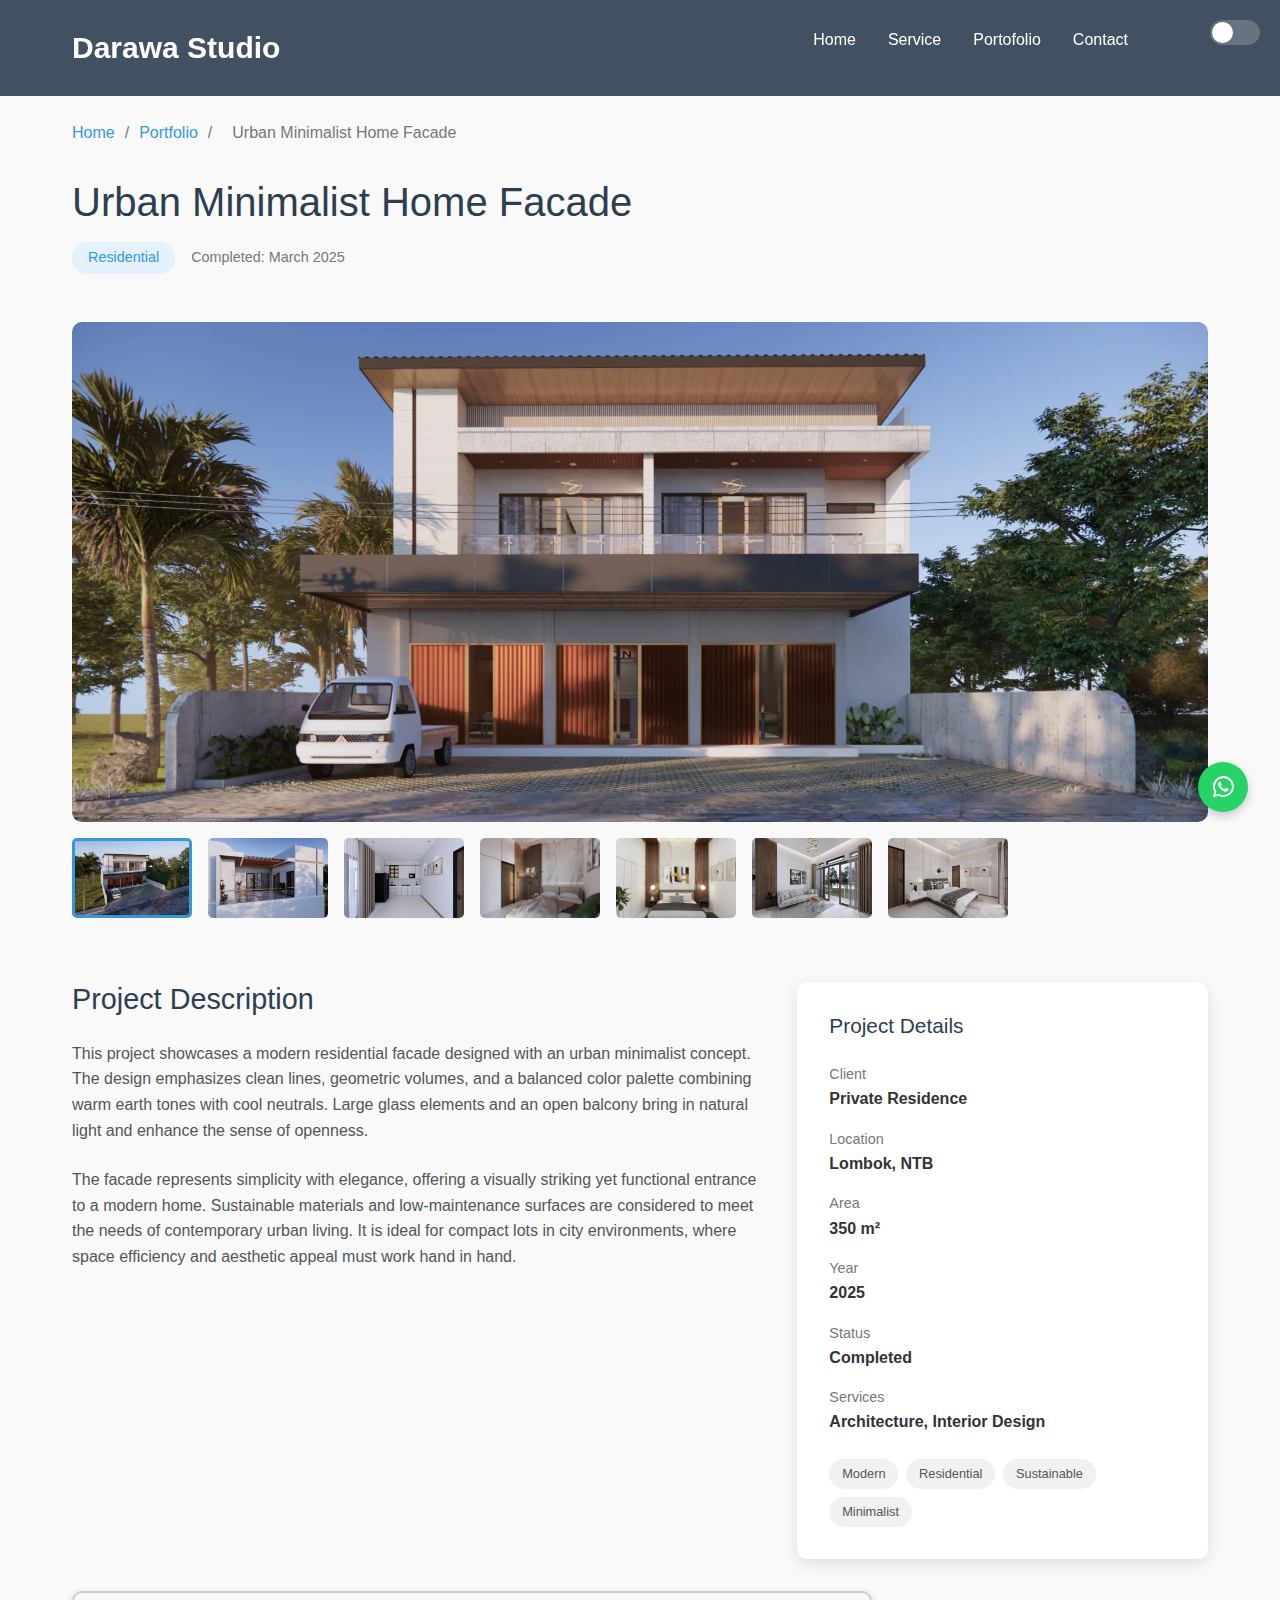
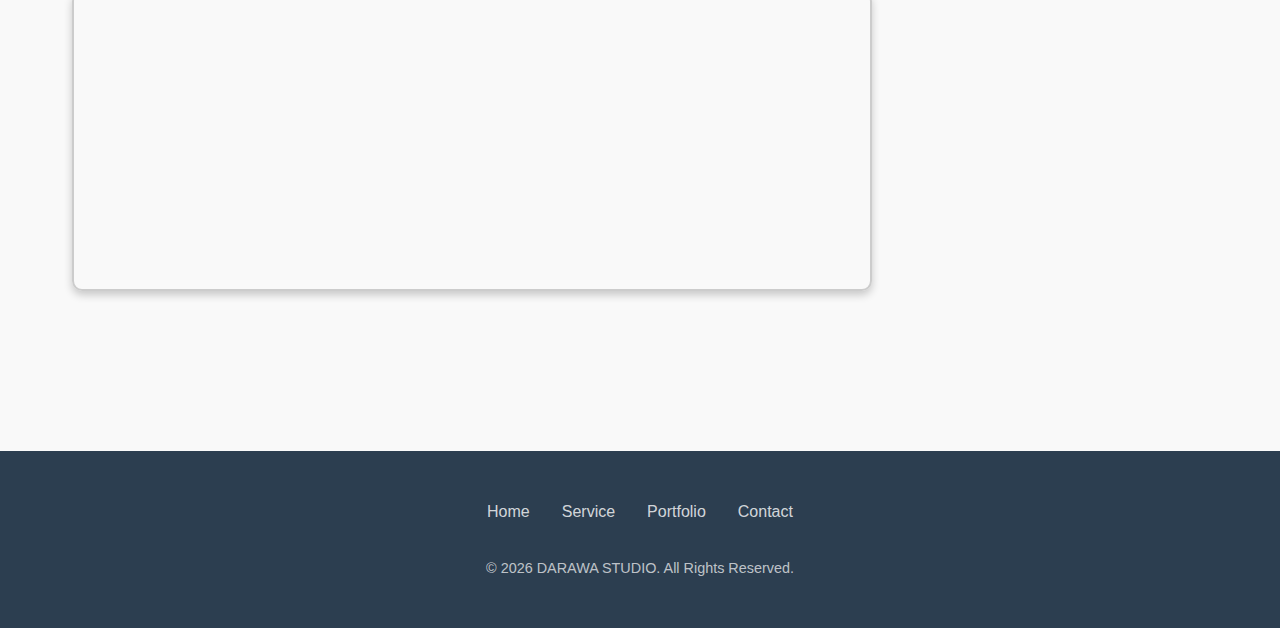
<file: 1.html>
<!DOCTYPE html>
<html lang="en">
  <head>
    <meta charset="UTF-8" />
    <meta name="viewport" content="width=device-width, initial-scale=1.0" />
    <title>DARAWA STUDIO</title>
    <link
      rel="stylesheet"
      href="https://cdnjs.cloudflare.com/ajax/libs/font-awesome/6.0.0-beta2/css/all.min.css"
    />
    <link
      href="https://cdn.jsdelivr.net/npm/bootstrap@5.3.2/dist/css/bootstrap.min.css"
      rel="stylesheet"
    />
    <style>
      /* Reset and Base Styles */
      * {
        margin: 0;
        padding: 0;
        box-sizing: border-box;
        font-family: "Poppins", sans-serif;
      }

      body {
        background-color: #f9f9f9;
        color: #333;
        line-height: 1.6;
        overflow-x: hidden;
      }

      /* Header */
      header {
        background: linear-gradient(135deg, #2c3e50, #3498db);
        color: white;
        padding: 1.5rem;
        position: relative;
        overflow: hidden;
      }

      nav {
        display: flex;
        justify-content: space-between;
        align-items: center;
        position: fixed;
        top: 0;
        left: 0;
        width: 100%;
        padding: 1.5rem;
        z-index: 1000;
        transition: all 0.3s ease;
        background-color: rgba(44, 62, 80, 0.9);
      }

      .nav-container {
        display: flex;
        justify-content: space-between;
        align-items: center;
        width: 100%;
        max-width: 1200px;
        margin: 0 auto;
        padding: 0 2rem;
      }

      .logo {
        font-size: 1.8rem;
        font-weight: 700;
        cursor: pointer;
        color: white;
      }

      .nav-links {
        display: flex;
        list-style: none;
        margin-right: 80px;
      }

      .nav-links li {
        margin-left: 2rem;
      }

      .nav-links a {
        color: white;
        text-decoration: none;
        font-weight: 500;
        transition: color 0.3s;
      }

      .nav-links a:hover {
        color: #74b9ff;
      }

      .burger {
        display: none;
        cursor: pointer;
        width: 0.1px;
        padding-top: 25px;
      }

      .burger div {
        width: 25px;
        height: 3px;
        align-items: center;
        display: flex;
        justify-content: center;
        padding-left: 50%;
        background-color: white;
        margin: 5px;
        transition: all 0.3s ease;
      }

      /* Project Detail Styles */
      .project-detail {
        padding: 120px 2rem 5rem;
        max-width: 1200px;
        margin: 0 auto;
      }

      .project-breadcrumb {
        margin-bottom: 2rem;
        display: flex;
        align-items: center;
      }

      .project-breadcrumb a {
        color: #3498db;
        text-decoration: none;
        transition: color 0.3s;
      }

      .project-breadcrumb a:hover {
        color: #2c3e50;
      }

      .project-breadcrumb span {
        margin: 0 10px;
        color: #777;
      }

      .project-heading {
        margin-bottom: 3rem;
      }

      .project-heading h1 {
        font-size: 2.5rem;
        color: #2c3e50;
        margin-bottom: 1rem;
      }

      .project-meta {
        display: flex;
        align-items: center;
        margin-bottom: 1rem;
        flex-wrap: wrap;
      }

      .project-category {
        background-color: #e3f2fd;
        color: #3498db;
        padding: 0.3rem 1rem;
        border-radius: 30px;
        font-size: 0.9rem;
        margin-right: 1rem;
      }

      .project-date {
        color: #777;
        font-size: 0.9rem;
      }

      /* Image Gallery */
      .project-gallery {
        margin-bottom: 3rem;
      }

      .gallery-main {
        position: relative;
        height: 500px;
        overflow: hidden;
        border-radius: 10px;
        margin-bottom: 1rem;
      }

      .gallery-main img {
        width: 100%;
        height: 100%;
        object-fit: cover;
        transition: transform 0.5s;
      }

      .gallery-thumbnails {
        display: flex;
        gap: 1rem;
        overflow-x: auto;
        padding-bottom: 1rem;
      }

      .gallery-thumbnail {
        width: 120px;
        height: 80px;
        border-radius: 5px;
        overflow: hidden;
        cursor: pointer;
        transition: transform 0.3s;
      }

      .gallery-thumbnail:hover {
        transform: translateY(-5px);
      }

      .gallery-thumbnail img {
        width: 100%;
        height: 100%;
        object-fit: cover;
      }

      .gallery-thumbnail.active {
        border: 3px solid #3498db;
      }

      /* Project Content */
      .project-content {
        display: flex;
        flex-wrap: wrap;
        gap: 2rem;
      }

      .project-description {
        flex: 2;
        min-width: 300px;
      }

      .project-description h2 {
        font-size: 1.8rem;
        color: #2c3e50;
        margin-bottom: 1.5rem;
      }

      .project-description p {
        margin-bottom: 1.5rem;
        color: #555;
      }

      .project-details {
        flex: 1;
        min-width: 250px;
        background-color: white;
        padding: 2rem;
        border-radius: 10px;
        box-shadow: 0 5px 15px rgba(0, 0, 0, 0.1);
      }

      .project-details h3 {
        font-size: 1.3rem;
        color: #2c3e50;
        margin-bottom: 1.5rem;
      }

      .project-detail-item {
        margin-bottom: 1rem;
        display: flex;
        flex-direction: column;
      }

      .detail-label {
        color: #777;
        font-size: 0.9rem;
      }

      .detail-value {
        font-weight: 600;
        color: #333;
      }

      .project-tags {
        display: flex;
        flex-wrap: wrap;
        gap: 0.5rem;
        margin-top: 1.5rem;
      }

      .project-tag {
        background-color: #f1f1f1;
        color: #555;
        padding: 0.3rem 0.8rem;
        border-radius: 20px;
        font-size: 0.8rem;
      }

      /* Related Projects */
      .related-projects {
        margin-top: 5rem;
      }

      .related-projects h2 {
        font-size: 1.8rem;
        color: #2c3e50;
        margin-bottom: 2rem;
      }

      .related-grid {
        display: grid;
        grid-template-columns: repeat(auto-fill, minmax(300px, 1fr));
        gap: 2rem;
      }

      /* Project Navigation */
      .project-navigation {
        display: flex;
        justify-content: space-between;
        margin-top: 5rem;
        padding-top: 2rem;
        border-top: 1px solid #eee;
      }

      .nav-item {
        display: flex;
        align-items: center;
        text-decoration: none;
        color: #333;
        transition: color 0.3s;
      }

      .nav-item:hover {
        color: #3498db;
      }

      .nav-item i {
        margin: 0 10px;
      }

      .nav-prev i {
        margin-right: 10px;
      }

      .nav-next i {
        margin-left: 10px;
      }

      /* Footer */
      footer {
        background-color: #2c3e50;
        color: white;
        text-align: center;
        padding: 2rem;
        margin-top: 5rem;
      }

      .footer-content {
        max-width: 800px;
        margin: 0 auto;
      }

      .footer-links {
        display: flex;
        justify-content: center;
        gap: 2rem;
        margin: 1rem 0;
      }

      .footer-link {
        color: rgba(255, 255, 255, 0.8);
        text-decoration: none;
        transition: color 0.3s;
      }

      .footer-link:hover {
        color: #74b9ff;
      }

      .copyright {
        margin-top: 2rem;
        color: rgba(255, 255, 255, 0.7);
        font-size: 0.9rem;
      }

      /* WhatsApp button */
      .whatsapp-float {
        position: fixed;
        bottom: 5.5rem;
        right: 2rem;
        width: 50px;
        height: 50px;
        background-color: #25d366;
        color: white;
        border-radius: 50%;
        display: flex;
        align-items: center;
        justify-content: center;
        cursor: pointer;
        box-shadow: 0 4px 10px rgba(0, 0, 0, 0.2);
        z-index: 1000;
        transition: transform 0.3s, box-shadow 0.3s;
        text-decoration: none;
      }

      .whatsapp-float:hover {
        transform: translateY(-5px);
        box-shadow: 0 8px 15px rgba(0, 0, 0, 0.25);
      }

      .whatsapp-float i {
        font-size: 1.5rem;
      }

      /* Scroll to top button */
      .scroll-top {
        position: fixed;
        bottom: 2rem;
        right: 2rem;
        width: 40px;
        height: 40px;
        background-color: #3498db;
        color: white;
        border-radius: 50%;
        display: flex;
        align-items: center;
        justify-content: center;
        cursor: pointer;
        opacity: 0;
        visibility: hidden;
        transition: opacity 0.3s, visibility 0.3s, background-color 0.3s;
        z-index: 1000;
      }

      .scroll-top.show {
        opacity: 1;
        visibility: visible;
      }

      .scroll-top:hover {
        background-color: #2c3e50;
      }

      /* Dark Mode Styles */
      .dark-mode {
        background-color: #222;
        color: #f1f1f1;
      }

      .dark-mode .project-heading h1,
      .dark-mode .project-description h2,
      .dark-mode .project-details h3,
      .dark-mode .related-projects h2 {
        color: #f1f1f1;
      }

      .dark-mode .project-description p {
        color: #ccc;
      }

      .dark-mode .project-details {
        background-color: #333;
        box-shadow: 0 5px 15px rgba(0, 0, 0, 0.3);
      }

      .dark-mode .detail-value {
        color: #f1f1f1;
      }

      .dark-mode .project-tag {
        background-color: #444;
        color: #ccc;
      }

      .dark-mode .nav-item {
        color: #f1f1f1;
      }

      .dark-mode .project-breadcrumb a {
        color: #74b9ff;
      }

      .dark-mode .project-breadcrumb span {
        color: #aaa;
      }

      /* Responsive styles */
      @media screen and (max-width: 768px) {
        .nav-links {
          position: absolute;
          right: 0;
          top: 70px;
          background-color: #2c3e50;
          display: flex;
          flex-direction: column;
          align-items: center;
          width: 45%;
          transform: translateX(100%);
          transition: transform 0.5s ease-in;
          z-index: 100;
          margin-right: 0;
          border-radius: 25px;
        }

        .nav-links li {
          opacity: 0;
          margin: 1rem 0;
        }

        .burger {
          display: block;
        }

        .nav-active {
          transform: translateX(0%);
        }

        .gallery-main {
          height: 300px;
        }

        .project-content {
          flex-direction: column;
        }

        .project-details {
          width: 100%;
        }
      }

      /* Animation */
      @keyframes fadeIn {
        from {
          opacity: 0;
          transform: translateY(20px);
        }
        to {
          opacity: 1;
          transform: translateY(0);
        }
      }

      .fade-in {
        animation: fadeIn 0.8s ease forwards;
      }

      /* Theme Switch */
      .theme-switch {
        position: fixed;
        top: 20px;
        right: 20px;
        width: 50px;
        height: 25px;
        background-color: rgba(255, 255, 255, 0.2);
        border-radius: 25px;
        cursor: pointer;
        z-index: 1010;
      }

      .theme-switch::before {
        content: "";
        position: absolute;
        top: 2px;
        left: 2px;
        width: 21px;
        height: 21px;
        background-color: white;
        border-radius: 50%;
        transition: transform 0.3s;
      }

      .dark-mode .theme-switch::before {
        transform: translateX(25px);
      }

      /* maps */
      .map-container {
        width: 100%;
        max-width: 800px;
        height: 300px;
        border: 2px solid #ccc;
        border-radius: 10px;
        overflow: hidden;
        box-shadow: 0 4px 8px rgba(0, 0, 0, 0.2);
      }

      iframe {
        width: 100%;
        height: 100%;
        border: 0;
      }
    </style>
  </head>
  <body>
    <!-- Theme Switch -->
    <div class="theme-switch"></div>

    <!-- Header and Navigation -->
    <nav>
      <div class="nav-container">
        <a
          href="index.html#home"
          style="text-decoration: none; color: white; font-size: 30px"
          ><b>Darawa Studio</b></a
        >
        <ul class="nav-links">
          <li><a href="index.html#home">Home</a></li>
          <li><a href="index.html#Service">Service</a></li>
          <li><a href="index.html#portofolio">Portofolio</a></li>
          <li><a href="index.html#contact">Contact</a></li>
        </ul>
        <div class="burger">
          <div class="line1"></div>
          <div class="line2"></div>
          <div class="line3"></div>
        </div>
      </div>
    </nav>

    <!-- Project Detail Section -->
    <section class="project-detail">
      <div class="project-breadcrumb">
        <a href="index.html">Home</a>
        <span>/</span>
        <a href="index.html#portofolio">Portfolio</a>
        <span>/</span>
        <span id="project-name">Urban Minimalist Home Facade</span>
      </div>

      <div class="project-heading fade-in">
        <h1 id="project-title">Urban Minimalist Home Facade</h1>
        <div class="project-meta">
          <div class="project-category">Residential</div>
          <div class="project-date">Completed: March 2025</div>
        </div>
      </div>

      <div class="project-gallery fade-in">
        <div class="gallery-main">
          <img
            src="img/1-20250517T135053Z-1-001/1/1.2.jpg"
            alt="Project Main Image"
            id="main-image"
          />
        </div>
        <div class="gallery-thumbnails">
          <div class="gallery-thumbnail active" data-img="img/">
            <img src="img/1-20250517T135053Z-1-001/1/3.jpg" alt="Thumbnail 1" />
          </div>
          <div
            class="gallery-thumbnail"
            data-img="img/1-20250517T135053Z-1-001/1/5.jpg"
          >
            <img src="img/1-20250517T135053Z-1-001/1/5.jpg" alt="Thumbnail 2" />
          </div>
          <div
            class="gallery-thumbnail"
            data-img="img/1-20250517T135053Z-1-001/1/dapur.jpg"
          >
            <img
              src="img/1-20250517T135053Z-1-001/1/dapur.jpg"
              alt="Thumbnail 3"
            />
          </div>
          <div
            class="gallery-thumbnail"
            data-img="img/1-20250517T135053Z-1-001/1/k1.3.jpg"
          >
            <img
              src="img/1-20250517T135053Z-1-001/1/k1.3.jpg"
              alt="Thumbnail 5"
            />
          </div>
          <div
            class="gallery-thumbnail"
            data-img="img/1-20250517T135053Z-1-001/1/k2.jpg"
          >
            <img
              src="img/1-20250517T135053Z-1-001/1/k2.jpg"
              alt="Thumbnail 5"
            />
          </div>
          <div
            class="gallery-thumbnail"
            data-img="img/1-20250517T135053Z-1-001/1/kt.jpg"
          >
            <img
              src="img/1-20250517T135053Z-1-001/1/kt.jpg"
              alt="Thumbnail 5"
            />
          </div>
          <div
            class="gallery-thumbnail"
            data-img="img/1-20250517T135053Z-1-001/1/ku1.jpg"
          >
            <img
              src="img/1-20250517T135053Z-1-001/1/ku1.jpg"
              alt="Thumbnail 5"
            />
          </div>
        </div>
      </div>
      <div class="project-content">
        <div class="project-description fade-in">
          <h2>Project Description</h2>
          <p>
            This project showcases a modern residential facade designed with an
            urban minimalist concept. The design emphasizes clean lines,
            geometric volumes, and a balanced color palette combining warm earth
            tones with cool neutrals. Large glass elements and an open balcony
            bring in natural light and enhance the sense of openness.
          </p>
          <p>
            The facade represents simplicity with elegance, offering a visually
            striking yet functional entrance to a modern home. Sustainable
            materials and low-maintenance surfaces are considered to meet the
            needs of contemporary urban living. It is ideal for compact lots in
            city environments, where space efficiency and aesthetic appeal must
            work hand in hand.
          </p>
        </div>

        <div class="project-details fade-in">
          <h3>Project Details</h3>
          <div class="project-detail-item">
            <span class="detail-label">Client</span>
            <span class="detail-value">Private Residence</span>
          </div>
          <div class="project-detail-item">
            <span class="detail-label">Location</span>
            <span class="detail-value">Lombok, NTB</span>
          </div>
          <div class="project-detail-item">
            <span class="detail-label">Area</span>
            <span class="detail-value">350 m²</span>
          </div>
          <div class="project-detail-item">
            <span class="detail-label">Year</span>
            <span class="detail-value">2025</span>
          </div>
          <div class="project-detail-item">
            <span class="detail-label">Status</span>
            <span class="detail-value">Completed</span>
          </div>
          <div class="project-detail-item">
            <span class="detail-label">Services</span>
            <span class="detail-value">Architecture, Interior Design</span>
          </div>

          <div class="project-tags">
            <div class="project-tag">Modern</div>
            <div class="project-tag">Residential</div>
            <div class="project-tag">Sustainable</div>
            <div class="project-tag">Minimalist</div>
          </div>
        </div>
        <!-- disini maps!! -->
        <div class="map-container">
          <iframe
            src="https://www.google.com/maps/embed?pb=!1m18!1m12!1m3!1d126916.11867609498!2d106.6894299773169!3d-6.229728021398184!2m3!1f0!2f0!3f0!3m2!1i1024!2i768!4f13.1!3m3!1m2!1s0x2e69f1577f793e67%3A0x401576d14fedc50!2sJakarta!5e0!3m2!1sid!2sid!4v1700000000000!5m2!1sid!2sid"
            allowfullscreen=""
            loading="lazy"
            referrerpolicy="no-referrer-when-downgrade"
          >
          </iframe>
        </div>
      </div>
    </section>

    <!-- Footer -->
    <footer>
      <div class="footer-content">
        <div class="footer-links">
          <a href="index.html#home" class="footer-link">Home</a>
          <a href="index.html#Service" class="footer-link">Service</a>
          <a href="index.html#portofolio" class="footer-link">Portfolio</a>
          <a href="index.html#contact" class="footer-link">Contact</a>
        </div>
        <p class="copyright">
          &copy; <span id="current-year"></span> DARAWA STUDIO. All Rights
          Reserved.
        </p>
      </div>
    </footer>

    <!-- WhatsApp floating button -->
    <a
      href="https://wa.me/6285338213668"
      target="_blank"
      class="whatsapp-float"
    >
      <i class="fab fa-whatsapp"></i>
    </a>

    <!-- Scroll to top button -->
    <div class="scroll-top">
      <i class="fas fa-arrow-up"></i>
    </div>

    <script>
      // Preloader
      window.addEventListener("load", function () {
        document.body.classList.add("loaded");
      });

      // Navigation
      const navSlide = () => {
        const burger = document.querySelector(".burger");
        const nav = document.querySelector(".nav-links");
        const navLinks = document.querySelectorAll(".nav-links li");

        burger.addEventListener("click", () => {
          // Toggle Nav
          nav.classList.toggle("nav-active");

          // Animate Links
          navLinks.forEach((link, index) => {
            if (link.style.animation) {
              link.style.animation = "";
            } else {
              link.style.animation = `fadeIn 0.5s ease forwards ${
                index / 7 + 0.3
              }s`;
            }
          });

          // Burger Animation
          burger.classList.toggle("toggle");
        });
      };

      navSlide();

      // Smooth scrolling for navigation
      document.querySelectorAll('a[href^="#"]').forEach((anchor) => {
        anchor.addEventListener("click", function (e) {
          e.preventDefault();
          document.querySelector(this.getAttribute("href"))?.scrollIntoView({
            behavior: "smooth",
          });
        });
      });

      // Scroll to top button
      const scrollTopBtn = document.querySelector(".scroll-top");
      const navbar = document.querySelector("nav");

      window.addEventListener("scroll", () => {
        // Scroll to top button visibility
        if (window.pageYOffset > 300) {
          scrollTopBtn.classList.add("show");
        } else {
          scrollTopBtn.classList.remove("show");
        }

        // Navbar scroll effect
        if (window.pageYOffset > 50) {
          navbar.classList.add("scrolled");
        } else {
          navbar.classList.remove("scrolled");
        }
      });

      scrollTopBtn.addEventListener("click", () => {
        window.scrollTo({
          top: 0,
          behavior: "smooth",
        });
      });

      // Gallery image switcher
      const mainImage = document.getElementById("main-image");
      const thumbnails = document.querySelectorAll(".gallery-thumbnail");

      thumbnails.forEach((thumbnail) => {
        thumbnail.addEventListener("click", () => {
          // Update active class
          thumbnails.forEach((thumb) => thumb.classList.remove("active"));
          thumbnail.classList.add("active");

          // Update main image
          const imgSrc = thumbnail.getAttribute("data-img");
          mainImage.src = imgSrc;
          mainImage.style.opacity = "0";
          setTimeout(() => {
            mainImage.style.opacity = "1";
          }, 100);
        });
      });

      // Dark mode toggle
      const themeSwitch = document.querySelector(".theme-switch");

      themeSwitch.addEventListener("click", () => {
        document.body.classList.toggle("dark-mode");

        // Save theme preference to local storage
        if (document.body.classList.contains("dark-mode")) {
          localStorage.setItem("theme", "dark");
        } else {
          localStorage.setItem("theme", "light");
        }
      });

      // Check for saved theme preference
      if (localStorage.getItem("theme") === "dark") {
        document.body.classList.add("dark-mode");
      }

      // Set current year in footer
      document.getElementById("current-year").textContent =
        new Date().getFullYear();

      // Get URL parameters to update content based on project
      function getUrlParameter(name) {
        name = name.replace(/[\[]/, "\\[").replace(/[\]]/, "\\]");
        var regex = new RegExp("[\\?&]" + name + "=([^&#]*)");
        var results = regex.exec(location.search);
        return results === null
          ? ""
          : decodeURIComponent(results[1].replace(/\+/g, " "));
      }

      // Update project details based on URL parameter (for demonstration)
      const projectId = getUrlParameter("id");
      if (projectId) {
        // In a real implementation, you would fetch project details from a database
        // This is just a placeholder for demonstration
        console.log("Loading project ID:", projectId);
      }
    </script>
  </body>
</html>
</file>
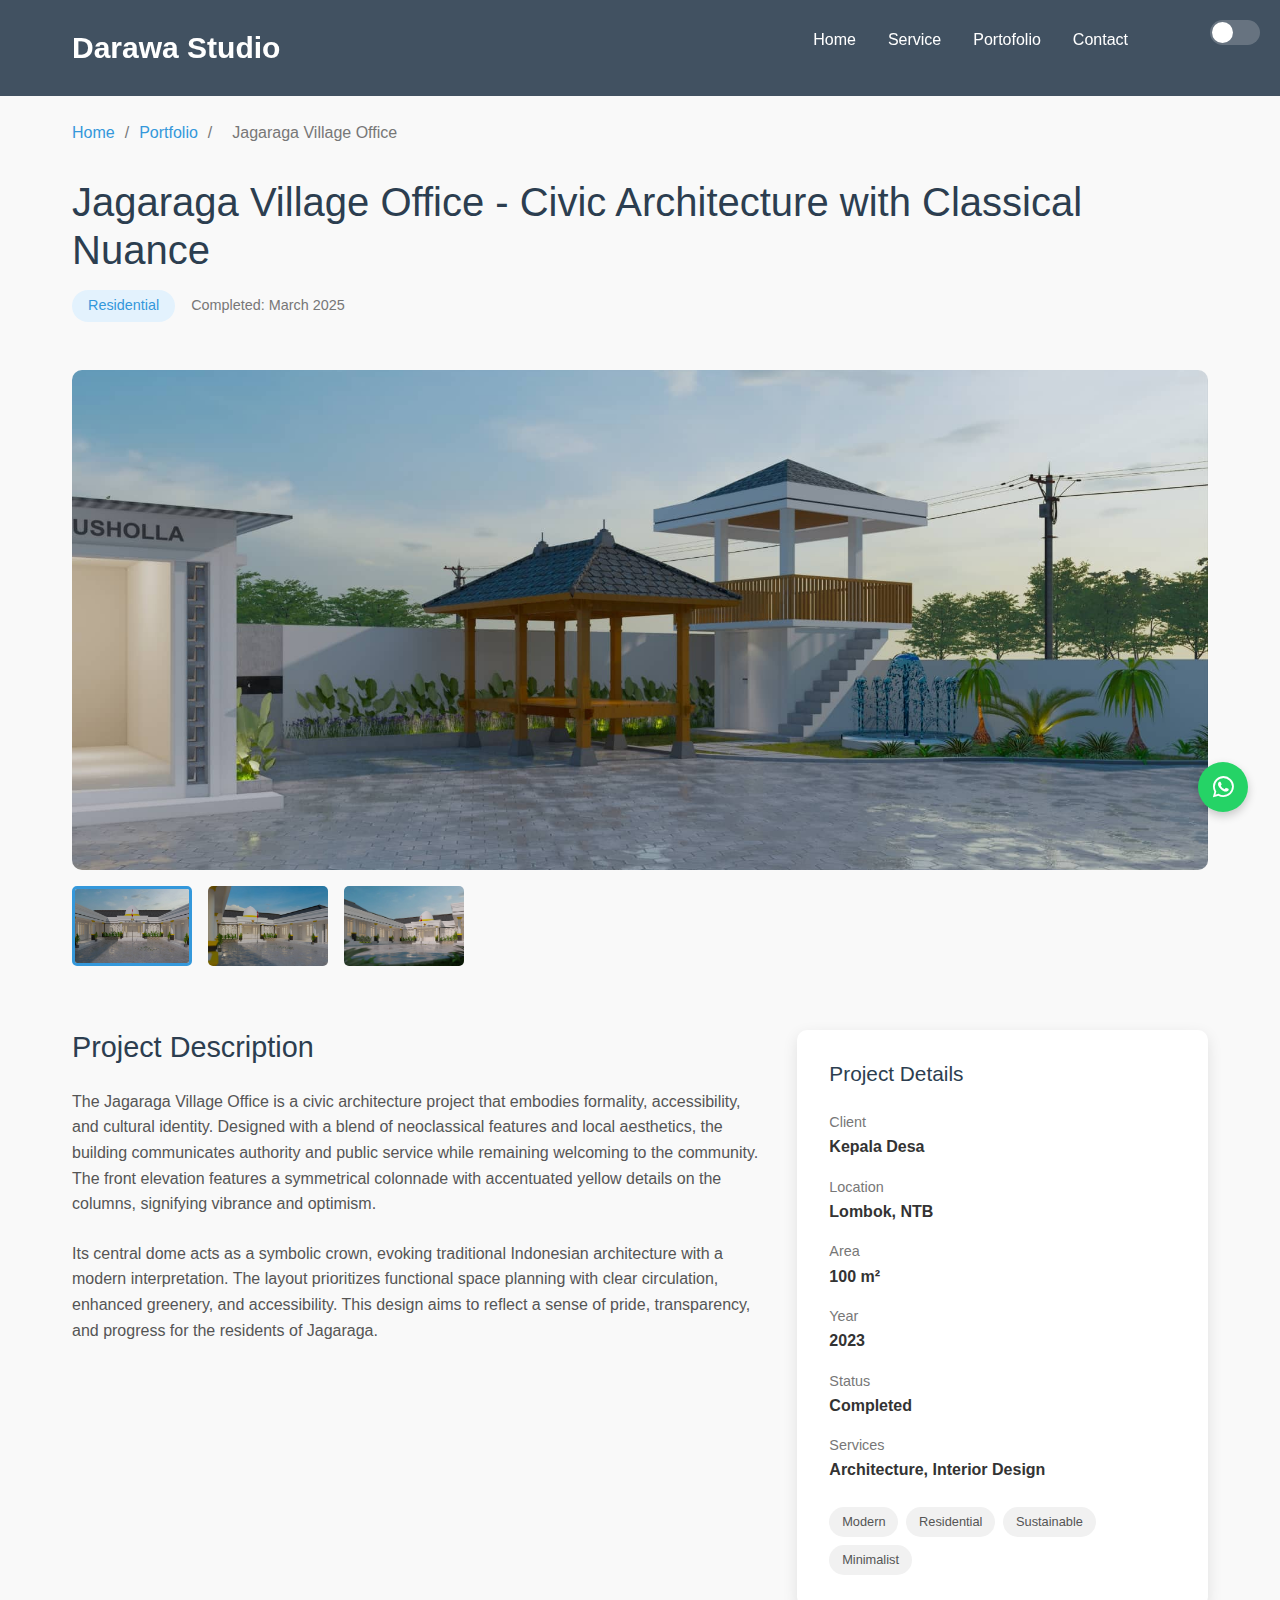
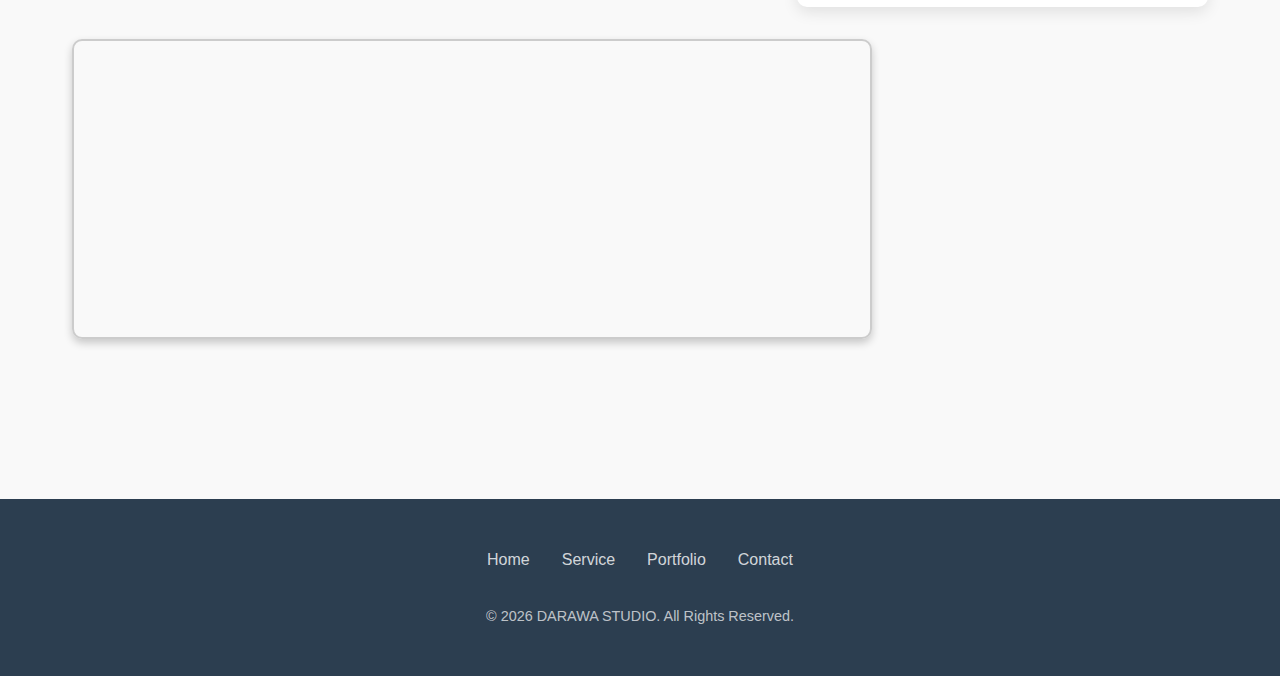
<file: kantor.html>
<!DOCTYPE html>
<html lang="en">
  <head>
    <meta charset="UTF-8" />
    <meta name="viewport" content="width=device-width, initial-scale=1.0" />
    <title>DARAWA STUDIO</title>
    <link
      rel="stylesheet"
      href="https://cdnjs.cloudflare.com/ajax/libs/font-awesome/6.0.0-beta2/css/all.min.css"
    />
    <link
      href="https://cdn.jsdelivr.net/npm/bootstrap@5.3.2/dist/css/bootstrap.min.css"
      rel="stylesheet"
    />
    <style>
      /* Reset and Base Styles */
      * {
        margin: 0;
        padding: 0;
        box-sizing: border-box;
        font-family: "Poppins", sans-serif;
      }

      body {
        background-color: #f9f9f9;
        color: #333;
        line-height: 1.6;
        overflow-x: hidden;
      }

      /* Header */
      header {
        background: linear-gradient(135deg, #2c3e50, #3498db);
        color: white;
        padding: 1.5rem;
        position: relative;
        overflow: hidden;
      }

      nav {
        display: flex;
        justify-content: space-between;
        align-items: center;
        position: fixed;
        top: 0;
        left: 0;
        width: 100%;
        padding: 1.5rem;
        z-index: 1000;
        transition: all 0.3s ease;
        background-color: rgba(44, 62, 80, 0.9);
      }

      .nav-container {
        display: flex;
        justify-content: space-between;
        align-items: center;
        width: 100%;
        max-width: 1200px;
        margin: 0 auto;
        padding: 0 2rem;
      }

      .logo {
        font-size: 1.8rem;
        font-weight: 700;
        cursor: pointer;
        color: white;
      }

      .nav-links {
        display: flex;
        list-style: none;
        margin-right: 80px;
      }

      .nav-links li {
        margin-left: 2rem;
      }

      .nav-links a {
        color: white;
        text-decoration: none;
        font-weight: 500;
        transition: color 0.3s;
      }

      .nav-links a:hover {
        color: #74b9ff;
      }

      .burger {
        display: none;
        cursor: pointer;
        width: 0.1px;
        padding-top: 25px;
      }

      .burger div {
        width: 25px;
        height: 3px;
        background-color: white;
        margin: 5px;
        transition: all 0.3s ease;
      }

      /* Project Detail Styles */
      .project-detail {
        padding: 120px 2rem 5rem;
        max-width: 1200px;
        margin: 0 auto;
      }

      .project-breadcrumb {
        margin-bottom: 2rem;
        display: flex;
        align-items: center;
      }

      .project-breadcrumb a {
        color: #3498db;
        text-decoration: none;
        transition: color 0.3s;
      }

      .project-breadcrumb a:hover {
        color: #2c3e50;
      }

      .project-breadcrumb span {
        margin: 0 10px;
        color: #777;
      }

      .project-heading {
        margin-bottom: 3rem;
      }

      .project-heading h1 {
        font-size: 2.5rem;
        color: #2c3e50;
        margin-bottom: 1rem;
      }

      .project-meta {
        display: flex;
        align-items: center;
        margin-bottom: 1rem;
        flex-wrap: wrap;
      }

      .project-category {
        background-color: #e3f2fd;
        color: #3498db;
        padding: 0.3rem 1rem;
        border-radius: 30px;
        font-size: 0.9rem;
        margin-right: 1rem;
      }

      .project-date {
        color: #777;
        font-size: 0.9rem;
      }

      /* Image Gallery */
      .project-gallery {
        margin-bottom: 3rem;
      }

      .gallery-main {
        position: relative;
        height: 500px;
        overflow: hidden;
        border-radius: 10px;
        margin-bottom: 1rem;
      }

      .gallery-main img {
        width: 100%;
        height: 100%;
        object-fit: cover;
        transition: transform 0.5s;
      }

      .gallery-thumbnails {
        display: flex;
        gap: 1rem;
        overflow-x: auto;
        padding-bottom: 1rem;
      }

      .gallery-thumbnail {
        width: 120px;
        height: 80px;
        border-radius: 5px;
        overflow: hidden;
        cursor: pointer;
        transition: transform 0.3s;
      }

      .gallery-thumbnail:hover {
        transform: translateY(-5px);
      }

      .gallery-thumbnail img {
        width: 100%;
        height: 100%;
        object-fit: cover;
      }

      .gallery-thumbnail.active {
        border: 3px solid #3498db;
      }

      /* Project Content */
      .project-content {
        display: flex;
        flex-wrap: wrap;
        gap: 2rem;
      }

      .project-description {
        flex: 2;
        min-width: 300px;
      }

      .project-description h2 {
        font-size: 1.8rem;
        color: #2c3e50;
        margin-bottom: 1.5rem;
      }

      .project-description p {
        margin-bottom: 1.5rem;
        color: #555;
      }

      .project-details {
        flex: 1;
        min-width: 250px;
        background-color: white;
        padding: 2rem;
        border-radius: 10px;
        box-shadow: 0 5px 15px rgba(0, 0, 0, 0.1);
      }

      .project-details h3 {
        font-size: 1.3rem;
        color: #2c3e50;
        margin-bottom: 1.5rem;
      }

      .project-detail-item {
        margin-bottom: 1rem;
        display: flex;
        flex-direction: column;
      }

      .detail-label {
        color: #777;
        font-size: 0.9rem;
      }

      .detail-value {
        font-weight: 600;
        color: #333;
      }

      .project-tags {
        display: flex;
        flex-wrap: wrap;
        gap: 0.5rem;
        margin-top: 1.5rem;
      }

      .project-tag {
        background-color: #f1f1f1;
        color: #555;
        padding: 0.3rem 0.8rem;
        border-radius: 20px;
        font-size: 0.8rem;
      }

      /* Related Projects */
      .related-projects {
        margin-top: 5rem;
      }

      .related-projects h2 {
        font-size: 1.8rem;
        color: #2c3e50;
        margin-bottom: 2rem;
      }

      .related-grid {
        display: grid;
        grid-template-columns: repeat(auto-fill, minmax(300px, 1fr));
        gap: 2rem;
      }

      /* Project Navigation */
      .project-navigation {
        display: flex;
        justify-content: space-between;
        margin-top: 5rem;
        padding-top: 2rem;
        border-top: 1px solid #eee;
      }

      .nav-item {
        display: flex;
        align-items: center;
        text-decoration: none;
        color: #333;
        transition: color 0.3s;
      }

      .nav-item:hover {
        color: #3498db;
      }

      .nav-item i {
        margin: 0 10px;
      }

      .nav-prev i {
        margin-right: 10px;
      }

      .nav-next i {
        margin-left: 10px;
      }

      /* Footer */
      footer {
        background-color: #2c3e50;
        color: white;
        text-align: center;
        padding: 2rem;
        margin-top: 5rem;
      }

      .footer-content {
        max-width: 800px;
        margin: 0 auto;
      }

      .footer-links {
        display: flex;
        justify-content: center;
        gap: 2rem;
        margin: 1rem 0;
      }

      .footer-link {
        color: rgba(255, 255, 255, 0.8);
        text-decoration: none;
        transition: color 0.3s;
      }

      .footer-link:hover {
        color: #74b9ff;
      }

      .copyright {
        margin-top: 2rem;
        color: rgba(255, 255, 255, 0.7);
        font-size: 0.9rem;
      }

      /* WhatsApp button */
      .whatsapp-float {
        position: fixed;
        bottom: 5.5rem;
        right: 2rem;
        width: 50px;
        height: 50px;
        background-color: #25d366;
        color: white;
        border-radius: 50%;
        display: flex;
        align-items: center;
        justify-content: center;
        cursor: pointer;
        box-shadow: 0 4px 10px rgba(0, 0, 0, 0.2);
        z-index: 1000;
        transition: transform 0.3s, box-shadow 0.3s;
        text-decoration: none;
      }

      .whatsapp-float:hover {
        transform: translateY(-5px);
        box-shadow: 0 8px 15px rgba(0, 0, 0, 0.25);
      }

      .whatsapp-float i {
        font-size: 1.5rem;
      }

      /* Scroll to top button */
      .scroll-top {
        position: fixed;
        bottom: 2rem;
        right: 2rem;
        width: 40px;
        height: 40px;
        background-color: #3498db;
        color: white;
        border-radius: 50%;
        display: flex;
        align-items: center;
        justify-content: center;
        cursor: pointer;
        opacity: 0;
        visibility: hidden;
        transition: opacity 0.3s, visibility 0.3s, background-color 0.3s;
        z-index: 1000;
      }

      .scroll-top.show {
        opacity: 1;
        visibility: visible;
      }

      .scroll-top:hover {
        background-color: #2c3e50;
      }

      /* Dark Mode Styles */
      .dark-mode {
        background-color: #222;
        color: #f1f1f1;
      }

      .dark-mode .project-heading h1,
      .dark-mode .project-description h2,
      .dark-mode .project-details h3,
      .dark-mode .related-projects h2 {
        color: #f1f1f1;
      }

      .dark-mode .project-description p {
        color: #ccc;
      }

      .dark-mode .project-details {
        background-color: #333;
        box-shadow: 0 5px 15px rgba(0, 0, 0, 0.3);
      }

      .dark-mode .detail-value {
        color: #f1f1f1;
      }

      .dark-mode .project-tag {
        background-color: #444;
        color: #ccc;
      }

      .dark-mode .nav-item {
        color: #f1f1f1;
      }

      .dark-mode .project-breadcrumb a {
        color: #74b9ff;
      }

      .dark-mode .project-breadcrumb span {
        color: #aaa;
      }

      /* Responsive styles */
      @media screen and (max-width: 768px) {
        .nav-links {
          position: absolute;
          right: 0;
          top: 70px;
          background-color: #2c3e50;
          display: flex;
          flex-direction: column;
          align-items: center;
          width: 45%;
          transform: translateX(100%);
          transition: transform 0.5s ease-in;
          z-index: 100;
          margin-right: 0;
          border-radius: 25px;
        }

        .nav-links li {
          opacity: 0;
          margin: 1rem 0;
        }

        .burger {
          display: block;
        }

        .nav-active {
          transform: translateX(0%);
        }

        .gallery-main {
          height: 300px;
        }

        .project-content {
          flex-direction: column;
        }

        .project-details {
          width: 100%;
        }
      }

      /* Animation */
      @keyframes fadeIn {
        from {
          opacity: 0;
          transform: translateY(20px);
        }
        to {
          opacity: 1;
          transform: translateY(0);
        }
      }

      .fade-in {
        animation: fadeIn 0.8s ease forwards;
      }

      /* Theme Switch */
      .theme-switch {
        position: fixed;
        top: 20px;
        right: 20px;
        width: 50px;
        height: 25px;
        background-color: rgba(255, 255, 255, 0.2);
        border-radius: 25px;
        cursor: pointer;
        z-index: 1010;
      }

      .theme-switch::before {
        content: "";
        position: absolute;
        top: 2px;
        left: 2px;
        width: 21px;
        height: 21px;
        background-color: white;
        border-radius: 50%;
        transition: transform 0.3s;
      }

      .dark-mode .theme-switch::before {
        transform: translateX(25px);
      }

      /* maps */
      .map-container {
      width: 100%;
      max-width: 800px;
      height: 300px;
      border: 2px solid #ccc;
      border-radius: 10px;
      overflow: hidden;
      box-shadow: 0 4px 8px rgba(0,0,0,0.2);
    }

    iframe {
      width: 100%;
      height: 100%;
      border: 0;
    }
    </style>
  </head>
  <body>
    <!-- Theme Switch -->
    <div class="theme-switch"></div>

    <!-- Header and Navigation -->
    <nav>
      <div class="nav-container">
        <div class="logo">
          <a
            href="index.html#home"
            style="text-decoration: none; color: white; font-size: 30px"
            ><b>Darawa Studio</b></a
          >
        </div>
        <ul class="nav-links">
          <li><a href="index.html#home">Home</a></li>
          <li><a href="index.html#Service">Service</a></li>
          <li><a href="index.html#portofolio">Portofolio</a></li>
          <li><a href="index.html#contact">Contact</a></li>
        </ul>
        <div class="burger">
          <div class="line1"></div>
          <div class="line2"></div>
          <div class="line3"></div>
        </div>
      </div>
    </nav>

    <!-- Project Detail Section -->
    <section class="project-detail">
      <div class="project-breadcrumb">
        <a href="index.html">Home</a>
        <span>/</span>
        <a href="index.html#portofolio">Portfolio</a>
        <span>/</span>
        <span id="project-name">Jagaraga Village Office</span>
      </div>

      <div class="project-heading fade-in">
        <h1 id="project-title">
          Jagaraga Village Office - Civic Architecture with Classical Nuance
        </h1>
        <div class="project-meta">
          <div class="project-category">Residential</div>
          <div class="project-date">Completed: March 2025</div>
        </div>
      </div>

      <div class="project-gallery fade-in">
        <div class="gallery-main">
          <img
            src="img/KANTO DESA JAGARAGA-20250516T172429Z-1-001/KANTO DESA JAGARAGA/1.6.jpg"
            alt="Project Main Image"
            id="main-image"
          />
        </div>
        <div class="gallery-thumbnails">
          <div
            class="gallery-thumbnail active"
            data-img="img/KANTO DESA JAGARAGA-20250516T172429Z-1-001/KANTO DESA JAGARAGA/14.jpg"
          >
            <img
              src="img/KANTO DESA JAGARAGA-20250516T172429Z-1-001/KANTO DESA JAGARAGA/14.jpg"
              alt="Thumbnail 1"
            />
          </div>
          <div
            class="gallery-thumbnail"
            data-img="img/KANTO DESA JAGARAGA-20250516T172429Z-1-001/KANTO DESA JAGARAGA/5.jpg"
          >
            <img
              src="img/KANTO DESA JAGARAGA-20250516T172429Z-1-001/KANTO DESA JAGARAGA/5.jpg"
              alt="Thumbnail 2"
            />
          </div>
          <div
            class="gallery-thumbnail"
            data-img="img/KANTO DESA JAGARAGA-20250516T172429Z-1-001/KANTO DESA JAGARAGA/tes.1jpg.jpg"
          >
            <img
              src="img/KANTO DESA JAGARAGA-20250516T172429Z-1-001/KANTO DESA JAGARAGA/tes.1jpg.jpg"
              alt="Thumbnail 3"
            />
          </div>
        </div>
      </div>

      <div class="project-content">
        <div class="project-description fade-in">
          <h2>Project Description</h2>
          <p>
            The Jagaraga Village Office is a civic architecture project that
            embodies formality, accessibility, and cultural identity. Designed
            with a blend of neoclassical features and local aesthetics, the
            building communicates authority and public service while remaining
            welcoming to the community. The front elevation features a
            symmetrical colonnade with accentuated yellow details on the
            columns, signifying vibrance and optimism.
          </p>
          <p>
            Its central dome acts as a symbolic crown, evoking traditional
            Indonesian architecture with a modern interpretation. The layout
            prioritizes functional space planning with clear circulation,
            enhanced greenery, and accessibility. This design aims to reflect a
            sense of pride, transparency, and progress for the residents of
            Jagaraga.
          </p>
        </div>

        <div class="project-details fade-in">
          <h3>Project Details</h3>
          <div class="project-detail-item">
            <span class="detail-label">Client</span>
            <span class="detail-value">Kepala Desa</span>
          </div>
          <div class="project-detail-item">
            <span class="detail-label">Location</span>
            <span class="detail-value">Lombok, NTB</span>
          </div>
          <div class="project-detail-item">
            <span class="detail-label">Area</span>
            <span class="detail-value">100 m²</span>
          </div>
          <div class="project-detail-item">
            <span class="detail-label">Year</span>
            <span class="detail-value">2023</span>
          </div>
          <div class="project-detail-item">
            <span class="detail-label">Status</span>
            <span class="detail-value">Completed</span>
          </div>
          <div class="project-detail-item">
            <span class="detail-label">Services</span>
            <span class="detail-value">Architecture, Interior Design</span>
          </div>

          <div class="project-tags">
            <div class="project-tag">Modern</div>
            <div class="project-tag">Residential</div>
            <div class="project-tag">Sustainable</div>
            <div class="project-tag">Minimalist</div>
          </div>
        </div>
         <!-- disini maps!! -->
         <div class="map-container">
    <iframe 
      src="https://www.google.com/maps/embed?pb=!1m18!1m12!1m3!1d126916.11867609498!2d106.6894299773169!3d-6.229728021398184!2m3!1f0!2f0!3f0!3m2!1i1024!2i768!4f13.1!3m3!1m2!1s0x2e69f1577f793e67%3A0x401576d14fedc50!2sJakarta!5e0!3m2!1sid!2sid!4v1700000000000!5m2!1sid!2sid" 
      allowfullscreen="" 
      loading="lazy" 
      referrerpolicy="no-referrer-when-downgrade">
    </iframe>
  </div>
      </div>
    </section>

    <!-- Footer -->
    <footer>
      <div class="footer-content">
        <div class="footer-links">
          <a href="index.html#home" class="footer-link">Home</a>
          <a href="index.html#Service" class="footer-link">Service</a>
          <a href="index.html#portofolio" class="footer-link">Portfolio</a>
          <a href="index.html#contact" class="footer-link">Contact</a>
        </div>
        <p class="copyright">
          &copy; <span id="current-year"></span> DARAWA STUDIO. All Rights
          Reserved.
        </p>
      </div>
    </footer>

    <!-- WhatsApp floating button -->
    <a
      href="https://wa.me/6285338213668"
      target="_blank"
      class="whatsapp-float"
    >
      <i class="fab fa-whatsapp"></i>
    </a>

    <!-- Scroll to top button -->
    <div class="scroll-top">
      <i class="fas fa-arrow-up"></i>
    </div>

    <script>
      // Preloader
      window.addEventListener("load", function () {
        document.body.classList.add("loaded");
      });

      // Navigation
      const navSlide = () => {
        const burger = document.querySelector(".burger");
        const nav = document.querySelector(".nav-links");
        const navLinks = document.querySelectorAll(".nav-links li");

        burger.addEventListener("click", () => {
          // Toggle Nav
          nav.classList.toggle("nav-active");

          // Animate Links
          navLinks.forEach((link, index) => {
            if (link.style.animation) {
              link.style.animation = "";
            } else {
              link.style.animation = `fadeIn 0.5s ease forwards ${
                index / 7 + 0.3
              }s`;
            }
          });

          // Burger Animation
          burger.classList.toggle("toggle");
        });
      };

      navSlide();

      // Smooth scrolling for navigation
      document.querySelectorAll('a[href^="#"]').forEach((anchor) => {
        anchor.addEventListener("click", function (e) {
          e.preventDefault();
          document.querySelector(this.getAttribute("href"))?.scrollIntoView({
            behavior: "smooth",
          });
        });
      });

      // Scroll to top button
      const scrollTopBtn = document.querySelector(".scroll-top");
      const navbar = document.querySelector("nav");

      window.addEventListener("scroll", () => {
        // Scroll to top button visibility
        if (window.pageYOffset > 300) {
          scrollTopBtn.classList.add("show");
        } else {
          scrollTopBtn.classList.remove("show");
        }

        // Navbar scroll effect
        if (window.pageYOffset > 50) {
          navbar.classList.add("scrolled");
        } else {
          navbar.classList.remove("scrolled");
        }
      });

      scrollTopBtn.addEventListener("click", () => {
        window.scrollTo({
          top: 0,
          behavior: "smooth",
        });
      });

      // Gallery image switcher
      const mainImage = document.getElementById("main-image");
      const thumbnails = document.querySelectorAll(".gallery-thumbnail");

      thumbnails.forEach((thumbnail) => {
        thumbnail.addEventListener("click", () => {
          // Update active class
          thumbnails.forEach((thumb) => thumb.classList.remove("active"));
          thumbnail.classList.add("active");

          // Update main image
          const imgSrc = thumbnail.getAttribute("data-img");
          mainImage.src = imgSrc;
          mainImage.style.opacity = "0";
          setTimeout(() => {
            mainImage.style.opacity = "1";
          }, 100);
        });
      });

      // Dark mode toggle
      const themeSwitch = document.querySelector(".theme-switch");

      themeSwitch.addEventListener("click", () => {
        document.body.classList.toggle("dark-mode");

        // Save theme preference to local storage
        if (document.body.classList.contains("dark-mode")) {
          localStorage.setItem("theme", "dark");
        } else {
          localStorage.setItem("theme", "light");
        }
      });

      // Check for saved theme preference
      if (localStorage.getItem("theme") === "dark") {
        document.body.classList.add("dark-mode");
      }

      // Set current year in footer
      document.getElementById("current-year").textContent =
        new Date().getFullYear();

      // Get URL parameters to update content based on project
      function getUrlParameter(name) {
        name = name.replace(/[\[]/, "\\[").replace(/[\]]/, "\\]");
        var regex = new RegExp("[\\?&]" + name + "=([^&#]*)");
        var results = regex.exec(location.search);
        return results === null
          ? ""
          : decodeURIComponent(results[1].replace(/\+/g, " "));
      }

      // Update project details based on URL parameter (for demonstration)
      const projectId = getUrlParameter("id");
      if (projectId) {
        // In a real implementation, you would fetch project details from a database
        // This is just a placeholder for demonstration
        console.log("Loading project ID:", projectId);
      }
    </script>
  </body>
</html>
</file>
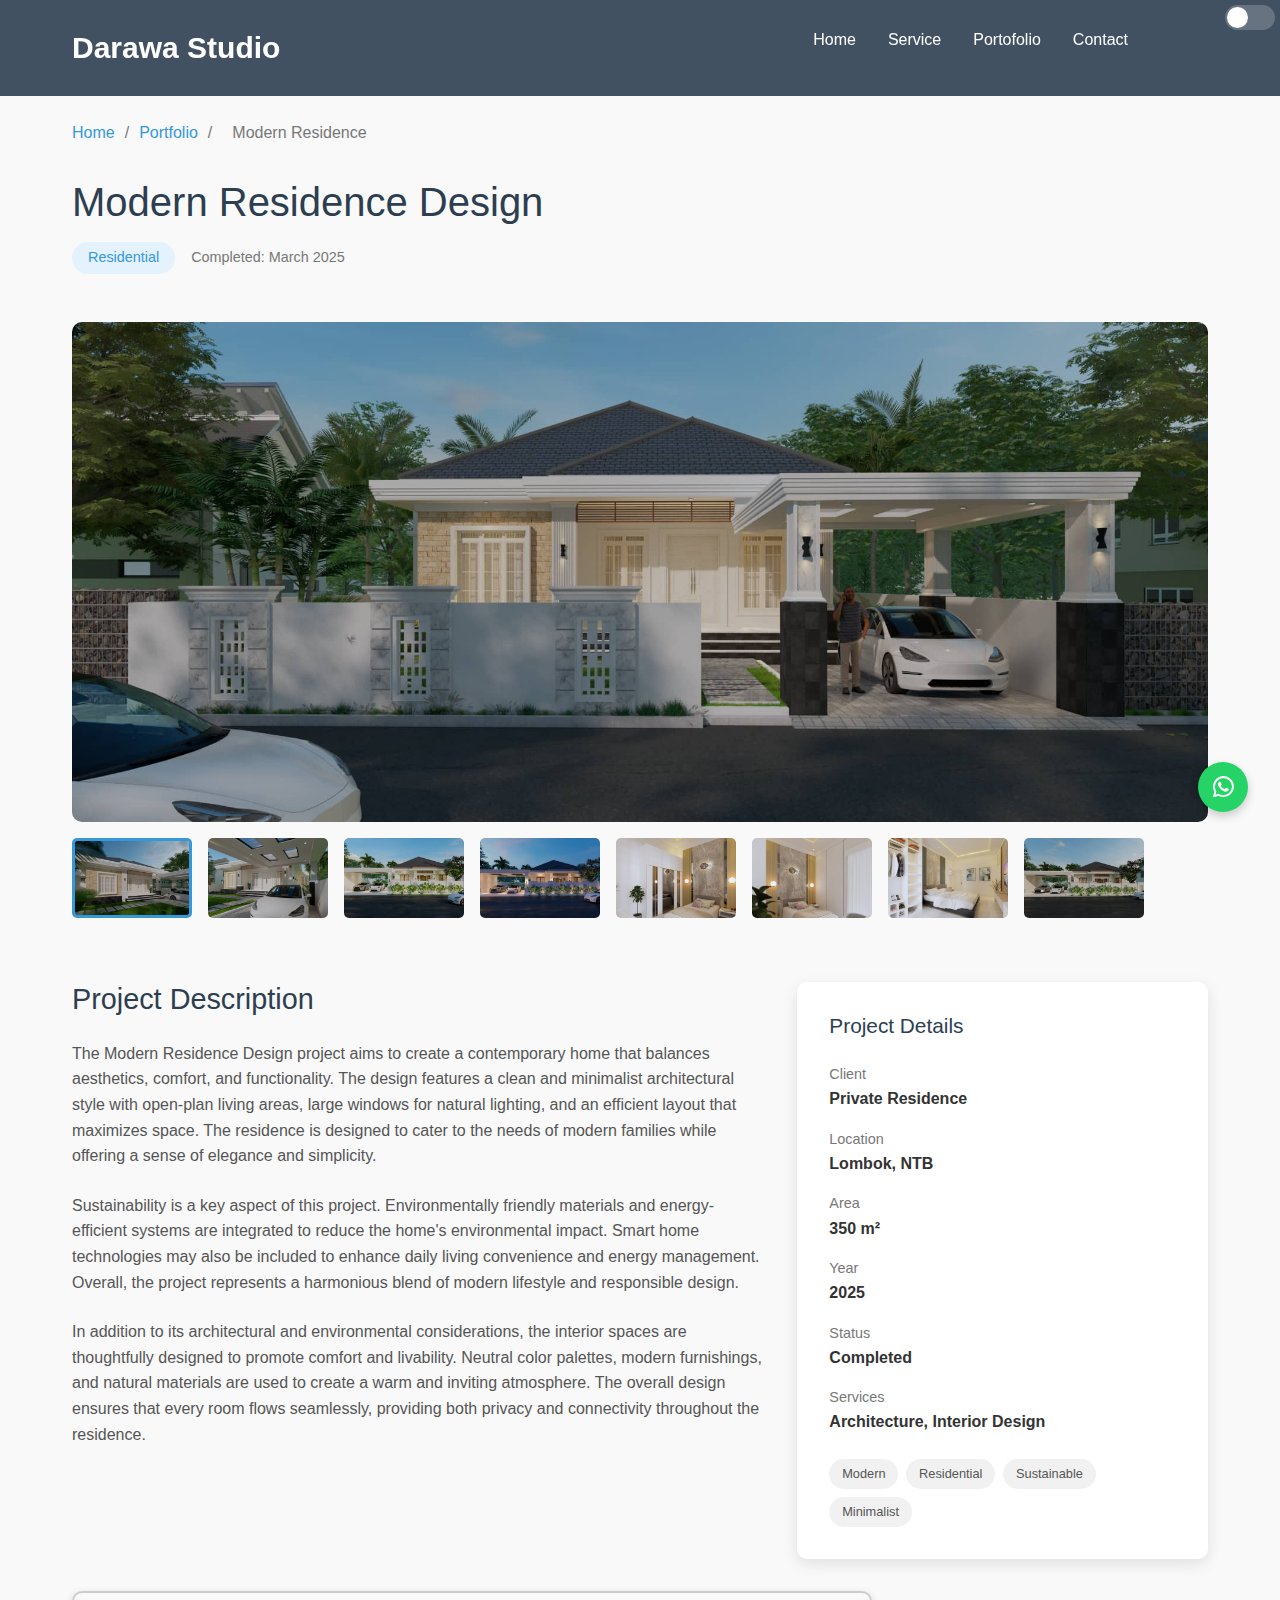
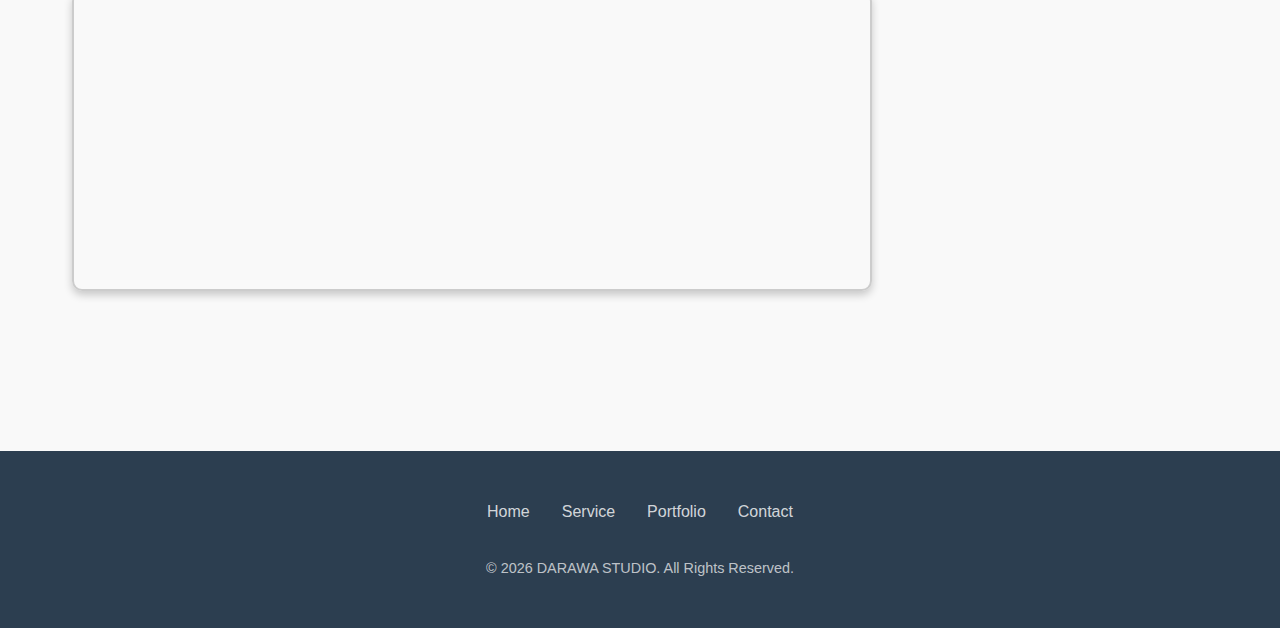
<file: klasik.html>
<!DOCTYPE html>
<html lang="en">
  <head>
    <meta charset="UTF-8" />
    <meta name="viewport" content="width=device-width, initial-scale=1.0" />
    <title>DARAWA STUDIO</title>
    <link
      rel="stylesheet"
      href="https://cdnjs.cloudflare.com/ajax/libs/font-awesome/6.0.0-beta2/css/all.min.css"
    />
    <link
      href="https://cdn.jsdelivr.net/npm/bootstrap@5.3.2/dist/css/bootstrap.min.css"
      rel="stylesheet"
    />
    <style>
      /* Reset and Base Styles */
      * {
        margin: 0;
        padding: 0;
        box-sizing: border-box;
        font-family: "Poppins", sans-serif;
      }

      body {
        background-color: #f9f9f9;
        color: #333;
        line-height: 1.6;
        overflow-x: hidden;
      }

      /* Header */
      header {
        background: linear-gradient(135deg, #2c3e50, #3498db);
        color: white;
        padding: 1.5rem;
        position: relative;
        overflow: hidden;
      }

      nav {
        display: flex;
        justify-content: space-between;
        align-items: center;
        position: fixed;
        top: 0;
        left: 0;
        width: 100%;
        padding: 1.5rem;
        z-index: 1000;
        transition: all 0.3s ease;
        background-color: rgba(44, 62, 80, 0.9);
      }

      .nav-container {
        display: flex;
        justify-content: space-between;
        align-items: center;
        width: 100%;
        max-width: 1200px;
        margin: 0 auto;
        padding: 0 2rem;
      }

      .logo {
        font-size: 1.8rem;
        font-weight: 700;
        cursor: pointer;
        color: white;
      }

      .nav-links {
        display: flex;
        list-style: none;
        margin-right: 80px;
      }

      .nav-links li {
        margin-left: 2rem;
      }

      .nav-links a {
        color: white;
        text-decoration: none;
        font-weight: 500;
        transition: color 0.3s;
      }

      .nav-links a:hover {
        color: #74b9ff;
      }

      .burger {
        display: none;
        cursor: pointer;
        width: 0.1px;
        padding-top: 10px;
      }

      .burger div {
        width: 25px;
        height: 3px;
        background-color: white;
        margin: 5px;
        transition: all 0.3s ease;
      }

      /* Project Detail Styles */
      .project-detail {
        padding: 120px 2rem 5rem;
        max-width: 1200px;
        margin: 0 auto;
      }

      .project-breadcrumb {
        margin-bottom: 2rem;
        display: flex;
        align-items: center;
      }

      .project-breadcrumb a {
        color: #3498db;
        text-decoration: none;
        transition: color 0.3s;
      }

      .project-breadcrumb a:hover {
        color: #2c3e50;
      }

      .project-breadcrumb span {
        margin: 0 10px;
        color: #777;
      }

      .project-heading {
        margin-bottom: 3rem;
      }

      .project-heading h1 {
        font-size: 2.5rem;
        color: #2c3e50;
        margin-bottom: 1rem;
      }

      .project-meta {
        display: flex;
        align-items: center;
        margin-bottom: 1rem;
        flex-wrap: wrap;
      }

      .project-category {
        background-color: #e3f2fd;
        color: #3498db;
        padding: 0.3rem 1rem;
        border-radius: 30px;
        font-size: 0.9rem;
        margin-right: 1rem;
      }

      .project-date {
        color: #777;
        font-size: 0.9rem;
      }

      /* Image Gallery */
      .project-gallery {
        margin-bottom: 3rem;
      }

      .gallery-main {
        position: relative;
        height: 500px;
        overflow: hidden;
        border-radius: 10px;
        margin-bottom: 1rem;
      }

      .gallery-main img {
        width: 100%;
        height: 100%;
        object-fit: cover;
        transition: transform 0.5s;
      }

      .gallery-thumbnails {
        display: flex;
        gap: 1rem;
        overflow-x: auto;
        padding-bottom: 1rem;
      }

      .gallery-thumbnail {
        width: 120px;
        height: 80px;
        border-radius: 5px;
        overflow: hidden;
        cursor: pointer;
        transition: transform 0.3s;
      }

      .gallery-thumbnail:hover {
        transform: translateY(-5px);
      }

      .gallery-thumbnail img {
        width: 100%;
        height: 100%;
        object-fit: cover;
      }

      .gallery-thumbnail.active {
        border: 3px solid #3498db;
      }

      /* Project Content */
      .project-content {
        display: flex;
        flex-wrap: wrap;
        gap: 2rem;
      }

      .project-description {
        flex: 2;
        min-width: 300px;
      }

      .project-description h2 {
        font-size: 1.8rem;
        color: #2c3e50;
        margin-bottom: 1.5rem;
      }

      .project-description p {
        margin-bottom: 1.5rem;
        color: #555;
      }

      .project-details {
        flex: 1;
        min-width: 250px;
        background-color: white;
        padding: 2rem;
        border-radius: 10px;
        box-shadow: 0 5px 15px rgba(0, 0, 0, 0.1);
      }

      .project-details h3 {
        font-size: 1.3rem;
        color: #2c3e50;
        margin-bottom: 1.5rem;
      }

      .project-detail-item {
        margin-bottom: 1rem;
        display: flex;
        flex-direction: column;
      }

      .detail-label {
        color: #777;
        font-size: 0.9rem;
      }

      .detail-value {
        font-weight: 600;
        color: #333;
      }

      .project-tags {
        display: flex;
        flex-wrap: wrap;
        gap: 0.5rem;
        margin-top: 1.5rem;
      }

      .project-tag {
        background-color: #f1f1f1;
        color: #555;
        padding: 0.3rem 0.8rem;
        border-radius: 20px;
        font-size: 0.8rem;
      }

      /* Related Projects */
      .related-projects {
        margin-top: 5rem;
      }

      .related-projects h2 {
        font-size: 1.8rem;
        color: #2c3e50;
        margin-bottom: 2rem;
      }

      .related-grid {
        display: grid;
        grid-template-columns: repeat(auto-fill, minmax(300px, 1fr));
        gap: 2rem;
      }

      /* Project Navigation */
      .project-navigation {
        display: flex;
        justify-content: space-between;
        margin-top: 5rem;
        padding-top: 2rem;
        border-top: 1px solid #eee;
      }

      .nav-item {
        display: flex;
        align-items: center;
        text-decoration: none;
        color: #333;
        transition: color 0.3s;
      }

      .nav-item:hover {
        color: #3498db;
      }

      .nav-item i {
        margin: 0 10px;
      }

      .nav-prev i {
        margin-right: 10px;
      }

      .nav-next i {
        margin-left: 10px;
      }

      /* Footer */
      footer {
        background-color: #2c3e50;
        color: white;
        text-align: center;
        padding: 2rem;
        margin-top: 5rem;
      }

      .footer-content {
        max-width: 800px;
        margin: 0 auto;
      }

      .footer-links {
        display: flex;
        justify-content: center;
        gap: 2rem;
        margin: 1rem 0;
      }

      .footer-link {
        color: rgba(255, 255, 255, 0.8);
        text-decoration: none;
        transition: color 0.3s;
      }

      .footer-link:hover {
        color: #74b9ff;
      }

      .copyright {
        margin-top: 2rem;
        color: rgba(255, 255, 255, 0.7);
        font-size: 0.9rem;
      }

      /* WhatsApp button */
      .whatsapp-float {
        position: fixed;
        bottom: 5.5rem;
        right: 2rem;
        width: 50px;
        height: 50px;
        background-color: #25d366;
        color: white;
        border-radius: 50%;
        display: flex;
        align-items: center;
        justify-content: center;
        cursor: pointer;
        box-shadow: 0 4px 10px rgba(0, 0, 0, 0.2);
        z-index: 1000;
        transition: transform 0.3s, box-shadow 0.3s;
        text-decoration: none;
      }

      .whatsapp-float:hover {
        transform: translateY(-5px);
        box-shadow: 0 8px 15px rgba(0, 0, 0, 0.25);
      }

      .whatsapp-float i {
        font-size: 1.5rem;
      }

      /* Scroll to top button */
      .scroll-top {
        position: fixed;
        bottom: 2rem;
        right: 2rem;
        width: 40px;
        height: 40px;
        background-color: #3498db;
        color: white;
        border-radius: 50%;
        display: flex;
        align-items: center;
        justify-content: center;
        cursor: pointer;
        opacity: 0;
        visibility: hidden;
        transition: opacity 0.3s, visibility 0.3s, background-color 0.3s;
        z-index: 1000;
      }

      .scroll-top.show {
        opacity: 1;
        visibility: visible;
      }

      .scroll-top:hover {
        background-color: #2c3e50;
      }

      /* Dark Mode Styles */
      .dark-mode {
        background-color: #222;
        color: #f1f1f1;
      }

      .dark-mode .project-heading h1,
      .dark-mode .project-description h2,
      .dark-mode .project-details h3,
      .dark-mode .related-projects h2 {
        color: #f1f1f1;
      }

      .dark-mode .project-description p {
        color: #ccc;
      }

      .dark-mode .project-details {
        background-color: #333;
        box-shadow: 0 5px 15px rgba(0, 0, 0, 0.3);
      }

      .dark-mode .detail-value {
        color: #f1f1f1;
      }

      .dark-mode .project-tag {
        background-color: #444;
        color: #ccc;
      }

      .dark-mode .nav-item {
        color: #f1f1f1;
      }

      .dark-mode .project-breadcrumb a {
        color: #74b9ff;
      }

      .dark-mode .project-breadcrumb span {
        color: #aaa;
      }

      /* Responsive styles */
      @media screen and (max-width: 768px) {
        .nav-links {
          position: absolute;
          right: 0;
          top: 70px;
          background-color: #2c3e50;
          display: flex;
          flex-direction: column;
          align-items: center;
          width: 45%;
          transform: translateX(100%);
          transition: transform 0.5s ease-in;
          z-index: 100;
          margin-right: 0;
          border-radius: 25px;
        }

        .nav-links li {
          opacity: 0;
          margin: 1rem 0;
        }

        .burger {
          display: block;
        }

        .nav-active {
          transform: translateX(0%);
        }

        .gallery-main {
          height: 300px;
        }

        .project-content {
          flex-direction: column;
        }

        .project-details {
          width: 100%;
        }
      }

      /* Animation */
      @keyframes fadeIn {
        from {
          opacity: 0;
          transform: translateY(20px);
        }
        to {
          opacity: 1;
          transform: translateY(0);
        }
      }

      .fade-in {
        animation: fadeIn 0.8s ease forwards;
      }

      /* Theme Switch */
      .theme-switch {
        position: fixed;
        top: 5px;
        right: 5px;
        width: 50px;
        height: 25px;
        background-color: rgba(255, 255, 255, 0.2);
        border-radius: 25px;
        cursor: pointer;
        z-index: 1010;
      }

      .theme-switch::before {
        content: "";
        position: absolute;
        top: 2px;
        left: 2px;
        width: 21px;
        height: 21px;
        background-color: white;
        border-radius: 50%;
        transition: transform 0.3s;
      }

      .dark-mode .theme-switch::before {
        transform: translateX(25px);
      }

      /* maps */
      .map-container {
        width: 100%;
        max-width: 800px;
        height: 300px;
        border: 2px solid #ccc;
        border-radius: 10px;
        overflow: hidden;
        box-shadow: 0 4px 8px rgba(0, 0, 0, 0.2);
      }

      iframe {
        width: 100%;
        height: 100%;
        border: 0;
      }
    </style>
  </head>
  <body>
    <!-- Theme Switch -->
    <div class="theme-switch"></div>

    <!-- Header and Navigation -->
    <nav>
      <div class="nav-container">
        <a
          href="index.html#home"
          style="text-decoration: none; color: white; font-size: 30px"
          ><b>Darawa Studio</b></a
        >
        <ul class="nav-links">
          <li><a href="index.html#home">Home</a></li>
          <li><a href="index.html#Service">Service</a></li>
          <li><a href="index.html#portofolio">Portofolio</a></li>
          <li><a href="index.html#contact">Contact</a></li>
        </ul>
        <div class="burger">
          <div class="line1"></div>
          <div class="line2"></div>
          <div class="line3"></div>
        </div>
      </div>
    </nav>

    <!-- Project Detail Section -->
    <section class="project-detail">
      <div class="project-breadcrumb">
        <a href="index.html">Home</a>
        <span>/</span>
        <a href="index.html#portofolio">Portfolio</a>
        <span>/</span>
        <span id="project-name">Modern Residence</span>
      </div>

      <div class="project-heading fade-in">
        <h1 id="project-title">Modern Residence Design</h1>
        <div class="project-meta">
          <div class="project-category">Residential</div>
          <div class="project-date">Completed: March 2025</div>
        </div>
      </div>

      <div class="project-gallery fade-in">
        <div class="gallery-main">
          <img
            src="img/KLASIK DESAIN-20250516T172509Z-1-001/KLASIK DESAIN/11.jpg"
            alt="Project Main Image"
            id="main-image"
          />
        </div>
        <div class="gallery-thumbnails">
          <div
            class="gallery-thumbnail active"
            data-img="img/KLASIK DESAIN-20250516T172509Z-1-001/KLASIK DESAIN/22(1).png"
            alt="Modern Residence"
            loading="lazy"
          >
            <img
              src="img/KLASIK DESAIN-20250516T172509Z-1-001/KLASIK DESAIN/22(1).jpg"
              alt="Thumbnail 1"
            />
          </div>
          <div
            class="gallery-thumbnail"
            data-img="img/KLASIK DESAIN-20250516T172509Z-1-001/KLASIK DESAIN/44.jpg"
            loading="lazy"
          >
            <img
              src="img/KLASIK DESAIN-20250516T172509Z-1-001/KLASIK DESAIN/44.jpg"
              alt="Thumbnail 2"
              loading="lazy"
            />
          </div>
          <div
            class="gallery-thumbnail"
            data-img="img/KLASIK DESAIN-20250516T172509Z-1-001/KLASIK DESAIN/Enscape_2023-10-30-15-55-23.jpg"
            alt=""
            loading="lazy"
          >
            <img
              src="img/KLASIK DESAIN-20250516T172509Z-1-001/KLASIK DESAIN/Enscape_2023-10-30-15-55-23.jpg"
              alt="Thumbnail 3"
            />
          </div>
          <div
            class="gallery-thumbnail"
            data-img="img/KLASIK DESAIN-20250516T172509Z-1-001/KLASIK DESAIN/Enscape_2023-10-30-16-19-49.jpg"
          >
            <img
              src="img/KLASIK DESAIN-20250516T172509Z-1-001/KLASIK DESAIN/Enscape_2023-10-30-16-19-49.jpg"
              alt="Thumbnail 4"
            />
          </div>
          <div
            class="gallery-thumbnail"
            data-img="img/KLASIK DESAIN-20250516T172509Z-1-001/KLASIK DESAIN/interior kta1(1).jpg"
          >
            <img
              src="img/KLASIK DESAIN-20250516T172509Z-1-001/KLASIK DESAIN/interior kta1(1).jpg"
              alt="Thumbnail 5"
            />
          </div>
          <div
            class="gallery-thumbnail"
            data-img="img/KLASIK DESAIN-20250516T172509Z-1-001/KLASIK DESAIN/interior kta1.jpg"
          >
            <img
              src="img/KLASIK DESAIN-20250516T172509Z-1-001/KLASIK DESAIN/interior kta1.jpg"
              alt="Thumbnail 5"
            />
          </div>
          <div
            class="gallery-thumbnail"
            data-img="img/KLASIK DESAIN-20250516T172509Z-1-001/KLASIK DESAIN/interior ktu4.jpg"
          >
            <img
              src="img/KLASIK DESAIN-20250516T172509Z-1-001/KLASIK DESAIN/interior ktu4.jpg"
              alt="Thumbnail 5"
            />
          </div>
          <div
            class="gallery-thumbnail"
            data-img="img/KLASIK DESAIN-20250516T172509Z-1-001/KLASIK DESAIN/rumah klasik sunny day1.jpg"
          >
            <img
              src="img/KLASIK DESAIN-20250516T172509Z-1-001/KLASIK DESAIN/rumah klasik sunny day1.jpg"
              alt="Thumbnail 5"
            />
          </div>
        </div>
      </div>

      <div class="project-content">
        <div class="project-description fade-in">
          <h2>Project Description</h2>
          <p>
            The Modern Residence Design project aims to create a contemporary
            home that balances aesthetics, comfort, and functionality. The
            design features a clean and minimalist architectural style with
            open-plan living areas, large windows for natural lighting, and an
            efficient layout that maximizes space. The residence is designed to
            cater to the needs of modern families while offering a sense of
            elegance and simplicity.
          </p>
          <p>
            Sustainability is a key aspect of this project. Environmentally
            friendly materials and energy-efficient systems are integrated to
            reduce the home's environmental impact. Smart home technologies may
            also be included to enhance daily living convenience and energy
            management. Overall, the project represents a harmonious blend of
            modern lifestyle and responsible design.
          </p>
          <p>
            In addition to its architectural and environmental considerations,
            the interior spaces are thoughtfully designed to promote comfort and
            livability. Neutral color palettes, modern furnishings, and natural
            materials are used to create a warm and inviting atmosphere. The
            overall design ensures that every room flows seamlessly, providing
            both privacy and connectivity throughout the residence.
          </p>
        </div>

        <div class="project-details fade-in">
          <h3>Project Details</h3>
          <div class="project-detail-item">
            <span class="detail-label">Client</span>
            <span class="detail-value">Private Residence</span>
          </div>
          <div class="project-detail-item">
            <span class="detail-label">Location</span>
            <span class="detail-value">Lombok, NTB</span>
          </div>
          <div class="project-detail-item">
            <span class="detail-label">Area</span>
            <span class="detail-value">350 m²</span>
          </div>
          <div class="project-detail-item">
            <span class="detail-label">Year</span>
            <span class="detail-value">2025</span>
          </div>
          <div class="project-detail-item">
            <span class="detail-label">Status</span>
            <span class="detail-value">Completed</span>
          </div>
          <div class="project-detail-item">
            <span class="detail-label">Services</span>
            <span class="detail-value">Architecture, Interior Design</span>
          </div>

          <div class="project-tags">
            <div class="project-tag">Modern</div>
            <div class="project-tag">Residential</div>
            <div class="project-tag">Sustainable</div>
            <div class="project-tag">Minimalist</div>
          </div>
        </div>
        <!-- disini maps!! -->
        <div class="map-container">
          <iframe
            src="https://www.google.com/maps/embed?pb=!1m18!1m12!1m3!1d126916.11867609498!2d106.6894299773169!3d-6.229728021398184!2m3!1f0!2f0!3f0!3m2!1i1024!2i768!4f13.1!3m3!1m2!1s0x2e69f1577f793e67%3A0x401576d14fedc50!2sJakarta!5e0!3m2!1sid!2sid!4v1700000000000!5m2!1sid!2sid"
            allowfullscreen=""
            loading="lazy"
            referrerpolicy="no-referrer-when-downgrade"
          >
          </iframe>
        </div>
      </div>
    </section>

    <!-- Footer -->
    <footer>
      <div class="footer-content">
        <div class="footer-links">
          <a href="index.html#home" class="footer-link">Home</a>
          <a href="index.html#Service" class="footer-link">Service</a>
          <a href="index.html#portofolio" class="footer-link">Portfolio</a>
          <a href="index.html#contact" class="footer-link">Contact</a>
        </div>
        <p class="copyright">
          &copy; <span id="current-year"></span> DARAWA STUDIO. All Rights
          Reserved.
        </p>
      </div>
    </footer>

    <!-- WhatsApp floating button -->
    <a
      href="https://wa.me/6285338213668"
      target="_blank"
      class="whatsapp-float"
    >
      <i class="fab fa-whatsapp"></i>
    </a>

    <!-- Scroll to top button -->
    <div class="scroll-top">
      <i class="fas fa-arrow-up"></i>
    </div>

    <script>
      // Preloader
      window.addEventListener("load", function () {
        document.body.classList.add("loaded");
      });

      // Navigation
      const navSlide = () => {
        const burger = document.querySelector(".burger");
        const nav = document.querySelector(".nav-links");
        const navLinks = document.querySelectorAll(".nav-links li");

        burger.addEventListener("click", () => {
          // Toggle Nav
          nav.classList.toggle("nav-active");

          // Animate Links
          navLinks.forEach((link, index) => {
            if (link.style.animation) {
              link.style.animation = "";
            } else {
              link.style.animation = `fadeIn 0.5s ease forwards ${
                index / 7 + 0.3
              }s`;
            }
          });

          // Burger Animation
          burger.classList.toggle("toggle");
        });
      };

      navSlide();

      // Smooth scrolling for navigation
      document.querySelectorAll('a[href^="#"]').forEach((anchor) => {
        anchor.addEventListener("click", function (e) {
          e.preventDefault();
          document.querySelector(this.getAttribute("href"))?.scrollIntoView({
            behavior: "smooth",
          });
        });
      });

      // Scroll to top button
      const scrollTopBtn = document.querySelector(".scroll-top");
      const navbar = document.querySelector("nav");

      window.addEventListener("scroll", () => {
        // Scroll to top button visibility
        if (window.pageYOffset > 300) {
          scrollTopBtn.classList.add("show");
        } else {
          scrollTopBtn.classList.remove("show");
        }

        // Navbar scroll effect
        if (window.pageYOffset > 50) {
          navbar.classList.add("scrolled");
        } else {
          navbar.classList.remove("scrolled");
        }
      });

      scrollTopBtn.addEventListener("click", () => {
        window.scrollTo({
          top: 0,
          behavior: "smooth",
        });
      });

      // Gallery image switcher
      const mainImage = document.getElementById("main-image");
      const thumbnails = document.querySelectorAll(".gallery-thumbnail");

      thumbnails.forEach((thumbnail) => {
        thumbnail.addEventListener("click", () => {
          // Update active class
          thumbnails.forEach((thumb) => thumb.classList.remove("active"));
          thumbnail.classList.add("active");

          // Update main image
          const imgSrc = thumbnail.getAttribute("data-img");
          mainImage.src = imgSrc;
          mainImage.style.opacity = "0";
          setTimeout(() => {
            mainImage.style.opacity = "1";
          }, 100);
        });
      });

      // Dark mode toggle
      const themeSwitch = document.querySelector(".theme-switch");

      themeSwitch.addEventListener("click", () => {
        document.body.classList.toggle("dark-mode");

        // Save theme preference to local storage
        if (document.body.classList.contains("dark-mode")) {
          localStorage.setItem("theme", "dark");
        } else {
          localStorage.setItem("theme", "light");
        }
      });

      // Check for saved theme preference
      if (localStorage.getItem("theme") === "dark") {
        document.body.classList.add("dark-mode");
      }

      // Set current year in footer
      document.getElementById("current-year").textContent =
        new Date().getFullYear();

      // Get URL parameters to update content based on project
      function getUrlParameter(name) {
        name = name.replace(/[\[]/, "\\[").replace(/[\]]/, "\\]");
        var regex = new RegExp("[\\?&]" + name + "=([^&#]*)");
        var results = regex.exec(location.search);
        return results === null
          ? ""
          : decodeURIComponent(results[1].replace(/\+/g, " "));
      }

      // Update project details based on URL parameter (for demonstration)
      const projectId = getUrlParameter("id");
      if (projectId) {
        // In a real implementation, you would fetch project details from a database
        // This is just a placeholder for demonstration
        console.log("Loading project ID:", projectId);
      }
    </script>
  </body>
</html>
</file>
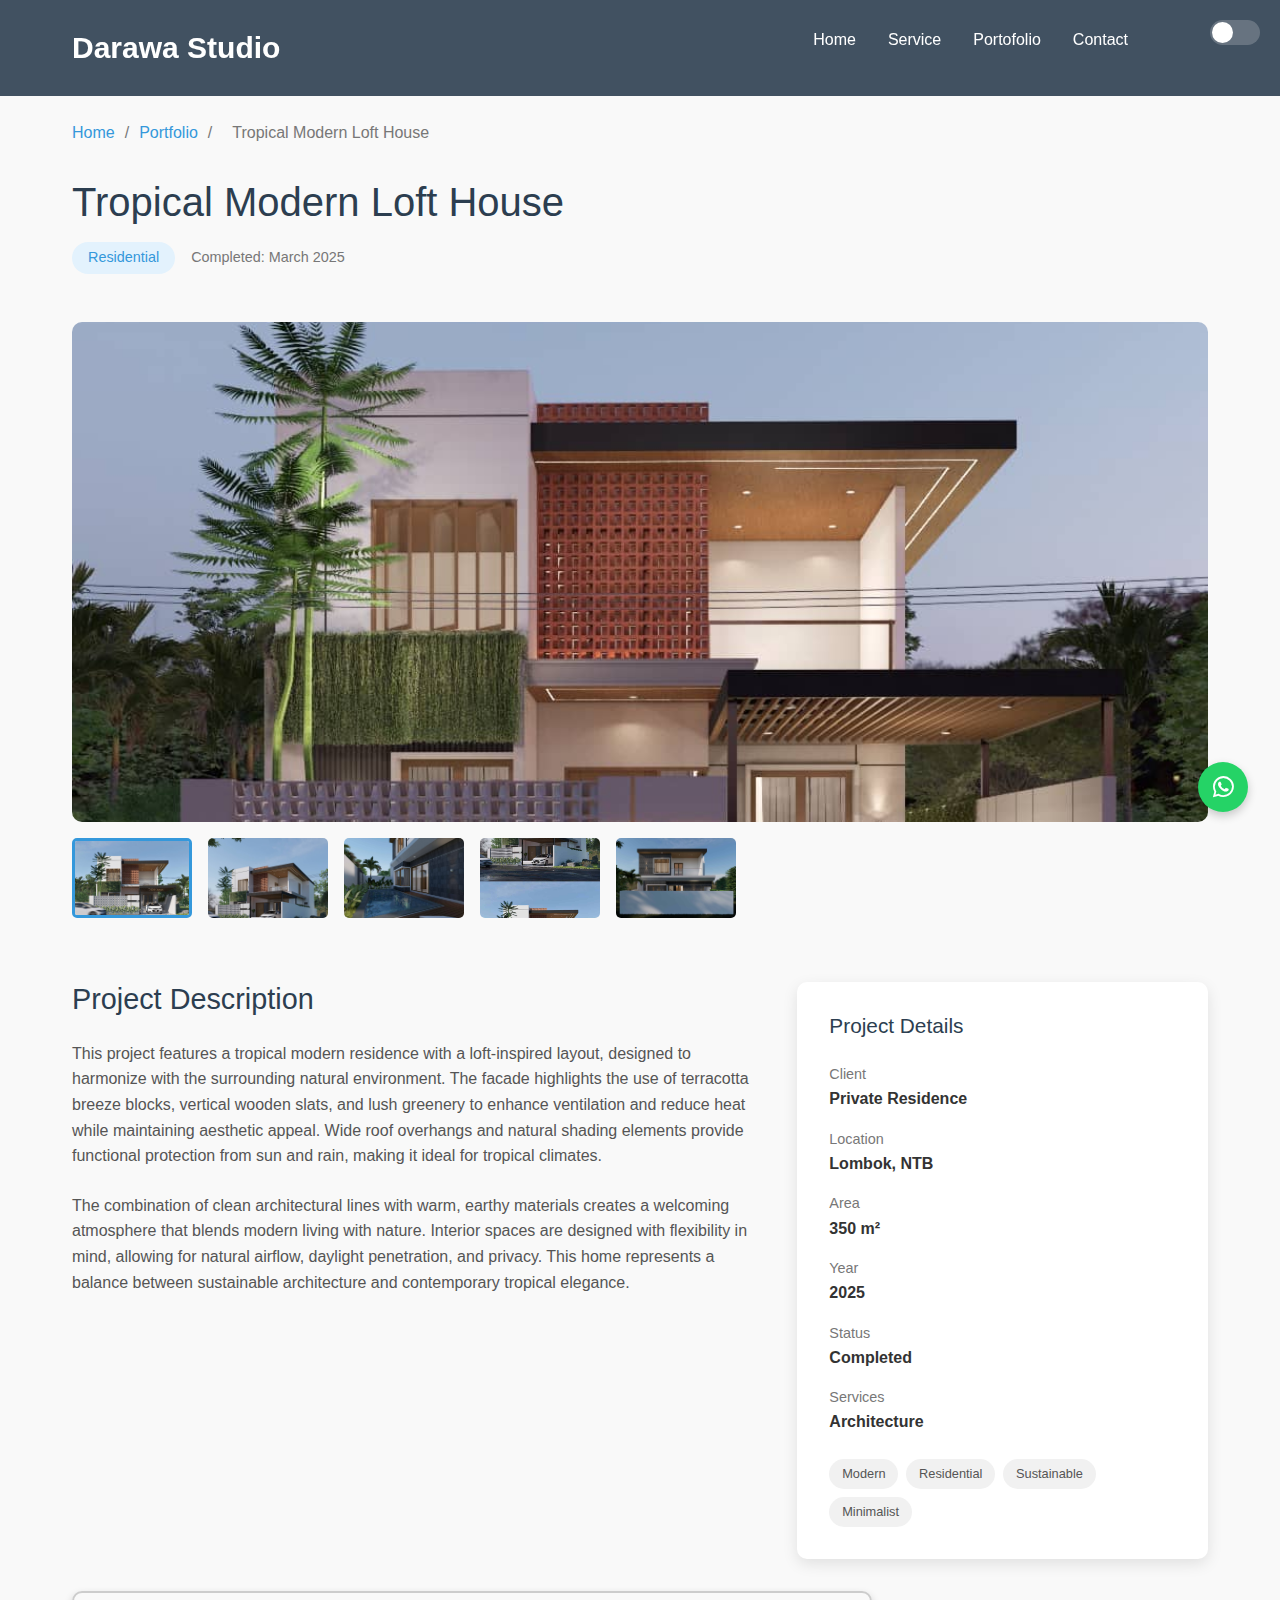
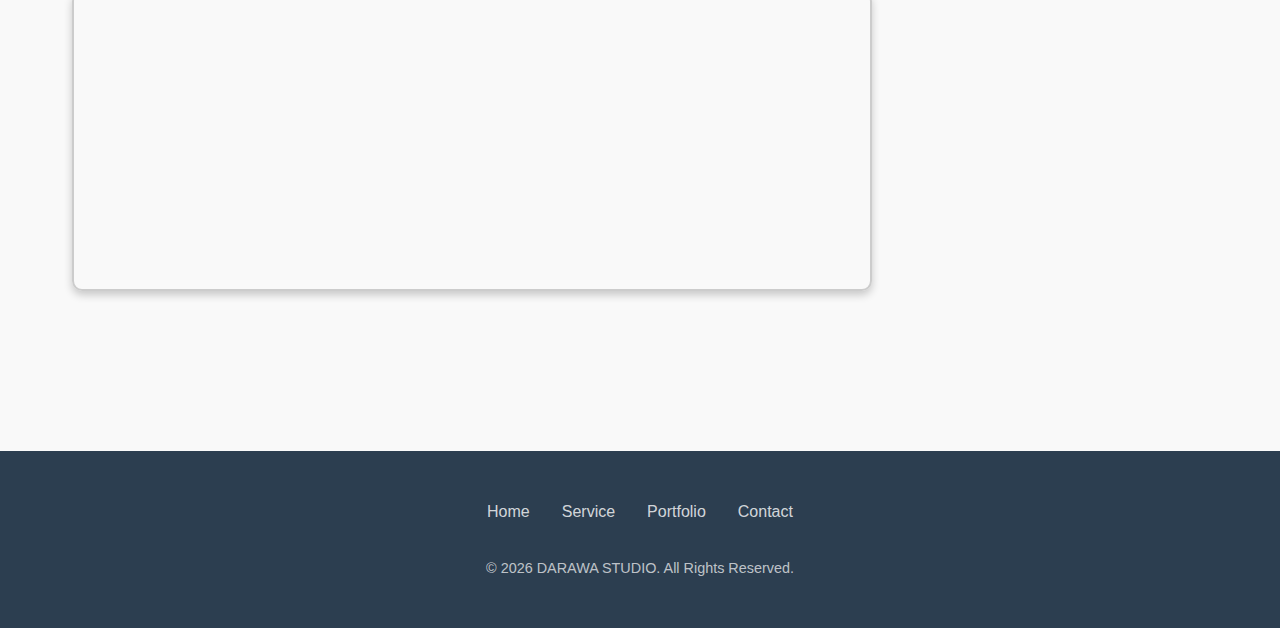
<file: loteng.html>
<!DOCTYPE html>
<html lang="en">
  <head>
    <meta charset="UTF-8" />
    <meta name="viewport" content="width=device-width, initial-scale=1.0" />
    <title>DARAWA STUDIO</title>
    <link
      rel="stylesheet"
      href="https://cdnjs.cloudflare.com/ajax/libs/font-awesome/6.0.0-beta2/css/all.min.css"
    />
    <link
      href="https://cdn.jsdelivr.net/npm/bootstrap@5.3.2/dist/css/bootstrap.min.css"
      rel="stylesheet"
    />
    <style>
      /* Reset and Base Styles */
      * {
        margin: 0;
        padding: 0;
        box-sizing: border-box;
        font-family: "Poppins", sans-serif;
      }

      body {
        background-color: #f9f9f9;
        color: #333;
        line-height: 1.6;
        overflow-x: hidden;
      }

      /* Header */
      header {
        background: linear-gradient(135deg, #2c3e50, #3498db);
        color: white;
        padding: 1.5rem;
        position: relative;
        overflow: hidden;
      }

      nav {
        display: flex;
        justify-content: space-between;
        align-items: center;
        position: fixed;
        top: 0;
        left: 0;
        width: 100%;
        padding: 1.5rem;
        z-index: 1000;
        transition: all 0.3s ease;
        background-color: rgba(44, 62, 80, 0.9);
      }

      .nav-container {
        display: flex;
        justify-content: space-between;
        align-items: center;
        width: 100%;
        max-width: 1200px;
        margin: 0 auto;
        padding: 0 2rem;
      }

      .logo {
        font-size: 1.8rem;
        font-weight: 700;
        cursor: pointer;
        color: white;
      }

      .nav-links {
        display: flex;
        list-style: none;
        margin-right: 80px;
      }

      .nav-links li {
        margin-left: 2rem;
      }

      .nav-links a {
        color: white;
        text-decoration: none;
        font-weight: 500;
        transition: color 0.3s;
      }

      .nav-links a:hover {
        color: #74b9ff;
      }

      .burger {
        display: none;
        cursor: pointer;
        width: 0.1px;
        padding-top: 25px;
      }

      .burger div {
        width: 25px;
        height: 3px;
        background-color: white;
        margin: 5px;
        transition: all 0.3s ease;
      }

      /* Project Detail Styles */
      .project-detail {
        padding: 120px 2rem 5rem;
        max-width: 1200px;
        margin: 0 auto;
      }

      .project-breadcrumb {
        margin-bottom: 2rem;
        display: flex;
        align-items: center;
      }

      .project-breadcrumb a {
        color: #3498db;
        text-decoration: none;
        transition: color 0.3s;
      }

      .project-breadcrumb a:hover {
        color: #2c3e50;
      }

      .project-breadcrumb span {
        margin: 0 10px;
        color: #777;
      }

      .project-heading {
        margin-bottom: 3rem;
      }

      .project-heading h1 {
        font-size: 2.5rem;
        color: #2c3e50;
        margin-bottom: 1rem;
      }

      .project-meta {
        display: flex;
        align-items: center;
        margin-bottom: 1rem;
        flex-wrap: wrap;
      }

      .project-category {
        background-color: #e3f2fd;
        color: #3498db;
        padding: 0.3rem 1rem;
        border-radius: 30px;
        font-size: 0.9rem;
        margin-right: 1rem;
      }

      .project-date {
        color: #777;
        font-size: 0.9rem;
      }

      /* Image Gallery */
      .project-gallery {
        margin-bottom: 3rem;
      }

      .gallery-main {
        position: relative;
        height: 500px;
        overflow: hidden;
        border-radius: 10px;
        margin-bottom: 1rem;
      }

      .gallery-main img {
        width: 100%;
        height: 100%;
        object-fit: cover;
        transition: transform 0.5s;
      }

      .gallery-thumbnails {
        display: flex;
        gap: 1rem;
        overflow-x: auto;
        padding-bottom: 1rem;
      }

      .gallery-thumbnail {
        width: 120px;
        height: 80px;
        border-radius: 5px;
        overflow: hidden;
        cursor: pointer;
        transition: transform 0.3s;
      }

      .gallery-thumbnail:hover {
        transform: translateY(-5px);
      }

      .gallery-thumbnail img {
        width: 100%;
        height: 100%;
        object-fit: cover;
      }

      .gallery-thumbnail.active {
        border: 3px solid #3498db;
      }

      /* Project Content */
      .project-content {
        display: flex;
        flex-wrap: wrap;
        gap: 2rem;
      }

      .project-description {
        flex: 2;
        min-width: 300px;
      }

      .project-description h2 {
        font-size: 1.8rem;
        color: #2c3e50;
        margin-bottom: 1.5rem;
      }

      .project-description p {
        margin-bottom: 1.5rem;
        color: #555;
      }

      .project-details {
        flex: 1;
        min-width: 250px;
        background-color: white;
        padding: 2rem;
        border-radius: 10px;
        box-shadow: 0 5px 15px rgba(0, 0, 0, 0.1);
      }

      .project-details h3 {
        font-size: 1.3rem;
        color: #2c3e50;
        margin-bottom: 1.5rem;
      }

      .project-detail-item {
        margin-bottom: 1rem;
        display: flex;
        flex-direction: column;
      }

      .detail-label {
        color: #777;
        font-size: 0.9rem;
      }

      .detail-value {
        font-weight: 600;
        color: #333;
      }

      .project-tags {
        display: flex;
        flex-wrap: wrap;
        gap: 0.5rem;
        margin-top: 1.5rem;
      }

      .project-tag {
        background-color: #f1f1f1;
        color: #555;
        padding: 0.3rem 0.8rem;
        border-radius: 20px;
        font-size: 0.8rem;
      }

      /* Related Projects */
      .related-projects {
        margin-top: 5rem;
      }

      .related-projects h2 {
        font-size: 1.8rem;
        color: #2c3e50;
        margin-bottom: 2rem;
      }

      .related-grid {
        display: grid;
        grid-template-columns: repeat(auto-fill, minmax(300px, 1fr));
        gap: 2rem;
      }

      /* Project Navigation */
      .project-navigation {
        display: flex;
        justify-content: space-between;
        margin-top: 5rem;
        padding-top: 2rem;
        border-top: 1px solid #eee;
      }

      .nav-item {
        display: flex;
        align-items: center;
        text-decoration: none;
        color: #333;
        transition: color 0.3s;
      }

      .nav-item:hover {
        color: #3498db;
      }

      .nav-item i {
        margin: 0 10px;
      }

      .nav-prev i {
        margin-right: 10px;
      }

      .nav-next i {
        margin-left: 10px;
      }

      /* Footer */
      footer {
        background-color: #2c3e50;
        color: white;
        text-align: center;
        padding: 2rem;
        margin-top: 5rem;
      }

      .footer-content {
        max-width: 800px;
        margin: 0 auto;
      }

      .footer-links {
        display: flex;
        justify-content: center;
        gap: 2rem;
        margin: 1rem 0;
      }

      .footer-link {
        color: rgba(255, 255, 255, 0.8);
        text-decoration: none;
        transition: color 0.3s;
      }

      .footer-link:hover {
        color: #74b9ff;
      }

      .copyright {
        margin-top: 2rem;
        color: rgba(255, 255, 255, 0.7);
        font-size: 0.9rem;
      }

      /* WhatsApp button */
      .whatsapp-float {
        position: fixed;
        bottom: 5.5rem;
        right: 2rem;
        width: 50px;
        height: 50px;
        background-color: #25d366;
        color: white;
        border-radius: 50%;
        display: flex;
        align-items: center;
        justify-content: center;
        cursor: pointer;
        box-shadow: 0 4px 10px rgba(0, 0, 0, 0.2);
        z-index: 1000;
        transition: transform 0.3s, box-shadow 0.3s;
        text-decoration: none;
      }

      .whatsapp-float:hover {
        transform: translateY(-5px);
        box-shadow: 0 8px 15px rgba(0, 0, 0, 0.25);
      }

      .whatsapp-float i {
        font-size: 1.5rem;
      }

      /* Scroll to top button */
      .scroll-top {
        position: fixed;
        bottom: 2rem;
        right: 2rem;
        width: 40px;
        height: 40px;
        background-color: #3498db;
        color: white;
        border-radius: 50%;
        display: flex;
        align-items: center;
        justify-content: center;
        cursor: pointer;
        opacity: 0;
        visibility: hidden;
        transition: opacity 0.3s, visibility 0.3s, background-color 0.3s;
        z-index: 1000;
      }

      .scroll-top.show {
        opacity: 1;
        visibility: visible;
      }

      .scroll-top:hover {
        background-color: #2c3e50;
      }

      /* Dark Mode Styles */
      .dark-mode {
        background-color: #222;
        color: #f1f1f1;
      }

      .dark-mode .project-heading h1,
      .dark-mode .project-description h2,
      .dark-mode .project-details h3,
      .dark-mode .related-projects h2 {
        color: #f1f1f1;
      }

      .dark-mode .project-description p {
        color: #ccc;
      }

      .dark-mode .project-details {
        background-color: #333;
        box-shadow: 0 5px 15px rgba(0, 0, 0, 0.3);
      }

      .dark-mode .detail-value {
        color: #f1f1f1;
      }

      .dark-mode .project-tag {
        background-color: #444;
        color: #ccc;
      }

      .dark-mode .nav-item {
        color: #f1f1f1;
      }

      .dark-mode .project-breadcrumb a {
        color: #74b9ff;
      }

      .dark-mode .project-breadcrumb span {
        color: #aaa;
      }

      /* Responsive styles */
      @media screen and (max-width: 768px) {
        .nav-links {
          position: absolute;
          right: 0;
          top: 70px;
          border-radius: 25px;
          background-color: #2c3e50;
          display: flex;
          flex-direction: column;
          align-items: center;
          width: 45%;
          transform: translateX(100%);
          transition: transform 0.5s ease-in;
          z-index: 100;
          margin-right: 0;
        }

        .nav-links li {
          opacity: 0;
          margin: 1rem 0;
        }

        .burger {
          display: block;
        }

        .nav-active {
          transform: translateX(0%);
        }

        .gallery-main {
          height: 300px;
        }

        .project-content {
          flex-direction: column;
        }

        .project-details {
          width: 100%;
        }
      }

      /* Animation */
      @keyframes fadeIn {
        from {
          opacity: 0;
          transform: translateY(20px);
        }
        to {
          opacity: 1;
          transform: translateY(0);
        }
      }

      .fade-in {
        animation: fadeIn 0.8s ease forwards;
      }

      /* Theme Switch */
      .theme-switch {
        position: fixed;
        top: 20px;
        right: 20px;
        width: 50px;
        height: 25px;
        background-color: rgba(255, 255, 255, 0.2);
        border-radius: 25px;
        cursor: pointer;
        z-index: 1010;
      }

      .theme-switch::before {
        content: "";
        position: absolute;
        top: 2px;
        left: 2px;
        width: 21px;
        height: 21px;
        background-color: white;
        border-radius: 50%;
        transition: transform 0.3s;
      }

      .dark-mode .theme-switch::before {
        transform: translateX(25px);
      }

      /* maps */
      .map-container {
        width: 100%;
        max-width: 800px;
        height: 300px;
        border: 2px solid #ccc;
        border-radius: 10px;
        overflow: hidden;
        box-shadow: 0 4px 8px rgba(0, 0, 0, 0.2);
      }

      iframe {
        width: 100%;
        height: 100%;
        border: 0;
      }
    </style>
  </head>
  <body>
    <!-- Theme Switch -->
    <div class="theme-switch"></div>

    <!-- Header and Navigation -->
    <nav>
      <div class="nav-container">
        <a
          href="index.html#home"
          style="text-decoration: none; color: white; font-size: 30px"
          ><b>Darawa Studio</b></a
        >
        <ul class="nav-links">
          <li><a href="index.html#home">Home</a></li>
          <li><a href="index.html#Service">Service</a></li>
          <li><a href="index.html#portofolio">Portofolio</a></li>
          <li><a href="index.html#contact">Contact</a></li>
        </ul>
        <div class="burger">
          <div class="line1"></div>
          <div class="line2"></div>
          <div class="line3"></div>
        </div>
      </div>
    </nav>

    <!-- Project Detail Section -->
    <section class="project-detail">
      <div class="project-breadcrumb">
        <a href="index.html">Home</a>
        <span>/</span>
        <a href="index.html#portofolio">Portfolio</a>
        <span>/</span>
        <span id="project-name">Tropical Modern Loft House</span>
      </div>

      <div class="project-heading fade-in">
        <h1 id="project-title">Tropical Modern Loft House</h1>
        <div class="project-meta">
          <div class="project-category">Residential</div>
          <div class="project-date">Completed: March 2025</div>
        </div>
      </div>

      <div class="project-gallery fade-in">
        <div class="gallery-main">
          <img
            src="img/Rumah Loteng/1.2 night.jpg"
            alt="Project Main Image"
            id="main-image"
          />
        </div>
        <div class="gallery-thumbnails">
          <div
            class="gallery-thumbnail active"
            data-img="img/Rumah Loteng/4.22.jpg"
          >
            <img src="img/Rumah Loteng/4.22.jpg" alt="Thumbnail 1" />
          </div>
          <div class="gallery-thumbnail" data-img="img/Rumah Loteng/5.2.jpg">
            <img src="img/Rumah Loteng/5.2.jpg" alt="Thumbnail 2" />
          </div>
          <div
            class="gallery-thumbnail"
            data-img="img/Rumah Loteng/pers4lt2.png"
          >
            <img src="img/Rumah Loteng/pers4lt2.jpg" alt="Thumbnail 3" />
          </div>
          <div
            class="gallery-thumbnail"
            data-img="img/Rumah Loteng/story ig.jpg"
          >
            <img src="img/Rumah Loteng/story ig.jpg" alt="Thumbnail 4" />
          </div>
          <div class="gallery-thumbnail" data-img="img/Rumah Loteng/tblt2.png">
            <img src="img/Rumah Loteng/tblt2.jpg" alt="Thumbnail 5" />
          </div>
        </div>
      </div>

      <div class="project-content">
        <div class="project-description fade-in">
          <h2>Project Description</h2>
          <p>
            This project features a tropical modern residence with a
            loft-inspired layout, designed to harmonize with the surrounding
            natural environment. The facade highlights the use of terracotta
            breeze blocks, vertical wooden slats, and lush greenery to enhance
            ventilation and reduce heat while maintaining aesthetic appeal. Wide
            roof overhangs and natural shading elements provide functional
            protection from sun and rain, making it ideal for tropical climates.
          </p>
          <p>
            The combination of clean architectural lines with warm, earthy
            materials creates a welcoming atmosphere that blends modern living
            with nature. Interior spaces are designed with flexibility in mind,
            allowing for natural airflow, daylight penetration, and privacy.
            This home represents a balance between sustainable architecture and
            contemporary tropical elegance.
          </p>
        </div>

        <div class="project-details fade-in">
          <h3>Project Details</h3>
          <div class="project-detail-item">
            <span class="detail-label">Client</span>
            <span class="detail-value">Private Residence</span>
          </div>
          <div class="project-detail-item">
            <span class="detail-label">Location</span>
            <span class="detail-value">Lombok, NTB</span>
          </div>
          <div class="project-detail-item">
            <span class="detail-label">Area</span>
            <span class="detail-value">350 m²</span>
          </div>
          <div class="project-detail-item">
            <span class="detail-label">Year</span>
            <span class="detail-value">2025</span>
          </div>
          <div class="project-detail-item">
            <span class="detail-label">Status</span>
            <span class="detail-value">Completed</span>
          </div>
          <div class="project-detail-item">
            <span class="detail-label">Services</span>
            <span class="detail-value">Architecture</span>
          </div>

          <div class="project-tags">
            <div class="project-tag">Modern</div>
            <div class="project-tag">Residential</div>
            <div class="project-tag">Sustainable</div>
            <div class="project-tag">Minimalist</div>
          </div>
        </div>
        <!-- disini maps!! -->
        <div class="map-container">
          <iframe
            src="https://www.google.com/maps/embed?pb=!1m18!1m12!1m3!1d126916.11867609498!2d106.6894299773169!3d-6.229728021398184!2m3!1f0!2f0!3f0!3m2!1i1024!2i768!4f13.1!3m3!1m2!1s0x2e69f1577f793e67%3A0x401576d14fedc50!2sJakarta!5e0!3m2!1sid!2sid!4v1700000000000!5m2!1sid!2sid"
            allowfullscreen=""
            loading="lazy"
            referrerpolicy="no-referrer-when-downgrade"
          >
          </iframe>
        </div>
      </div>
    </section>

    <!-- Footer -->
    <footer>
      <div class="footer-content">
        <div class="footer-links">
          <a href="index.html#home" class="footer-link">Home</a>
          <a href="index.html#Service" class="footer-link">Service</a>
          <a href="index.html#portofolio" class="footer-link">Portfolio</a>
          <a href="index.html#contact" class="footer-link">Contact</a>
        </div>
        <p class="copyright">
          &copy; <span id="current-year"></span> DARAWA STUDIO. All Rights
          Reserved.
        </p>
      </div>
    </footer>

    <!-- WhatsApp floating button -->
    <a
      href="https://wa.me/6285338213668"
      target="_blank"
      class="whatsapp-float"
    >
      <i class="fab fa-whatsapp"></i>
    </a>

    <!-- Scroll to top button -->
    <div class="scroll-top">
      <i class="fas fa-arrow-up"></i>
    </div>

    <script>
      // Preloader
      window.addEventListener("load", function () {
        document.body.classList.add("loaded");
      });

      // Navigation
      const navSlide = () => {
        const burger = document.querySelector(".burger");
        const nav = document.querySelector(".nav-links");
        const navLinks = document.querySelectorAll(".nav-links li");

        burger.addEventListener("click", () => {
          // Toggle Nav
          nav.classList.toggle("nav-active");

          // Animate Links
          navLinks.forEach((link, index) => {
            if (link.style.animation) {
              link.style.animation = "";
            } else {
              link.style.animation = `fadeIn 0.5s ease forwards ${
                index / 7 + 0.3
              }s`;
            }
          });

          // Burger Animation
          burger.classList.toggle("toggle");
        });
      };

      navSlide();

      // Smooth scrolling for navigation
      document.querySelectorAll('a[href^="#"]').forEach((anchor) => {
        anchor.addEventListener("click", function (e) {
          e.preventDefault();
          document.querySelector(this.getAttribute("href"))?.scrollIntoView({
            behavior: "smooth",
          });
        });
      });

      // Scroll to top button
      const scrollTopBtn = document.querySelector(".scroll-top");
      const navbar = document.querySelector("nav");

      window.addEventListener("scroll", () => {
        // Scroll to top button visibility
        if (window.pageYOffset > 300) {
          scrollTopBtn.classList.add("show");
        } else {
          scrollTopBtn.classList.remove("show");
        }

        // Navbar scroll effect
        if (window.pageYOffset > 50) {
          navbar.classList.add("scrolled");
        } else {
          navbar.classList.remove("scrolled");
        }
      });

      scrollTopBtn.addEventListener("click", () => {
        window.scrollTo({
          top: 0,
          behavior: "smooth",
        });
      });

      // Gallery image switcher
      const mainImage = document.getElementById("main-image");
      const thumbnails = document.querySelectorAll(".gallery-thumbnail");

      thumbnails.forEach((thumbnail) => {
        thumbnail.addEventListener("click", () => {
          // Update active class
          thumbnails.forEach((thumb) => thumb.classList.remove("active"));
          thumbnail.classList.add("active");

          // Update main image
          const imgSrc = thumbnail.getAttribute("data-img");
          mainImage.src = imgSrc;
          mainImage.style.opacity = "0";
          setTimeout(() => {
            mainImage.style.opacity = "1";
          }, 100);
        });
      });

      // Dark mode toggle
      const themeSwitch = document.querySelector(".theme-switch");

      themeSwitch.addEventListener("click", () => {
        document.body.classList.toggle("dark-mode");

        // Save theme preference to local storage
        if (document.body.classList.contains("dark-mode")) {
          localStorage.setItem("theme", "dark");
        } else {
          localStorage.setItem("theme", "light");
        }
      });

      // Check for saved theme preference
      if (localStorage.getItem("theme") === "dark") {
        document.body.classList.add("dark-mode");
      }

      // Set current year in footer
      document.getElementById("current-year").textContent =
        new Date().getFullYear();

      // Get URL parameters to update content based on project
      function getUrlParameter(name) {
        name = name.replace(/[\[]/, "\\[").replace(/[\]]/, "\\]");
        var regex = new RegExp("[\\?&]" + name + "=([^&#]*)");
        var results = regex.exec(location.search);
        return results === null
          ? ""
          : decodeURIComponent(results[1].replace(/\+/g, " "));
      }

      // Update project details based on URL parameter (for demonstration)
      const projectId = getUrlParameter("id");
      if (projectId) {
        // In a real implementation, you would fetch project details from a database
        // This is just a placeholder for demonstration
        console.log("Loading project ID:", projectId);
      }
    </script>
  </body>
</html>
</file>
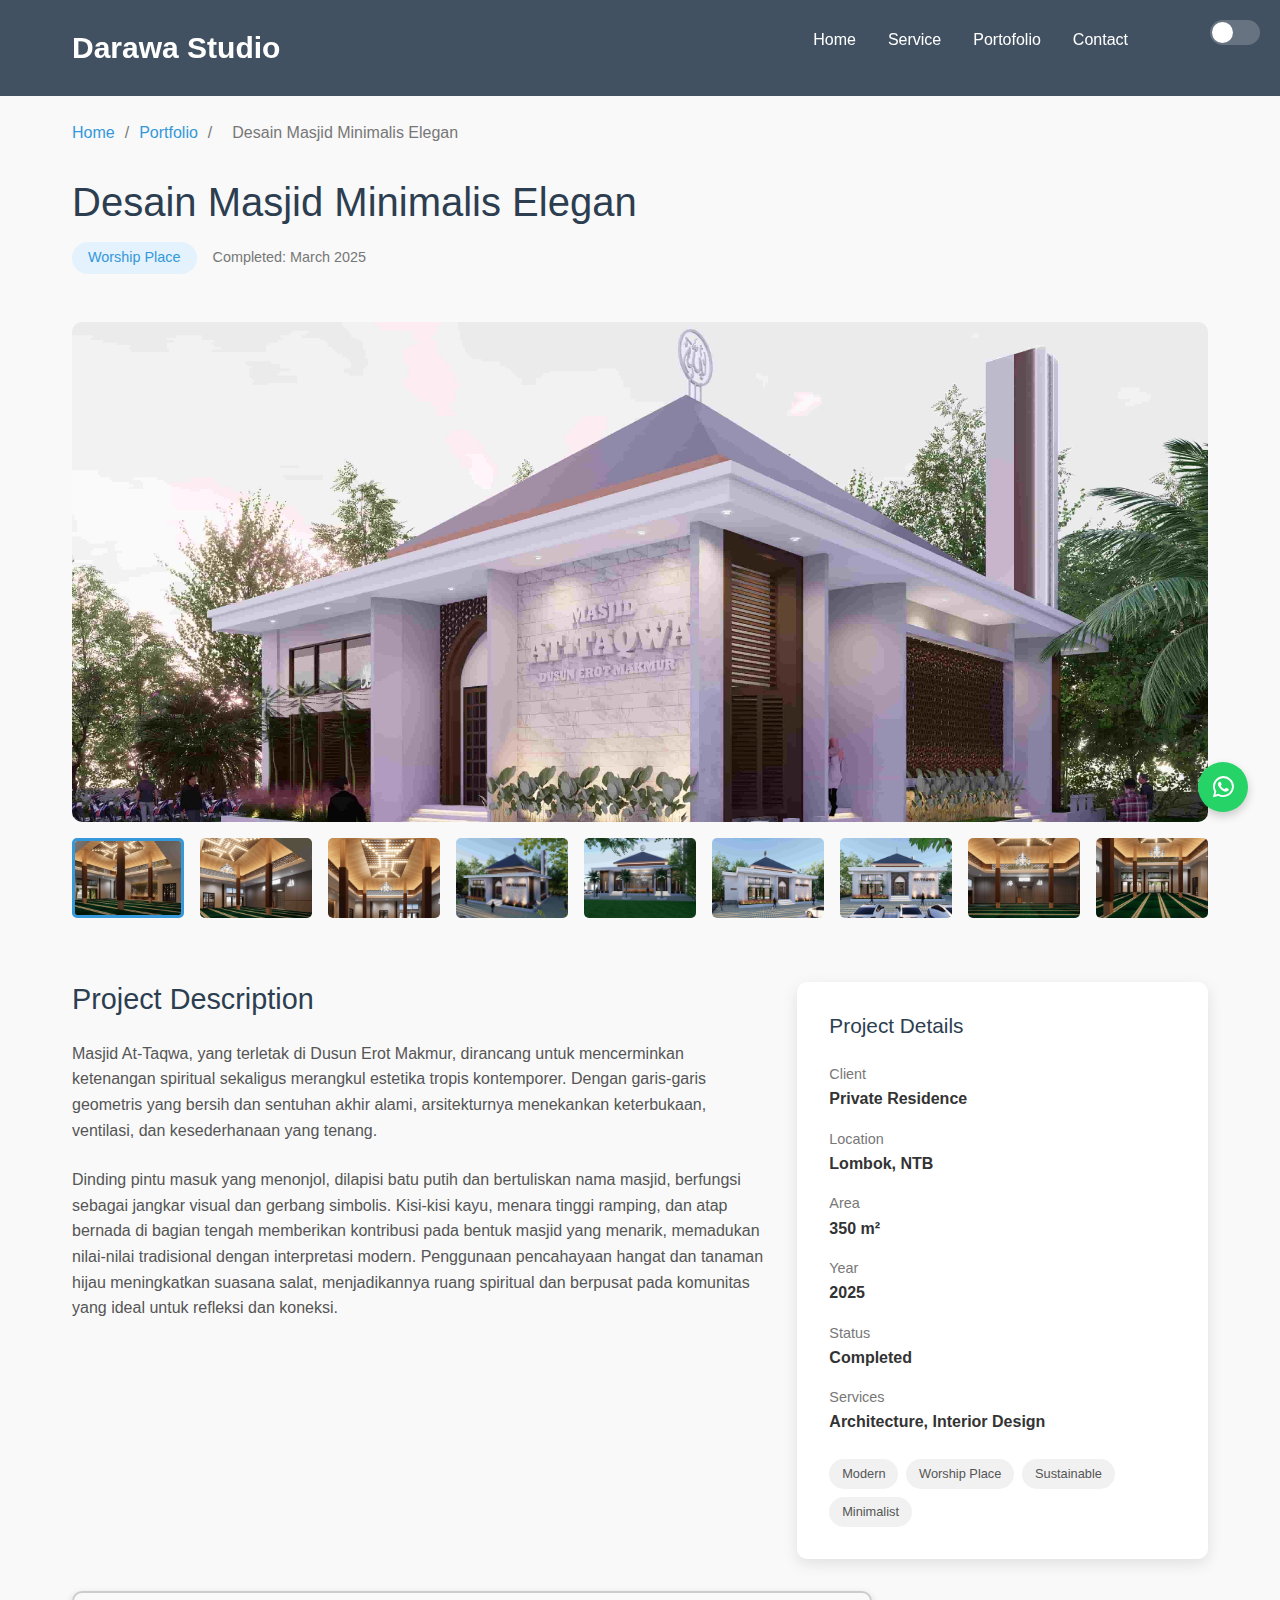
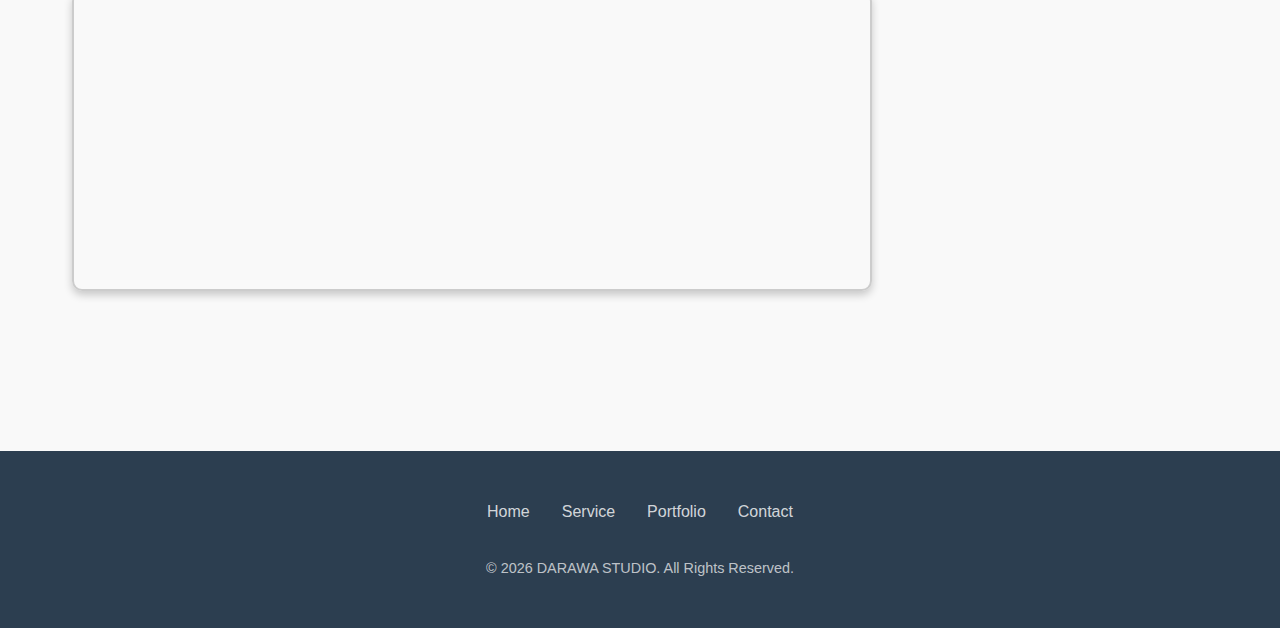
<file: masjid.html>
<!DOCTYPE html>
<html lang="en">
  <head>
    <meta charset="UTF-8" />
    <meta name="viewport" content="width=device-width, initial-scale=1.0" />
    <title>DARAWA STUDIO</title>
    <link
      rel="stylesheet"
      href="https://cdnjs.cloudflare.com/ajax/libs/font-awesome/6.0.0-beta2/css/all.min.css"
    />
    <link
      href="https://cdn.jsdelivr.net/npm/bootstrap@5.3.2/dist/css/bootstrap.min.css"
      rel="stylesheet"
    />
    <style>
      /* Reset and Base Styles */
      * {
        margin: 0;
        padding: 0;
        box-sizing: border-box;
        font-family: "Poppins", sans-serif;
      }

      body {
        background-color: #f9f9f9;
        color: #333;
        line-height: 1.6;
        overflow-x: hidden;
      }

      /* Header */
      header {
        background: linear-gradient(135deg, #2c3e50, #3498db);
        color: white;
        padding: 1.5rem;
        position: relative;
        overflow: hidden;
      }

      nav {
        display: flex;
        justify-content: space-between;
        align-items: center;
        position: fixed;
        top: 0;
        left: 0;
        width: 100%;
        padding: 1.5rem;
        z-index: 1000;
        transition: all 0.3s ease;
        background-color: rgba(44, 62, 80, 0.9);
      }

      .nav-container {
        display: flex;
        justify-content: space-between;
        align-items: center;
        width: 100%;
        max-width: 1200px;
        margin: 0 auto;
        padding: 0 2rem;
      }

      .logo {
        font-size: 1.8rem;
        font-weight: 700;
        cursor: pointer;
        color: white;
      }

      .nav-links {
        display: flex;
        list-style: none;
        margin-right: 80px;
      }

      .nav-links li {
        margin-left: 2rem;
      }

      .nav-links a {
        color: white;
        text-decoration: none;
        font-weight: 500;
        transition: color 0.3s;
      }

      .nav-links a:hover {
        color: #74b9ff;
      }

      .burger {
        display: none;
        cursor: pointer;
        width: 0.1px;
        padding-top: 25px;
      }

      .burger div {
        width: 25px;
        height: 3px;
        background-color: white;
        margin: 5px;
        transition: all 0.3s ease;
      }

      /* Project Detail Styles */
      .project-detail {
        padding: 120px 2rem 5rem;
        max-width: 1200px;
        margin: 0 auto;
      }

      .project-breadcrumb {
        margin-bottom: 2rem;
        display: flex;
        align-items: center;
      }

      .project-breadcrumb a {
        color: #3498db;
        text-decoration: none;
        transition: color 0.3s;
      }

      .project-breadcrumb a:hover {
        color: #2c3e50;
      }

      .project-breadcrumb span {
        margin: 0 10px;
        color: #777;
      }

      .project-heading {
        margin-bottom: 3rem;
      }

      .project-heading h1 {
        font-size: 2.5rem;
        color: #2c3e50;
        margin-bottom: 1rem;
      }

      .project-meta {
        display: flex;
        align-items: center;
        margin-bottom: 1rem;
        flex-wrap: wrap;
      }

      .project-category {
        background-color: #e3f2fd;
        color: #3498db;
        padding: 0.3rem 1rem;
        border-radius: 30px;
        font-size: 0.9rem;
        margin-right: 1rem;
      }

      .project-date {
        color: #777;
        font-size: 0.9rem;
      }

      /* Image Gallery */
      .project-gallery {
        margin-bottom: 3rem;
      }

      .gallery-main {
        position: relative;
        height: 500px;
        overflow: hidden;
        border-radius: 10px;
        margin-bottom: 1rem;
      }

      .gallery-main img {
        width: 100%;
        height: 100%;
        object-fit: cover;
        transition: transform 0.5s;
      }

      .gallery-thumbnails {
        display: flex;
        gap: 1rem;
        overflow-x: auto;
        padding-bottom: 1rem;
      }

      .gallery-thumbnail {
        width: 120px;
        height: 80px;
        border-radius: 5px;
        overflow: hidden;
        cursor: pointer;
        transition: transform 0.3s;
      }

      .gallery-thumbnail:hover {
        transform: translateY(-5px);
      }

      .gallery-thumbnail img {
        width: 100%;
        height: 100%;
        object-fit: cover;
      }

      .gallery-thumbnail.active {
        border: 3px solid #3498db;
      }

      /* Project Content */
      .project-content {
        display: flex;
        flex-wrap: wrap;
        gap: 2rem;
      }

      .project-description {
        flex: 2;
        min-width: 300px;
      }

      .project-description h2 {
        font-size: 1.8rem;
        color: #2c3e50;
        margin-bottom: 1.5rem;
      }

      .project-description p {
        margin-bottom: 1.5rem;
        color: #555;
      }

      .project-details {
        flex: 1;
        min-width: 250px;
        background-color: white;
        padding: 2rem;
        border-radius: 10px;
        box-shadow: 0 5px 15px rgba(0, 0, 0, 0.1);
      }

      .project-details h3 {
        font-size: 1.3rem;
        color: #2c3e50;
        margin-bottom: 1.5rem;
      }

      .project-detail-item {
        margin-bottom: 1rem;
        display: flex;
        flex-direction: column;
      }

      .detail-label {
        color: #777;
        font-size: 0.9rem;
      }

      .detail-value {
        font-weight: 600;
        color: #333;
      }

      .project-tags {
        display: flex;
        flex-wrap: wrap;
        gap: 0.5rem;
        margin-top: 1.5rem;
      }

      .project-tag {
        background-color: #f1f1f1;
        color: #555;
        padding: 0.3rem 0.8rem;
        border-radius: 20px;
        font-size: 0.8rem;
      }

      /* Related Projects */
      .related-projects {
        margin-top: 5rem;
      }

      .related-projects h2 {
        font-size: 1.8rem;
        color: #2c3e50;
        margin-bottom: 2rem;
      }

      .related-grid {
        display: grid;
        grid-template-columns: repeat(auto-fill, minmax(300px, 1fr));
        gap: 2rem;
      }

      /* Project Navigation */
      .project-navigation {
        display: flex;
        justify-content: space-between;
        margin-top: 5rem;
        padding-top: 2rem;
        border-top: 1px solid #eee;
      }

      .nav-item {
        display: flex;
        align-items: center;
        text-decoration: none;
        color: #333;
        transition: color 0.3s;
      }

      .nav-item:hover {
        color: #3498db;
      }

      .nav-item i {
        margin: 0 10px;
      }

      .nav-prev i {
        margin-right: 10px;
      }

      .nav-next i {
        margin-left: 10px;
      }

      /* Footer */
      footer {
        background-color: #2c3e50;
        color: white;
        text-align: center;
        padding: 2rem;
        margin-top: 5rem;
      }

      .footer-content {
        max-width: 800px;
        margin: 0 auto;
      }

      .footer-links {
        display: flex;
        justify-content: center;
        gap: 2rem;
        margin: 1rem 0;
      }

      .footer-link {
        color: rgba(255, 255, 255, 0.8);
        text-decoration: none;
        transition: color 0.3s;
      }

      .footer-link:hover {
        color: #74b9ff;
      }

      .copyright {
        margin-top: 2rem;
        color: rgba(255, 255, 255, 0.7);
        font-size: 0.9rem;
      }

      /* WhatsApp button */
      .whatsapp-float {
        position: fixed;
        bottom: 5.5rem;
        right: 2rem;
        width: 50px;
        height: 50px;
        background-color: #25d366;
        color: white;
        border-radius: 50%;
        display: flex;
        align-items: center;
        justify-content: center;
        cursor: pointer;
        box-shadow: 0 4px 10px rgba(0, 0, 0, 0.2);
        z-index: 1000;
        transition: transform 0.3s, box-shadow 0.3s;
        text-decoration: none;
      }

      .whatsapp-float:hover {
        transform: translateY(-5px);
        box-shadow: 0 8px 15px rgba(0, 0, 0, 0.25);
      }

      .whatsapp-float i {
        font-size: 1.5rem;
      }

      /* Scroll to top button */
      .scroll-top {
        position: fixed;
        bottom: 2rem;
        right: 2rem;
        width: 40px;
        height: 40px;
        background-color: #3498db;
        color: white;
        border-radius: 50%;
        display: flex;
        align-items: center;
        justify-content: center;
        cursor: pointer;
        opacity: 0;
        visibility: hidden;
        transition: opacity 0.3s, visibility 0.3s, background-color 0.3s;
        z-index: 1000;
      }

      .scroll-top.show {
        opacity: 1;
        visibility: visible;
      }

      .scroll-top:hover {
        background-color: #2c3e50;
      }

      /* Dark Mode Styles */
      .dark-mode {
        background-color: #222;
        color: #f1f1f1;
      }

      .dark-mode .project-heading h1,
      .dark-mode .project-description h2,
      .dark-mode .project-details h3,
      .dark-mode .related-projects h2 {
        color: #f1f1f1;
      }

      .dark-mode .project-description p {
        color: #ccc;
      }

      .dark-mode .project-details {
        background-color: #333;
        box-shadow: 0 5px 15px rgba(0, 0, 0, 0.3);
      }

      .dark-mode .detail-value {
        color: #f1f1f1;
      }

      .dark-mode .project-tag {
        background-color: #444;
        color: #ccc;
      }

      .dark-mode .nav-item {
        color: #f1f1f1;
      }

      .dark-mode .project-breadcrumb a {
        color: #74b9ff;
      }

      .dark-mode .project-breadcrumb span {
        color: #aaa;
      }

      /* Responsive styles */
      @media screen and (max-width: 768px) {
        .nav-links {
          position: absolute;
          right: 0;
          top: 70px;
          background-color: #2c3e50;
          display: flex;
          flex-direction: column;
          align-items: center;
          width: 45%;
          transform: translateX(100%);
          transition: transform 0.5s ease-in;
          z-index: 100;
          margin-right: 0;
          border-radius: 25px;
        }

        .nav-links li {
          opacity: 0;
          margin: 1rem 0;
        }

        .burger {
          display: block;
        }

        .nav-active {
          transform: translateX(0%);
        }

        .gallery-main {
          height: 300px;
        }

        .project-content {
          flex-direction: column;
        }

        .project-details {
          width: 100%;
        }
      }

      /* Animation */
      @keyframes fadeIn {
        from {
          opacity: 0;
          transform: translateY(20px);
        }
        to {
          opacity: 1;
          transform: translateY(0);
        }
      }

      .fade-in {
        animation: fadeIn 0.8s ease forwards;
      }

      /* Theme Switch */
      .theme-switch {
        position: fixed;
        top: 20px;
        right: 20px;
        width: 50px;
        height: 25px;
        background-color: rgba(255, 255, 255, 0.2);
        border-radius: 25px;
        cursor: pointer;
        z-index: 1010;
      }

      .theme-switch::before {
        content: "";
        position: absolute;
        top: 2px;
        left: 2px;
        width: 21px;
        height: 21px;
        background-color: white;
        border-radius: 50%;
        transition: transform 0.3s;
      }

      .dark-mode .theme-switch::before {
        transform: translateX(25px);
      }

      /* maps */
      .map-container {
      width: 100%;
      max-width: 800px;
      height: 300px;
      border: 2px solid #ccc;
      border-radius: 10px;
      overflow: hidden;
      box-shadow: 0 4px 8px rgba(0,0,0,0.2);
    }

    iframe {
      width: 100%;
      height: 100%;
      border: 0;
    }
    </style>
  </head>
  <body>
    <!-- Theme Switch -->
    <div class="theme-switch"></div>

    <!-- Header and Navigation -->
    <nav>
      <div class="nav-container">
        <div class="logo">
          <a
            href="index.html#home"
            style="text-decoration: none; color: white; font-size: 30px"
            ><b>Darawa Studio</b></a
          >
        </div>
        <ul class="nav-links">
          <li><a href="index.html#home">Home</a></li>
          <li><a href="index.html#Service">Service</a></li>
          <li><a href="index.html#portofolio">Portofolio</a></li>
          <li><a href="index.html#contact">Contact</a></li>
        </ul>
        <div class="burger">
          <div class="line1"></div>
          <div class="line2"></div>
          <div class="line3"></div>
        </div>
      </div>
    </nav>

    <!-- Project Detail Section -->
    <section class="project-detail">
      <div class="project-breadcrumb">
        <a href="index.html">Home</a>
        <span>/</span>
        <a href="index.html#portofolio">Portfolio</a>
        <span>/</span>
        <span id="project-name">Desain Masjid Minimalis Elegan</span>
      </div>

      <div class="project-heading fade-in">
        <h1 id="project-title">Desain Masjid Minimalis Elegan</h1>
        <div class="project-meta">
          <div class="project-category">Worship Place</div>
          <div class="project-date">Completed: March 2025</div>
        </div>
      </div>

      <div class="project-gallery fade-in">
        <div class="gallery-main">
          <img
            src="img/MASJID DASAN EROT/Scene 1.jpg"
            alt="Desain Masjid Minimalis oleh Darawa Studio"
            id="main-image"
          />
        </div>
        <div class="gallery-thumbnails">
          <div
            class="gallery-thumbnail active"
            data-img="img/MASJID DASAN EROT/Scene 10.jpg"
          >
            <img
              src="img/MASJID DASAN EROT/Scene 10.jpg"
              alt="Desain Masjid Minimalis oleh Darawa Studio"
            />
          </div>
          <div
            class="gallery-thumbnail"
            data-img="img/MASJID DASAN EROT/Scene 11.jpg"
          >
            <img
              src="img/MASJID DASAN EROT/Scene 11.jpg"
              alt="Desain Masjid Minimalis oleh Darawa Studio"
            />
          </div>
          <div
            class="gallery-thumbnail"
            data-img="img/MASJID DASAN EROT/Scene 12.jpg"
          >
            <img
              src="img/MASJID DASAN EROT/Scene 12.jpg"
              alt="Desain Masjid Minimalis oleh Darawa Studio"
            />
          </div>
          <div
            class="gallery-thumbnail"
            data-img="img/MASJID DASAN EROT/Scene 3(2).jpg"
          >
            <img
              src="img/MASJID DASAN EROT/Scene 3(2).jpg"
              alt="Desain Masjid Minimalis oleh Darawa Studio"
            />
          </div>
          <div
            class="gallery-thumbnail"
            data-img="img/MASJID DASAN EROT/Scene 4(3).jpg"
          >
            <img
              src="img/MASJID DASAN EROT/Scene 4(3).jpg"
              alt="Desain Masjid Minimalis oleh Darawa Studio"
            />
          </div>
          <div
            class="gallery-thumbnail"
            data-img="img/MASJID DASAN EROT/Scene 5.jpg"
          >
            <img
              src="img/MASJID DASAN EROT/Scene 5.jpg"
              alt="Desain Masjid Minimalis oleh Darawa Studio"
            />
          </div>
          <div
            class="gallery-thumbnail"
            data-img="img/MASJID DASAN EROT/Scene 6.jpg"
          >
            <img
              src="img/MASJID DASAN EROT/Scene 6.jpg"
              alt="Desain Masjid Minimalis oleh Darawa Studio"
            />
          </div>
          <div
            class="gallery-thumbnail"
            data-img="img/MASJID DASAN EROT/Scene 8.jpg"
          >
            <img
              src="img/MASJID DASAN EROT/Scene 8.jpg"
              alt="Desain Masjid Minimalis oleh Darawa Studio"
            />
          </div>
          <div
            class="gallery-thumbnail"
            data-img="img/MASJID DASAN EROT/Scene 9.jpg"
          >
            <img
              src="img/MASJID DASAN EROT/Scene 9.jpg"
              alt="Desain Masjid Minimalis oleh Darawa Studio"
            />
          </div>
        </div>
      </div>

      <div class="project-content">
        <div class="project-description fade-in">
          <h2>Project Description</h2>
          <p>
            Masjid At-Taqwa, yang terletak di Dusun Erot Makmur, dirancang untuk
            mencerminkan ketenangan spiritual sekaligus merangkul estetika
            tropis kontemporer. Dengan garis-garis geometris yang bersih dan
            sentuhan akhir alami, arsitekturnya menekankan keterbukaan,
            ventilasi, dan kesederhanaan yang tenang.
          </p>
          <p>
            Dinding pintu masuk yang menonjol, dilapisi batu putih dan
            bertuliskan nama masjid, berfungsi sebagai jangkar visual dan
            gerbang simbolis. Kisi-kisi kayu, menara tinggi ramping, dan atap
            bernada di bagian tengah memberikan kontribusi pada bentuk masjid
            yang menarik, memadukan nilai-nilai tradisional dengan interpretasi
            modern. Penggunaan pencahayaan hangat dan tanaman hijau meningkatkan
            suasana salat, menjadikannya ruang spiritual dan berpusat pada
            komunitas yang ideal untuk refleksi dan koneksi.
          </p>
        </div>

        <div class="project-details fade-in">
          <h3>Project Details</h3>
          <div class="project-detail-item">
            <span class="detail-label">Client</span>
            <span class="detail-value">Private Residence</span>
          </div>
          <div class="project-detail-item">
            <span class="detail-label">Location</span>
            <span class="detail-value">Lombok, NTB</span>
          </div>
          <div class="project-detail-item">
            <span class="detail-label">Area</span>
            <span class="detail-value">350 m²</span>
          </div>
          <div class="project-detail-item">
            <span class="detail-label">Year</span>
            <span class="detail-value">2025</span>
          </div>
          <div class="project-detail-item">
            <span class="detail-label">Status</span>
            <span class="detail-value">Completed</span>
          </div>
          <div class="project-detail-item">
            <span class="detail-label">Services</span>
            <span class="detail-value">Architecture, Interior Design</span>
          </div>

          <div class="project-tags">
            <div class="project-tag">Modern</div>
            <div class="project-tag">Worship Place</div>
            <div class="project-tag">Sustainable</div>
            <div class="project-tag">Minimalist</div>
          </div>
        </div>  
         <!-- disini maps!! -->
         <div class="map-container">
    <iframe 
      src="https://www.google.com/maps/embed?pb=!1m18!1m12!1m3!1d126916.11867609498!2d106.6894299773169!3d-6.229728021398184!2m3!1f0!2f0!3f0!3m2!1i1024!2i768!4f13.1!3m3!1m2!1s0x2e69f1577f793e67%3A0x401576d14fedc50!2sJakarta!5e0!3m2!1sid!2sid!4v1700000000000!5m2!1sid!2sid" 
      allowfullscreen="" 
      loading="lazy" 
      referrerpolicy="no-referrer-when-downgrade">
    </iframe>
  </div>
      </div>
    </section>

    <!-- Footer -->
    <footer>
      <div class="footer-content">
        <div class="footer-links">
          <a href="index.html#home" class="footer-link">Home</a>
          <a href="index.html#Service" class="footer-link">Service</a>
          <a href="index.html#portofolio" class="footer-link">Portfolio</a>
          <a href="index.html#contact" class="footer-link">Contact</a>
        </div>
        <p class="copyright">
          &copy; <span id="current-year"></span> DARAWA STUDIO. All Rights
          Reserved.
        </p>
      </div>
    </footer>

    <!-- WhatsApp floating button -->
    <a
      href="https://wa.me/6285338213668"
      target="_blank"
      class="whatsapp-float"
    >
      <i class="fab fa-whatsapp"></i>
    </a>

    <!-- Scroll to top button -->
    <div class="scroll-top">
      <i class="fas fa-arrow-up"></i>
    </div>

    <script>
      // Preloader
      window.addEventListener("load", function () {
        document.body.classList.add("loaded");
      });

      // Navigation
      const navSlide = () => {
        const burger = document.querySelector(".burger");
        const nav = document.querySelector(".nav-links");
        const navLinks = document.querySelectorAll(".nav-links li");

        burger.addEventListener("click", () => {
          // Toggle Nav
          nav.classList.toggle("nav-active");

          // Animate Links
          navLinks.forEach((link, index) => {
            if (link.style.animation) {
              link.style.animation = "";
            } else {
              link.style.animation = `fadeIn 0.5s ease forwards ${
                index / 7 + 0.3
              }s`;
            }
          });

          // Burger Animation
          burger.classList.toggle("toggle");
        });
      };

      navSlide();

      // Smooth scrolling for navigation
      document.querySelectorAll('a[href^="#"]').forEach((anchor) => {
        anchor.addEventListener("click", function (e) {
          e.preventDefault();
          document.querySelector(this.getAttribute("href"))?.scrollIntoView({
            behavior: "smooth",
          });
        });
      });

      // Scroll to top button
      const scrollTopBtn = document.querySelector(".scroll-top");
      const navbar = document.querySelector("nav");

      window.addEventListener("scroll", () => {
        // Scroll to top button visibility
        if (window.pageYOffset > 300) {
          scrollTopBtn.classList.add("show");
        } else {
          scrollTopBtn.classList.remove("show");
        }

        // Navbar scroll effect
        if (window.pageYOffset > 50) {
          navbar.classList.add("scrolled");
        } else {
          navbar.classList.remove("scrolled");
        }
      });

      scrollTopBtn.addEventListener("click", () => {
        window.scrollTo({
          top: 0,
          behavior: "smooth",
        });
      });

      // Gallery image switcher
      const mainImage = document.getElementById("main-image");
      const thumbnails = document.querySelectorAll(".gallery-thumbnail");

      thumbnails.forEach((thumbnail) => {
        thumbnail.addEventListener("click", () => {
          // Update active class
          thumbnails.forEach((thumb) => thumb.classList.remove("active"));
          thumbnail.classList.add("active");

          // Update main image
          const imgSrc = thumbnail.getAttribute("data-img");
          mainImage.src = imgSrc;
          mainImage.style.opacity = "0";
          setTimeout(() => {
            mainImage.style.opacity = "1";
          }, 100);
        });
      });

      // Dark mode toggle
      const themeSwitch = document.querySelector(".theme-switch");

      themeSwitch.addEventListener("click", () => {
        document.body.classList.toggle("dark-mode");

        // Save theme preference to local storage
        if (document.body.classList.contains("dark-mode")) {
          localStorage.setItem("theme", "dark");
        } else {
          localStorage.setItem("theme", "light");
        }
      });

      // Check for saved theme preference
      if (localStorage.getItem("theme") === "dark") {
        document.body.classList.add("dark-mode");
      }

      // Set current year in footer
      document.getElementById("current-year").textContent =
        new Date().getFullYear();

      // Get URL parameters to update content based on project
      function getUrlParameter(name) {
        name = name.replace(/[\[]/, "\\[").replace(/[\]]/, "\\]");
        var regex = new RegExp("[\\?&]" + name + "=([^&#]*)");
        var results = regex.exec(location.search);
        return results === null
          ? ""
          : decodeURIComponent(results[1].replace(/\+/g, " "));
      }

      // Update project details based on URL parameter (for demonstration)
      const projectId = getUrlParameter("id");
      if (projectId) {
        // In a real implementation, you would fetch project details from a database
        // This is just a placeholder for demonstration
        console.log("Loading project ID:", projectId);
      }
    </script>
  </body>
</html>
</file>
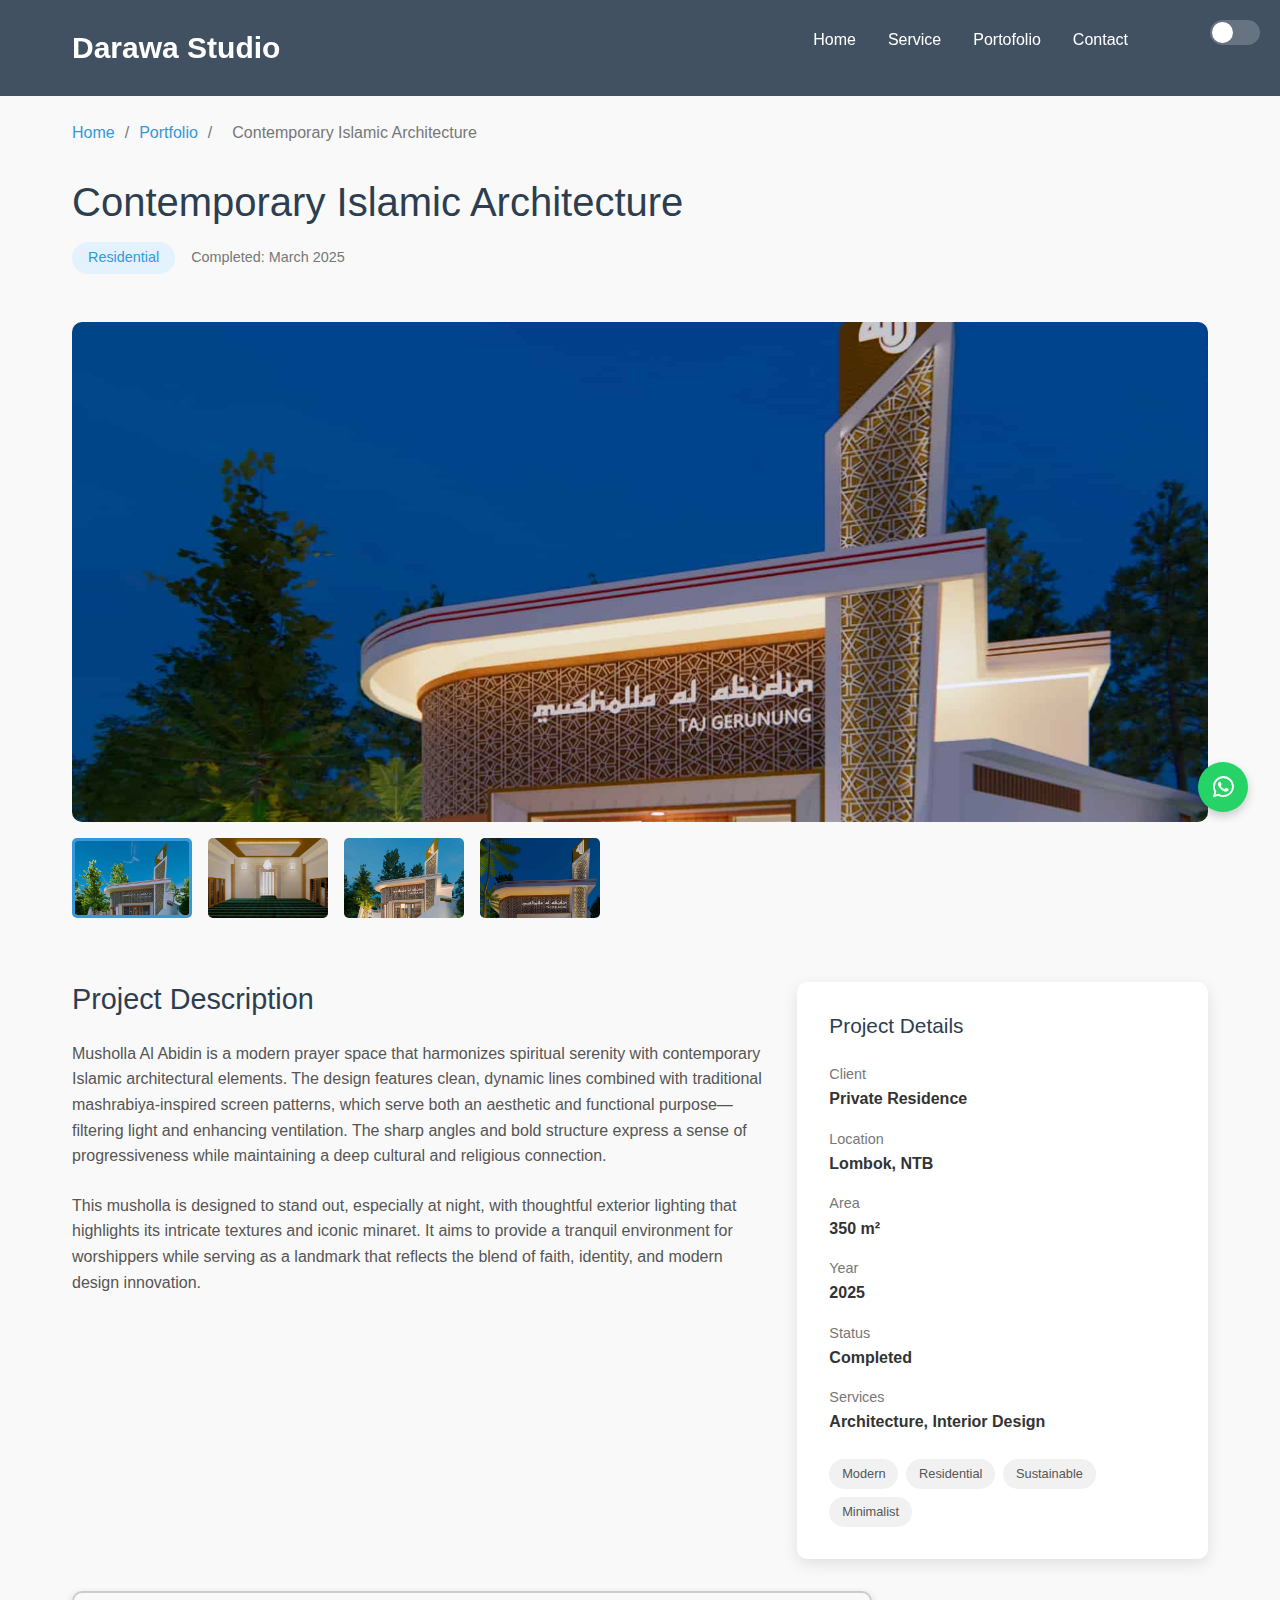
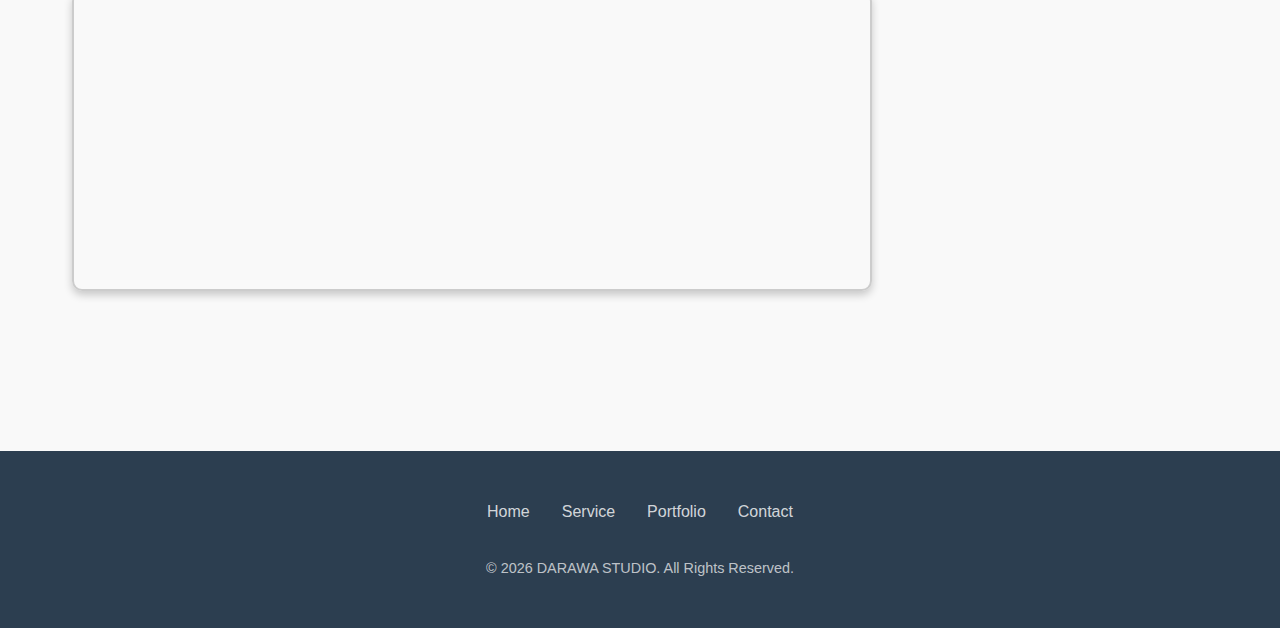
<file: musalla.html>
<!DOCTYPE html>
<html lang="en">
  <head>
    <meta charset="UTF-8" />
    <meta name="viewport" content="width=device-width, initial-scale=1.0" />
    <meta name="description" content="Darawa Studio menyediakan jasa desain logo profesional dan kreatif.">
    <title>DARAWA STUDIO</title>
    <link
      rel="stylesheet"
      href="https://cdnjs.cloudflare.com/ajax/libs/font-awesome/6.0.0-beta2/css/all.min.css"
    />
    <link
      href="https://cdn.jsdelivr.net/npm/bootstrap@5.3.2/dist/css/bootstrap.min.css"
      rel="stylesheet"
    />
    <style>
      /* Reset and Base Styles */
      * {
        margin: 0;
        padding: 0;
        box-sizing: border-box;
        font-family: "Poppins", sans-serif;
      }

      body {
        background-color: #f9f9f9;
        color: #333;
        line-height: 1.6;
        overflow-x: hidden;
      }

      /* Header */
      header {
        background: linear-gradient(135deg, #2c3e50, #3498db);
        color: white;
        padding: 1.5rem;
        position: relative;
        overflow: hidden;
      }

      nav {
        display: flex;
        justify-content: space-between;
        align-items: center;
        position: fixed;
        top: 0;
        left: 0;
        width: 100%;
        padding: 1.5rem;
        z-index: 1000;
        transition: all 0.3s ease;
        background-color: rgba(44, 62, 80, 0.9);
      }

      .nav-container {
        display: flex;
        justify-content: space-between;
        align-items: center;
        width: 100%;
        max-width: 1200px;
        margin: 0 auto;
        padding: 0 2rem;
      }

      .logo {
        font-size: 1.8rem;
        font-weight: 700;
        cursor: pointer;
        color: white;
      }

      .nav-links {
        display: flex;
        list-style: none;
        margin-right: 80px;
      }

      .nav-links li {
        margin-left: 2rem;
      }

      .nav-links a {
        color: white;
        text-decoration: none;
        font-weight: 500;
        transition: color 0.3s;
      }

      .nav-links a:hover {
        color: #74b9ff;
      }

      .burger {
        display: none;
        cursor: pointer;
        width: 0.1px;
        padding-top: 25px;
      }

      .burger div {
        width: 25px;
        height: 3px;
        background-color: white;
        margin: 5px;
        transition: all 0.3s ease;
      }

      /* Project Detail Styles */
      .project-detail {
        padding: 120px 2rem 5rem;
        max-width: 1200px;
        margin: 0 auto;
      }

      .project-breadcrumb {
        margin-bottom: 2rem;
        display: flex;
        align-items: center;
      }

      .project-breadcrumb a {
        color: #3498db;
        text-decoration: none;
        transition: color 0.3s;
      }

      .project-breadcrumb a:hover {
        color: #2c3e50;
      }

      .project-breadcrumb span {
        margin: 0 10px;
        color: #777;
      }

      .project-heading {
        margin-bottom: 3rem;
      }

      .project-heading h1 {
        font-size: 2.5rem;
        color: #2c3e50;
        margin-bottom: 1rem;
      }

      .project-meta {
        display: flex;
        align-items: center;
        margin-bottom: 1rem;
        flex-wrap: wrap;
      }

      .project-category {
        background-color: #e3f2fd;
        color: #3498db;
        padding: 0.3rem 1rem;
        border-radius: 30px;
        font-size: 0.9rem;
        margin-right: 1rem;
      }

      .project-date {
        color: #777;
        font-size: 0.9rem;
      }

      /* Image Gallery */
      .project-gallery {
        margin-bottom: 3rem;
      }

      .gallery-main {
        position: relative;
        height: 500px;
        overflow: hidden;
        border-radius: 10px;
        margin-bottom: 1rem;
      }

      .gallery-main img {
        width: 100%;
        height: 100%;
        object-fit: cover;
        transition: transform 0.5s;
      }

      .gallery-thumbnails {
        display: flex;
        gap: 1rem;
        overflow-x: auto;
        padding-bottom: 1rem;
      }

      .gallery-thumbnail {
        width: 120px;
        height: 80px;
        border-radius: 5px;
        overflow: hidden;
        cursor: pointer;
        transition: transform 0.3s;
      }

      .gallery-thumbnail:hover {
        transform: translateY(-5px);
      }

      .gallery-thumbnail img {
        width: 100%;
        height: 100%;
        object-fit: cover;
      }

      .gallery-thumbnail.active {
        border: 3px solid #3498db;
      }

      /* Project Content */
      .project-content {
        display: flex;
        flex-wrap: wrap;
        gap: 2rem;
      }

      .project-description {
        flex: 2;
        min-width: 300px;
      }

      .project-description h2 {
        font-size: 1.8rem;
        color: #2c3e50;
        margin-bottom: 1.5rem;
      }

      .project-description p {
        margin-bottom: 1.5rem;
        color: #555;
      }

      .project-details {
        flex: 1;
        min-width: 250px;
        background-color: white;
        padding: 2rem;
        border-radius: 10px;
        box-shadow: 0 5px 15px rgba(0, 0, 0, 0.1);
      }

      .project-details h3 {
        font-size: 1.3rem;
        color: #2c3e50;
        margin-bottom: 1.5rem;
      }

      .project-detail-item {
        margin-bottom: 1rem;
        display: flex;
        flex-direction: column;
      }

      .detail-label {
        color: #777;
        font-size: 0.9rem;
      }

      .detail-value {
        font-weight: 600;
        color: #333;
      }

      .project-tags {
        display: flex;
        flex-wrap: wrap;
        gap: 0.5rem;
        margin-top: 1.5rem;
      }

      .project-tag {
        background-color: #f1f1f1;
        color: #555;
        padding: 0.3rem 0.8rem;
        border-radius: 20px;
        font-size: 0.8rem;
      }

      /* Related Projects */
      .related-projects {
        margin-top: 5rem;
      }

      .related-projects h2 {
        font-size: 1.8rem;
        color: #2c3e50;
        margin-bottom: 2rem;
      }

      .related-grid {
        display: grid;
        grid-template-columns: repeat(auto-fill, minmax(300px, 1fr));
        gap: 2rem;
      }

      /* Project Navigation */
      .project-navigation {
        display: flex;
        justify-content: space-between;
        margin-top: 5rem;
        padding-top: 2rem;
        border-top: 1px solid #eee;
      }

      .nav-item {
        display: flex;
        align-items: center;
        text-decoration: none;
        color: #333;
        transition: color 0.3s;
      }

      .nav-item:hover {
        color: #3498db;
      }

      .nav-item i {
        margin: 0 10px;
      }

      .nav-prev i {
        margin-right: 10px;
      }

      .nav-next i {
        margin-left: 10px;
      }

      /* Footer */
      footer {
        background-color: #2c3e50;
        color: white;
        text-align: center;
        padding: 2rem;
        margin-top: 5rem;
      }

      .footer-content {
        max-width: 800px;
        margin: 0 auto;
      }

      .footer-links {
        display: flex;
        justify-content: center;
        gap: 2rem;
        margin: 1rem 0;
      }

      .footer-link {
        color: rgba(255, 255, 255, 0.8);
        text-decoration: none;
        transition: color 0.3s;
      }

      .footer-link:hover {
        color: #74b9ff;
      }

      .copyright {
        margin-top: 2rem;
        color: rgba(255, 255, 255, 0.7);
        font-size: 0.9rem;
      }

      /* WhatsApp button */
      .whatsapp-float {
        position: fixed;
        bottom: 5.5rem;
        right: 2rem;
        width: 50px;
        height: 50px;
        background-color: #25d366;
        color: white;
        border-radius: 50%;
        display: flex;
        align-items: center;
        justify-content: center;
        cursor: pointer;
        box-shadow: 0 4px 10px rgba(0, 0, 0, 0.2);
        z-index: 1000;
        transition: transform 0.3s, box-shadow 0.3s;
        text-decoration: none;
      }

      .whatsapp-float:hover {
        transform: translateY(-5px);
        box-shadow: 0 8px 15px rgba(0, 0, 0, 0.25);
      }

      .whatsapp-float i {
        font-size: 1.5rem;
      }

      /* Scroll to top button */
      .scroll-top {
        position: fixed;
        bottom: 2rem;
        right: 2rem;
        width: 40px;
        height: 40px;
        background-color: #3498db;
        color: white;
        border-radius: 50%;
        display: flex;
        align-items: center;
        justify-content: center;
        cursor: pointer;
        opacity: 0;
        visibility: hidden;
        transition: opacity 0.3s, visibility 0.3s, background-color 0.3s;
        z-index: 1000;
      }

      .scroll-top.show {
        opacity: 1;
        visibility: visible;
      }

      .scroll-top:hover {
        background-color: #2c3e50;
      }

      /* Dark Mode Styles */
      .dark-mode {
        background-color: #222;
        color: #f1f1f1;
      }

      .dark-mode .project-heading h1,
      .dark-mode .project-description h2,
      .dark-mode .project-details h3,
      .dark-mode .related-projects h2 {
        color: #f1f1f1;
      }

      .dark-mode .project-description p {
        color: #ccc;
      }

      .dark-mode .project-details {
        background-color: #333;
        box-shadow: 0 5px 15px rgba(0, 0, 0, 0.3);
      }

      .dark-mode .detail-value {
        color: #f1f1f1;
      }

      .dark-mode .project-tag {
        background-color: #444;
        color: #ccc;
      }

      .dark-mode .nav-item {
        color: #f1f1f1;
      }

      .dark-mode .project-breadcrumb a {
        color: #74b9ff;
      }

      .dark-mode .project-breadcrumb span {
        color: #aaa;
      }

        /* responsif styles */
        @media screen and (max-width: 900px) {
        .about-content {
          flex-direction: column;
          text-align: center;
          align-items: center;
        }

        .about-img {
          margin-bottom: 2rem;
        }

        .skills {
          justify-content: center;
        }
      }

      /* Responsive styles */
      @media screen and (max-width: 768px) {
        .nav-links {
          position: absolute;
          right: 0;
          top: 70px;
          background-color: #2c3e50;
          display: flex;
          flex-direction: column;
          align-items: center;
          width: 45%;
          transform: translateX(100%);
          transition: transform 0.5s ease-in;
          z-index: 100;
          margin-right: 0;
          border-radius: 25px;
        }

        .nav-links li {
          opacity: 0;
          margin: 1rem 10px;
        }

        .burger {
          display: block;
        }

        .nav-active {
          transform: translateX(0%);
        }

        .gallery-main {
          height: 300px;
        }

        .project-content {
          flex-direction: column;
        }

        .project-details {
          width: 100%;
        }
      }

      /* Animation */
      @keyframes fadeIn {
        from {
          opacity: 0;
          transform: translateY(20px);
        }
        to {
          opacity: 1;
          transform: translateY(0);
        }
      }

      .fade-in {
        animation: fadeIn 0.8s ease forwards;
      }

      /* Theme Switch */
      .theme-switch {
        position: fixed;
        top: 20px;
        right: 20px;
        width: 50px;
        height: 25px;
        background-color: rgba(255, 255, 255, 0.2);
        border-radius: 25px;
        cursor: pointer;
        z-index: 1010;
      }

      .theme-switch::before {
        content: "";
        position: absolute;
        top: 2px;
        left: 2px;
        width: 21px;
        height: 21px;
        background-color: white;
        border-radius: 50%;
        transition: transform 0.3s;
      }

      .dark-mode .theme-switch::before {
        transform: translateX(25px);
      }

      /* maps */
      .map-container {
      width: 100%;
      max-width: 800px;
      height: 300px;
      border: 2px solid #ccc;
      border-radius: 10px;
      overflow: hidden;
      box-shadow: 0 4px 8px rgba(0,0,0,0.2);
    }

    iframe {
      width: 100%;
      height: 100%;
      border: 0;
    }
    </style>
  </head>
  <body>
    <!-- Theme Switch -->
    <div class="theme-switch"></div>

    <!-- Header and Navigation -->
    <nav>
      <div class="nav-container">
        <div class="logo">
          <a
            href="index.html#home"
            style="text-decoration: none; color: white; font-size: 30px"
            ><b>Darawa Studio</b></a
          >
        </div>
        <ul class="nav-links">
          <li><a href="index.html#home">Home</a></li>
          <li><a href="index.html#Service">Service</a></li>
          <li><a href="index.html#portofolio">Portofolio</a></li>
          <li><a href="index.html#contact">Contact</a></li>
        </ul>
        <div class="burger">
          <div class="line1"></div>
          <div class="line2"></div>
          <div class="line3"></div>
        </div>
      </div>
    </nav>

    <!-- Project Detail Section -->
    <section class="project-detail">
      <div class="project-breadcrumb">
        <a href="index.html">Home</a>
        <span>/</span>
        <a href="index.html#portofolio">Portfolio</a>
        <span>/</span>
        <span id="project-name"> Contemporary Islamic Architecture</span>
      </div>

      <div class="project-heading fade-in">
        <h1 id="project-title">Contemporary Islamic Architecture</h1>
        <div class="project-meta">
          <div class="project-category">Residential</div>
          <div class="project-date">Completed: March 2025</div>
        </div>
      </div>

      <div class="project-gallery fade-in">
        <div class="gallery-main">
          <img
            src="img/MUSHALLA AL ABIDIN-20250516T172234Z-1-001/MUSHALLA AL ABIDIN/belajar rendering.jpg"
            alt="Project Main Image"
            id="main-image"
          />
        </div>
        <div class="gallery-thumbnails">
          <div
            class="gallery-thumbnail active"
            data-img="img/MUSHALLA AL ABIDIN-20250516T172234Z-1-001/MUSHALLA AL ABIDIN/eksterior musholla siang.jpg"
          >
            <img
              src="img/MUSHALLA AL ABIDIN-20250516T172234Z-1-001/MUSHALLA AL ABIDIN/eksterior musholla siang.jpg"
              alt="Thumbnail 1"
            />
          </div>
          <div
            class="gallery-thumbnail"
            data-img="img/MUSHALLA AL ABIDIN-20250516T172234Z-1-001/MUSHALLA AL ABIDIN/interior 2.jpg"
          >
            <img
              src="img/MUSHALLA AL ABIDIN-20250516T172234Z-1-001/MUSHALLA AL ABIDIN/interior 2.jpg"
              alt="Thumbnail 2"
            />
          </div>
          <div
            class="gallery-thumbnail"
            data-img="img/MUSHALLA AL ABIDIN-20250516T172234Z-1-001/MUSHALLA AL ABIDIN/MUSHALLA AL ABIDIN (TAJ GERUNUNG).jpg"
          >
            <img
              src="img/MUSHALLA AL ABIDIN-20250516T172234Z-1-001/MUSHALLA AL ABIDIN/MUSHALLA AL ABIDIN (TAJ GERUNUNG).jpg"
              alt="Thumbnail 3"
            />
          </div>
          <div
            class="gallery-thumbnail"
            data-img="img/MUSHALLA AL ABIDIN-20250516T172234Z-1-001/MUSHALLA AL ABIDIN/tampak d.jpg"
          >
            <img
              src="img/MUSHALLA AL ABIDIN-20250516T172234Z-1-001/MUSHALLA AL ABIDIN/tampak d.jpg"
              alt="Thumbnail 4"
            />
          </div>
        </div>
      </div>

      <div class="project-content">
        <div class="project-description fade-in">
          <h2>Project Description</h2>
          <p>
            Musholla Al Abidin is a modern prayer space that harmonizes
            spiritual serenity with contemporary Islamic architectural elements.
            The design features clean, dynamic lines combined with traditional
            mashrabiya-inspired screen patterns, which serve both an aesthetic
            and functional purpose—filtering light and enhancing ventilation.
            The sharp angles and bold structure express a sense of
            progressiveness while maintaining a deep cultural and religious
            connection.
          </p>
          <p>
            This musholla is designed to stand out, especially at night, with
            thoughtful exterior lighting that highlights its intricate textures
            and iconic minaret. It aims to provide a tranquil environment for
            worshippers while serving as a landmark that reflects the blend of
            faith, identity, and modern design innovation.
          </p>
        </div>

        <div class="project-details fade-in">
          <h3>Project Details</h3>
          <div class="project-detail-item">
            <span class="detail-label">Client</span>
            <span class="detail-value">Private Residence</span>
          </div>
          <div class="project-detail-item">
            <span class="detail-label">Location</span>
            <span class="detail-value">Lombok, NTB</span>
          </div>
          <div class="project-detail-item">
            <span class="detail-label">Area</span>
            <span class="detail-value">350 m²</span>
          </div>
          <div class="project-detail-item">
            <span class="detail-label">Year</span>
            <span class="detail-value">2025</span>
          </div>
          <div class="project-detail-item">
            <span class="detail-label">Status</span>
            <span class="detail-value">Completed</span>
          </div>
          <div class="project-detail-item">
            <span class="detail-label">Services</span>
            <span class="detail-value">Architecture, Interior Design</span>
          </div>

          <div class="project-tags">
            <div class="project-tag">Modern</div>
            <div class="project-tag">Residential</div>
            <div class="project-tag">Sustainable</div>
            <div class="project-tag">Minimalist</div>
          </div>
        </div>
         <!-- disini maps!! -->
         <div class="map-container">
    <iframe 
      src="https://shorturl.at/ft6aV"
      allowfullscreen="" 
      loading="lazy" 
      referrerpolicy="no-referrer-when-downgrade">
    </iframe>
  </div>
      </div>
    </section>

    <!-- Footer -->
    <footer>
      <div class="footer-content">
        <div class="footer-links">
          <a href="index.html#home" class="footer-link">Home</a>
          <a href="index.html#Service" class="footer-link">Service</a>
          <a href="index.html#portofolio" class="footer-link">Portfolio</a>
          <a href="index.html#contact" class="footer-link">Contact</a>
        </div>
        <p class="copyright">
          &copy; <span id="current-year"></span> DARAWA STUDIO. All Rights
          Reserved.
        </p>
      </div>
    </footer>

    <!-- WhatsApp floating button -->
    <a
      href="https://wa.me/6285338213668"
      target="_blank"
      class="whatsapp-float"
    >
      <i class="fab fa-whatsapp"></i>
    </a>

    <!-- Scroll to top button -->
    <div class="scroll-top">
      <i class="fas fa-arrow-up"></i>
    </div>

    <script>
      // Preloader
      window.addEventListener("load", function () {
        document.body.classList.add("loaded");
      });

      // Navigation
      const navSlide = () => {
        const burger = document.querySelector(".burger");
        const nav = document.querySelector(".nav-links");
        const navLinks = document.querySelectorAll(".nav-links li");

        burger.addEventListener("click", () => {
          // Toggle Nav
          nav.classList.toggle("nav-active");

          // Animate Links
          navLinks.forEach((link, index) => {
            if (link.style.animation) {
              link.style.animation = "";
            } else {
              link.style.animation = `fadeIn 0.5s ease forwards ${
                index / 7 + 0.3
              }s`;
            }
          });

          // Burger Animation
          burger.classList.toggle("toggle");
        });
      };

      navSlide();

      // Smooth scrolling for navigation
      document.querySelectorAll('a[href^="#"]').forEach((anchor) => {
        anchor.addEventListener("click", function (e) {
          e.preventDefault();
          document.querySelector(this.getAttribute("href"))?.scrollIntoView({
            behavior: "smooth",
          });
        });
      });

      // Scroll to top button
      const scrollTopBtn = document.querySelector(".scroll-top");
      const navbar = document.querySelector("nav");

      window.addEventListener("scroll", () => {
        // Scroll to top button visibility
        if (window.pageYOffset > 300) {
          scrollTopBtn.classList.add("show");
        } else {
          scrollTopBtn.classList.remove("show");
        }

        // Navbar scroll effect
        if (window.pageYOffset > 50) {
          navbar.classList.add("scrolled");
        } else {
          navbar.classList.remove("scrolled");
        }
      });

      scrollTopBtn.addEventListener("click", () => {
        window.scrollTo({
          top: 0,
          behavior: "smooth",
        });
      });

      // Gallery image switcher
      const mainImage = document.getElementById("main-image");
      const thumbnails = document.querySelectorAll(".gallery-thumbnail");

      thumbnails.forEach((thumbnail) => {
        thumbnail.addEventListener("click", () => {
          // Update active class
          thumbnails.forEach((thumb) => thumb.classList.remove("active"));
          thumbnail.classList.add("active");

          // Update main image
          const imgSrc = thumbnail.getAttribute("data-img");
          mainImage.src = imgSrc;
          mainImage.style.opacity = "0";
          setTimeout(() => {
            mainImage.style.opacity = "1";
          }, 100);
        });
      });

      // Dark mode toggle
      const themeSwitch = document.querySelector(".theme-switch");

      themeSwitch.addEventListener("click", () => {
        document.body.classList.toggle("dark-mode");

        // Save theme preference to local storage
        if (document.body.classList.contains("dark-mode")) {
          localStorage.setItem("theme", "dark");
        } else {
          localStorage.setItem("theme", "light");
        }
      });

      // Check for saved theme preference
      if (localStorage.getItem("theme") === "dark") {
        document.body.classList.add("dark-mode");
      }

      // Set current year in footer
      document.getElementById("current-year").textContent =
        new Date().getFullYear();

      // Get URL parameters to update content based on project
      function getUrlParameter(name) {
        name = name.replace(/[\[]/, "\\[").replace(/[\]]/, "\\]");
        var regex = new RegExp("[\\?&]" + name + "=([^&#]*)");
        var results = regex.exec(location.search);
        return results === null
          ? ""
          : decodeURIComponent(results[1].replace(/\+/g, " "));
      }

      // Update project details based on URL parameter (for demonstration)
      const projectId = getUrlParameter("id");
      if (projectId) {
        // In a real implementation, you would fetch project details from a database
        // This is just a placeholder for demonstration
        console.log("Loading project ID:", projectId);
      }
    </script>
  </body>
</html>
</file>
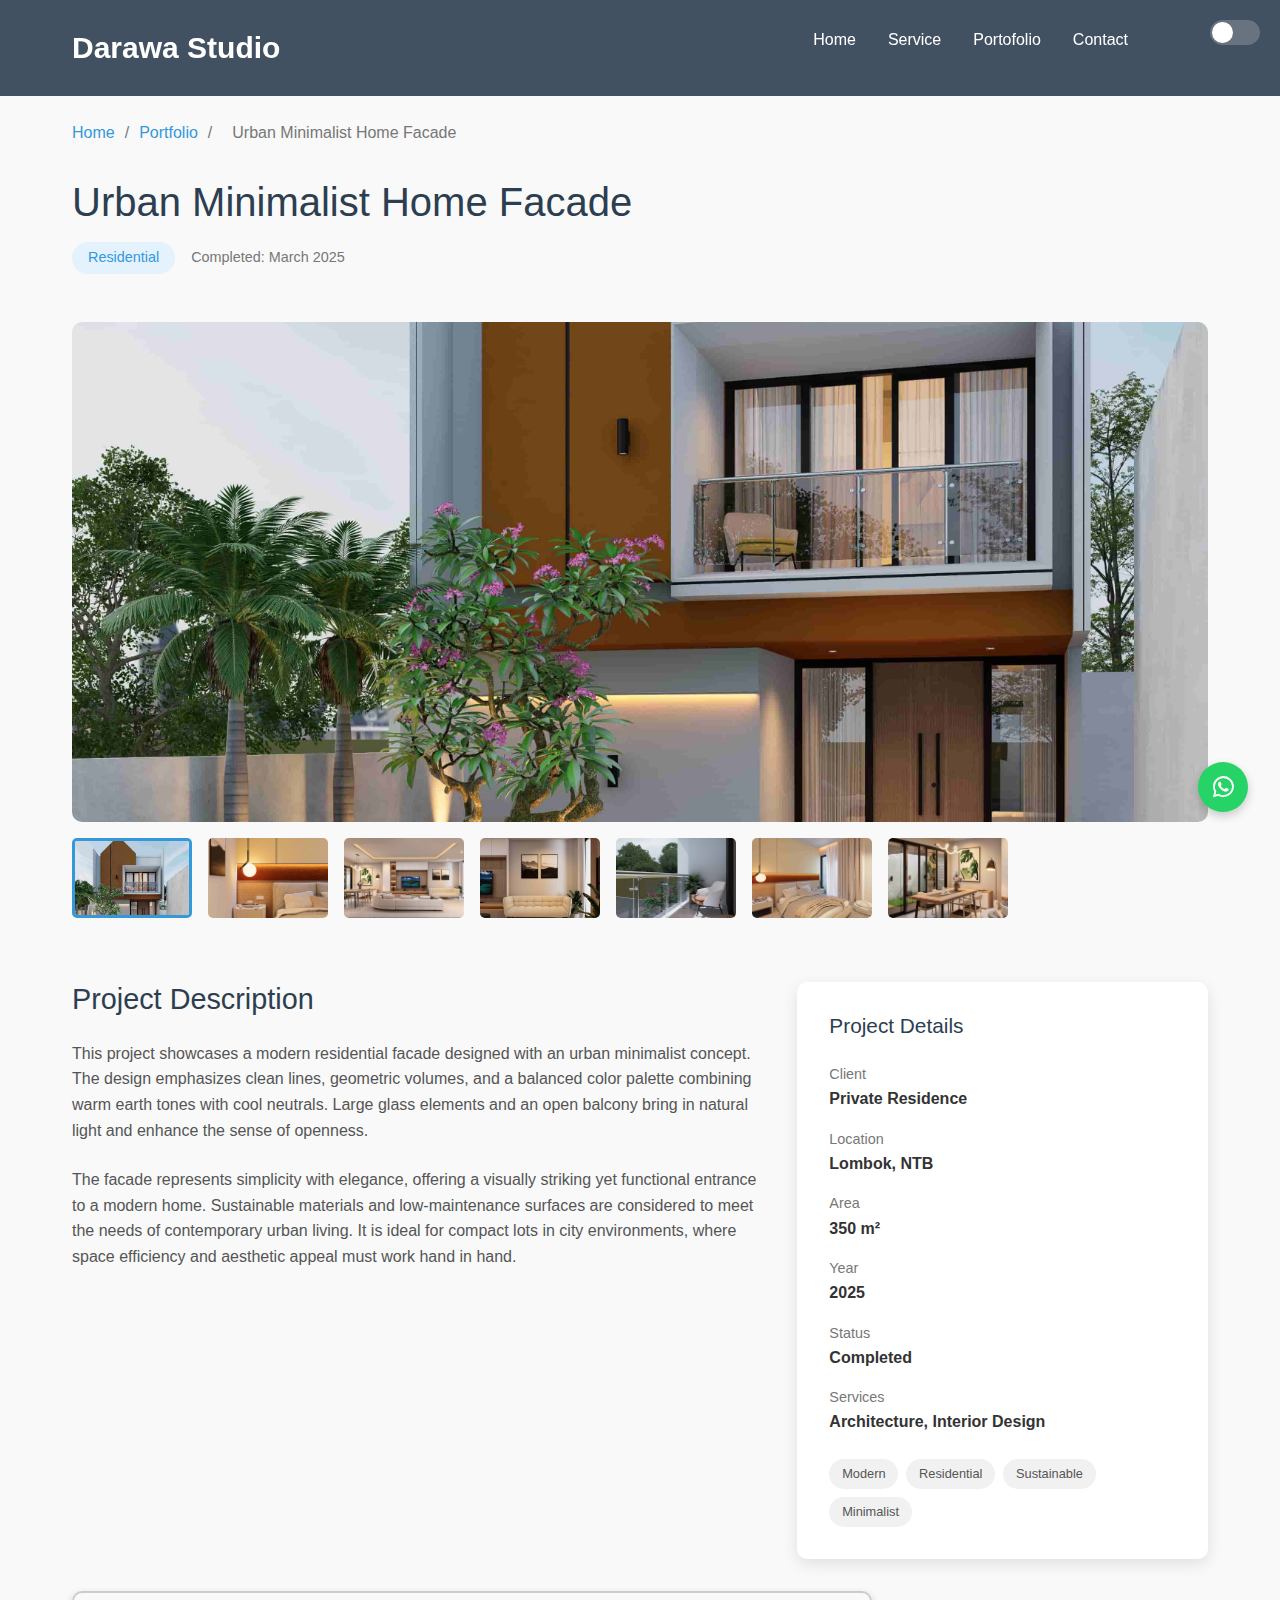
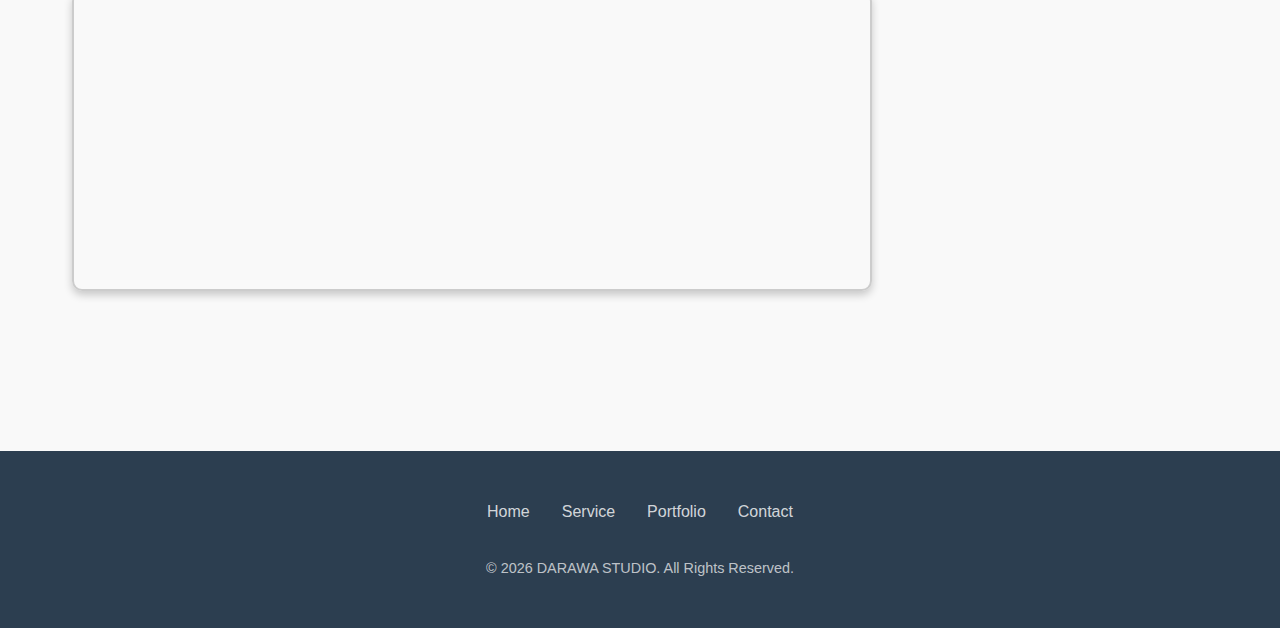
<file: teruai.html>
<!DOCTYPE html>
<html lang="en">
  <head>
    <meta charset="UTF-8" />
    <meta name="viewport" content="width=device-width, initial-scale=1.0" />
    <title>DARAWA STUDIO</title>
    <link
      rel="stylesheet"
      href="https://cdnjs.cloudflare.com/ajax/libs/font-awesome/6.0.0-beta2/css/all.min.css"
    />
    <link
      href="https://cdn.jsdelivr.net/npm/bootstrap@5.3.2/dist/css/bootstrap.min.css"
      rel="stylesheet"
    />
    <style>
      /* Reset and Base Styles */
      * {
        margin: 0;
        padding: 0;
        box-sizing: border-box;
        font-family: "Poppins", sans-serif;
      }

      body {
        background-color: #f9f9f9;
        color: #333;
        line-height: 1.6;
        overflow-x: hidden;
      }

      /* Header */
      header {
        background: linear-gradient(135deg, #2c3e50, #3498db);
        color: white;
        padding: 1.5rem;
        position: relative;
        overflow: hidden;
      }

      nav {
        display: flex;
        justify-content: space-between;
        align-items: center;
        position: fixed;
        top: 0;
        left: 0;
        width: 100%;
        padding: 1.5rem;
        z-index: 1000;
        transition: all 0.3s ease;
        background-color: rgba(44, 62, 80, 0.9);
      }

      .nav-container {
        display: flex;
        justify-content: space-between;
        align-items: center;
        width: 100%;
        max-width: 1200px;
        margin: 0 auto;
        padding: 0 2rem;
      }

      .logo {
        font-size: 1.8rem;
        font-weight: 700;
        cursor: pointer;
        color: white;
      }

      .nav-links {
        display: flex;
        list-style: none;
        margin-right: 80px;
      }

      .nav-links li {
        margin-left: 2rem;
      }

      .nav-links a {
        color: white;
        text-decoration: none;
        font-weight: 500;
        transition: color 0.3s;
      }

      .nav-links a:hover {
        color: #74b9ff;
      }

      .burger {
        display: none;
        cursor: pointer;
        width: 0.1px;
        padding-top: 25px;
      }

      .burger div {
        width: 25px;
        height: 3px;
        align-items: center;
        display: flex;
        justify-content: center;
        padding-left: 50%;
        background-color: white;
        margin: 5px;
        transition: all 0.3s ease;
      }

      /* Project Detail Styles */
      .project-detail {
        padding: 120px 2rem 5rem;
        max-width: 1200px;
        margin: 0 auto;
      }

      .project-breadcrumb {
        margin-bottom: 2rem;
        display: flex;
        align-items: center;
      }

      .project-breadcrumb a {
        color: #3498db;
        text-decoration: none;
        transition: color 0.3s;
      }

      .project-breadcrumb a:hover {
        color: #2c3e50;
      }

      .project-breadcrumb span {
        margin: 0 10px;
        color: #777;
      }

      .project-heading {
        margin-bottom: 3rem;
      }

      .project-heading h1 {
        font-size: 2.5rem;
        color: #2c3e50;
        margin-bottom: 1rem;
      }

      .project-meta {
        display: flex;
        align-items: center;
        margin-bottom: 1rem;
        flex-wrap: wrap;
      }

      .project-category {
        background-color: #e3f2fd;
        color: #3498db;
        padding: 0.3rem 1rem;
        border-radius: 30px;
        font-size: 0.9rem;
        margin-right: 1rem;
      }

      .project-date {
        color: #777;
        font-size: 0.9rem;
      }

      /* Image Gallery */
      .project-gallery {
        margin-bottom: 3rem;
      }

      .gallery-main {
        position: relative;
        height: 500px;
        overflow: hidden;
        border-radius: 10px;
        margin-bottom: 1rem;
      }

      .gallery-main img {
        width: 100%;
        height: 100%;
        object-fit: cover;
        transition: transform 0.5s;
      }

      .gallery-thumbnails {
        display: flex;
        gap: 1rem;
        overflow-x: auto;
        padding-bottom: 1rem;
      }

      .gallery-thumbnail {
        width: 120px;
        height: 80px;
        border-radius: 5px;
        overflow: hidden;
        cursor: pointer;
        transition: transform 0.3s;
      }

      .gallery-thumbnail:hover {
        transform: translateY(-5px);
      }

      .gallery-thumbnail img {
        width: 100%;
        height: 100%;
        object-fit: cover;
      }

      .gallery-thumbnail.active {
        border: 3px solid #3498db;
      }

      /* Project Content */
      .project-content {
        display: flex;
        flex-wrap: wrap;
        gap: 2rem;
      }

      .project-description {
        flex: 2;
        min-width: 300px;
      }

      .project-description h2 {
        font-size: 1.8rem;
        color: #2c3e50;
        margin-bottom: 1.5rem;
      }

      .project-description p {
        margin-bottom: 1.5rem;
        color: #555;
      }

      .project-details {
        flex: 1;
        min-width: 250px;
        background-color: white;
        padding: 2rem;
        border-radius: 10px;
        box-shadow: 0 5px 15px rgba(0, 0, 0, 0.1);
      }

      .project-details h3 {
        font-size: 1.3rem;
        color: #2c3e50;
        margin-bottom: 1.5rem;
      }

      .project-detail-item {
        margin-bottom: 1rem;
        display: flex;
        flex-direction: column;
      }

      .detail-label {
        color: #777;
        font-size: 0.9rem;
      }

      .detail-value {
        font-weight: 600;
        color: #333;
      }

      .project-tags {
        display: flex;
        flex-wrap: wrap;
        gap: 0.5rem;
        margin-top: 1.5rem;
      }

      .project-tag {
        background-color: #f1f1f1;
        color: #555;
        padding: 0.3rem 0.8rem;
        border-radius: 20px;
        font-size: 0.8rem;
      }

      /* Related Projects */
      .related-projects {
        margin-top: 5rem;
      }

      .related-projects h2 {
        font-size: 1.8rem;
        color: #2c3e50;
        margin-bottom: 2rem;
      }

      .related-grid {
        display: grid;
        grid-template-columns: repeat(auto-fill, minmax(300px, 1fr));
        gap: 2rem;
      }

      /* Project Navigation */
      .project-navigation {
        display: flex;
        justify-content: space-between;
        margin-top: 5rem;
        padding-top: 2rem;
        border-top: 1px solid #eee;
      }

      .nav-item {
        display: flex;
        align-items: center;
        text-decoration: none;
        color: #333;
        transition: color 0.3s;
      }

      .nav-item:hover {
        color: #3498db;
      }

      .nav-item i {
        margin: 0 10px;
      }

      .nav-prev i {
        margin-right: 10px;
      }

      .nav-next i {
        margin-left: 10px;
      }

      /* Footer */
      footer {
        background-color: #2c3e50;
        color: white;
        text-align: center;
        padding: 2rem;
        margin-top: 5rem;
      }

      .footer-content {
        max-width: 800px;
        margin: 0 auto;
      }

      .footer-links {
        display: flex;
        justify-content: center;
        gap: 2rem;
        margin: 1rem 0;
      }

      .footer-link {
        color: rgba(255, 255, 255, 0.8);
        text-decoration: none;
        transition: color 0.3s;
      }

      .footer-link:hover {
        color: #74b9ff;
      }

      .copyright {
        margin-top: 2rem;
        color: rgba(255, 255, 255, 0.7);
        font-size: 0.9rem;
      }

      /* WhatsApp button */
      .whatsapp-float {
        position: fixed;
        bottom: 5.5rem;
        right: 2rem;
        width: 50px;
        height: 50px;
        background-color: #25d366;
        color: white;
        border-radius: 50%;
        display: flex;
        align-items: center;
        justify-content: center;
        cursor: pointer;
        box-shadow: 0 4px 10px rgba(0, 0, 0, 0.2);
        z-index: 1000;
        transition: transform 0.3s, box-shadow 0.3s;
        text-decoration: none;
      }

      .whatsapp-float:hover {
        transform: translateY(-5px);
        box-shadow: 0 8px 15px rgba(0, 0, 0, 0.25);
      }

      .whatsapp-float i {
        font-size: 1.5rem;
      }

      /* Scroll to top button */
      .scroll-top {
        position: fixed;
        bottom: 2rem;
        right: 2rem;
        width: 40px;
        height: 40px;
        background-color: #3498db;
        color: white;
        border-radius: 50%;
        display: flex;
        align-items: center;
        justify-content: center;
        cursor: pointer;
        opacity: 0;
        visibility: hidden;
        transition: opacity 0.3s, visibility 0.3s, background-color 0.3s;
        z-index: 1000;
      }

      .scroll-top.show {
        opacity: 1;
        visibility: visible;
      }

      .scroll-top:hover {
        background-color: #2c3e50;
      }

      /* Dark Mode Styles */
      .dark-mode {
        background-color: #222;
        color: #f1f1f1;
      }

      .dark-mode .project-heading h1,
      .dark-mode .project-description h2,
      .dark-mode .project-details h3,
      .dark-mode .related-projects h2 {
        color: #f1f1f1;
      }

      .dark-mode .project-description p {
        color: #ccc;
      }

      .dark-mode .project-details {
        background-color: #333;
        box-shadow: 0 5px 15px rgba(0, 0, 0, 0.3);
      }

      .dark-mode .detail-value {
        color: #f1f1f1;
      }

      .dark-mode .project-tag {
        background-color: #444;
        color: #ccc;
      }

      .dark-mode .nav-item {
        color: #f1f1f1;
      }

      .dark-mode .project-breadcrumb a {
        color: #74b9ff;
      }

      .dark-mode .project-breadcrumb span {
        color: #aaa;
      }

      /* Responsive styles */
      @media screen and (max-width: 768px) {
        .nav-links {
          position: absolute;
          right: 0;
          top: 70px;
          background-color: #2c3e50;
          display: flex;
          flex-direction: column;
          align-items: center;
          width: 45%;
          transform: translateX(100%);
          transition: transform 0.5s ease-in;
          z-index: 100;
          margin-right: 0;
          border-radius: 25px;
        }

        .nav-links li {
          opacity: 0;
          margin: 1rem 0;
        }

        .burger {
          display: block;
        }

        .nav-active {
          transform: translateX(0%);
        }

        .gallery-main {
          height: 300px;
        }

        .project-content {
          flex-direction: column;
        }

        .project-details {
          width: 100%;
        }
      }

      /* Animation */
      @keyframes fadeIn {
        from {
          opacity: 0;
          transform: translateY(20px);
        }
        to {
          opacity: 1;
          transform: translateY(0);
        }
      }

      .fade-in {
        animation: fadeIn 0.8s ease forwards;
      }

      /* Theme Switch */
      .theme-switch {
        position: fixed;
        top: 20px;
        right: 20px;
        width: 50px;
        height: 25px;
        background-color: rgba(255, 255, 255, 0.2);
        border-radius: 25px;
        cursor: pointer;
        z-index: 1010;
      }

      .theme-switch::before {
        content: "";
        position: absolute;
        top: 2px;
        left: 2px;
        width: 21px;
        height: 21px;
        background-color: white;
        border-radius: 50%;
        transition: transform 0.3s;
      }

      .dark-mode .theme-switch::before {
        transform: translateX(25px);
      }

      /* maps */
      .map-container {
        width: 100%;
        max-width: 800px;
        height: 300px;
        border: 2px solid #ccc;
        border-radius: 10px;
        overflow: hidden;
        box-shadow: 0 4px 8px rgba(0, 0, 0, 0.2);
      }

      iframe {
        width: 100%;
        height: 100%;
        border: 0;
      }
    </style>
  </head>
  <body>
    <!-- Theme Switch -->
    <div class="theme-switch"></div>

    <!-- Header and Navigation -->
    <nav>
      <div class="nav-container">
        <a
          href="index.html#home"
          style="text-decoration: none; color: white; font-size: 30px"
          ><b>Darawa Studio</b></a
        >
        <ul class="nav-links">
          <li><a href="index.html#home">Home</a></li>
          <li><a href="index.html#Service">Service</a></li>
          <li><a href="index.html#portofolio">Portofolio</a></li>
          <li><a href="index.html#contact">Contact</a></li>
        </ul>
        <div class="burger">
          <div class="line1"></div>
          <div class="line2"></div>
          <div class="line3"></div>
        </div>
      </div>
    </nav>

    <!-- Project Detail Section -->
    <section class="project-detail">
      <div class="project-breadcrumb">
        <a href="index.html">Home</a>
        <span>/</span>
        <a href="index.html#portofolio">Portfolio</a>
        <span>/</span>
        <span id="project-name">Urban Minimalist Home Facade</span>
      </div>

      <div class="project-heading fade-in">
        <h1 id="project-title">Urban Minimalist Home Facade</h1>
        <div class="project-meta">
          <div class="project-category">Residential</div>
          <div class="project-date">Completed: March 2025</div>
        </div>
      </div>

      <div class="project-gallery fade-in">
        <div class="gallery-main">
          <img
            src="img/Teruai-20250516T181310Z-1-001/Teruai/2 (1).jpg"
            alt="Project Main Image"
            id="main-image"
          />
        </div>
        <div class="gallery-thumbnails">
          <div
            class="gallery-thumbnail active"
            data-img="img/Teruai-20250516T181310Z-1-001/Teruai/3..1png.png"
          >
            <img
              src="img/Teruai-20250516T181310Z-1-001/Teruai/3..1png.jpg "
              alt="Thumbnail 1"
            />
          </div>
          <div
            class="gallery-thumbnail"
            data-img="img/Teruai-20250516T181310Z-1-001/Teruai/Kamar lt 1 juga.png"
          >
            <img
              src="img/Teruai-20250516T181310Z-1-001/Teruai/Kamar lt 1 juga.jpg"
              alt="Thumbnail 2"
            />
          </div>
          <div
            class="gallery-thumbnail"
            data-img="img/Teruai-20250516T181310Z-1-001/Teruai/RK, RT, RM.png"
          >
            <img
              src="img/Teruai-20250516T181310Z-1-001/Teruai/RK, RT, RM.jpg"
              alt="Thumbnail 3"
            />
          </div>
          <div
            class="gallery-thumbnail"
            data-img="img/Teruai-20250516T181310Z-1-001/Teruai/ruang tamu.png"
          >
            <img
              src="img/Teruai-20250516T181310Z-1-001/Teruai/ruang tamu.jpg"
              alt="Thumbnail 4"
            />
          </div>
          <div
            class="gallery-thumbnail"
            data-img="img/Teruai-20250516T181310Z-1-001/Teruai/Scene 10.png"
          >
            <img
              src="img/Teruai-20250516T181310Z-1-001/Teruai/Scene 10.jpg"
              alt="Thumbnail 5"
            />
          </div>
          <div
            class="gallery-thumbnail"
            data-img="img/Teruai-20250516T181310Z-1-001/Teruai/Scene 2.png"
          >
            <img
              src="img/Teruai-20250516T181310Z-1-001/Teruai/Scene 2.jpg"
              alt="Thumbnail 5"
            />
          </div>
          <div
            class="gallery-thumbnail"
            data-img="img/Teruai-20250516T181310Z-1-001/Teruai/Scene 7.png"
          >
            <img
              src="img/Teruai-20250516T181310Z-1-001/Teruai/Scene 7.jpg"
              alt="Thumbnail 5"
            />
          </div>
        </div>
      </div>

      <div class="project-content">
        <div class="project-description fade-in">
          <h2>Project Description</h2>
          <p>
            This project showcases a modern residential facade designed with an
            urban minimalist concept. The design emphasizes clean lines,
            geometric volumes, and a balanced color palette combining warm earth
            tones with cool neutrals. Large glass elements and an open balcony
            bring in natural light and enhance the sense of openness.
          </p>
          <p>
            The facade represents simplicity with elegance, offering a visually
            striking yet functional entrance to a modern home. Sustainable
            materials and low-maintenance surfaces are considered to meet the
            needs of contemporary urban living. It is ideal for compact lots in
            city environments, where space efficiency and aesthetic appeal must
            work hand in hand.
          </p>
        </div>

        <div class="project-details fade-in">
          <h3>Project Details</h3>
          <div class="project-detail-item">
            <span class="detail-label">Client</span>
            <span class="detail-value">Private Residence</span>
          </div>
          <div class="project-detail-item">
            <span class="detail-label">Location</span>
            <span class="detail-value">Lombok, NTB</span>
          </div>
          <div class="project-detail-item">
            <span class="detail-label">Area</span>
            <span class="detail-value">350 m²</span>
          </div>
          <div class="project-detail-item">
            <span class="detail-label">Year</span>
            <span class="detail-value">2025</span>
          </div>
          <div class="project-detail-item">
            <span class="detail-label">Status</span>
            <span class="detail-value">Completed</span>
          </div>
          <div class="project-detail-item">
            <span class="detail-label">Services</span>
            <span class="detail-value">Architecture, Interior Design</span>
          </div>

          <div class="project-tags">
            <div class="project-tag">Modern</div>
            <div class="project-tag">Residential</div>
            <div class="project-tag">Sustainable</div>
            <div class="project-tag">Minimalist</div>
          </div>
        </div>
        <!-- disini maps!! -->
        <div class="map-container">
          <iframe
            src="https://www.google.com/maps/embed?pb=!1m18!1m12!1m3!1d126916.11867609498!2d106.6894299773169!3d-6.229728021398184!2m3!1f0!2f0!3f0!3m2!1i1024!2i768!4f13.1!3m3!1m2!1s0x2e69f1577f793e67%3A0x401576d14fedc50!2sJakarta!5e0!3m2!1sid!2sid!4v1700000000000!5m2!1sid!2sid"
            allowfullscreen=""
            loading="lazy"
            referrerpolicy="no-referrer-when-downgrade"
          >
          </iframe>
        </div>
      </div>
    </section>

    <!-- Footer -->
    <footer>
      <div class="footer-content">
        <div class="footer-links">
          <a href="index.html#home" class="footer-link">Home</a>
          <a href="index.html#Service" class="footer-link">Service</a>
          <a href="index.html#portofolio" class="footer-link">Portfolio</a>
          <a href="index.html#contact" class="footer-link">Contact</a>
        </div>
        <p class="copyright">
          &copy; <span id="current-year"></span> DARAWA STUDIO. All Rights
          Reserved.
        </p>
      </div>
    </footer>

    <!-- WhatsApp floating button -->
    <a
      href="https://wa.me/6285338213668"
      target="_blank"
      class="whatsapp-float"
    >
      <i class="fab fa-whatsapp"></i>
    </a>

    <!-- Scroll to top button -->
    <div class="scroll-top">
      <i class="fas fa-arrow-up"></i>
    </div>

    <script>
      // Preloader
      window.addEventListener("load", function () {
        document.body.classList.add("loaded");
      });

      // Navigation
      const navSlide = () => {
        const burger = document.querySelector(".burger");
        const nav = document.querySelector(".nav-links");
        const navLinks = document.querySelectorAll(".nav-links li");

        burger.addEventListener("click", () => {
          // Toggle Nav
          nav.classList.toggle("nav-active");

          // Animate Links
          navLinks.forEach((link, index) => {
            if (link.style.animation) {
              link.style.animation = "";
            } else {
              link.style.animation = `fadeIn 0.5s ease forwards ${
                index / 7 + 0.3
              }s`;
            }
          });

          // Burger Animation
          burger.classList.toggle("toggle");
        });
      };

      navSlide();

      // Smooth scrolling for navigation
      document.querySelectorAll('a[href^="#"]').forEach((anchor) => {
        anchor.addEventListener("click", function (e) {
          e.preventDefault();
          document.querySelector(this.getAttribute("href"))?.scrollIntoView({
            behavior: "smooth",
          });
        });
      });

      // Scroll to top button
      const scrollTopBtn = document.querySelector(".scroll-top");
      const navbar = document.querySelector("nav");

      window.addEventListener("scroll", () => {
        // Scroll to top button visibility
        if (window.pageYOffset > 300) {
          scrollTopBtn.classList.add("show");
        } else {
          scrollTopBtn.classList.remove("show");
        }

        // Navbar scroll effect
        if (window.pageYOffset > 50) {
          navbar.classList.add("scrolled");
        } else {
          navbar.classList.remove("scrolled");
        }
      });

      scrollTopBtn.addEventListener("click", () => {
        window.scrollTo({
          top: 0,
          behavior: "smooth",
        });
      });

      // Gallery image switcher
      const mainImage = document.getElementById("main-image");
      const thumbnails = document.querySelectorAll(".gallery-thumbnail");

      thumbnails.forEach((thumbnail) => {
        thumbnail.addEventListener("click", () => {
          // Update active class
          thumbnails.forEach((thumb) => thumb.classList.remove("active"));
          thumbnail.classList.add("active");

          // Update main image
          const imgSrc = thumbnail.getAttribute("data-img");
          mainImage.src = imgSrc;
          mainImage.style.opacity = "0";
          setTimeout(() => {
            mainImage.style.opacity = "1";
          }, 100);
        });
      });

      // Dark mode toggle
      const themeSwitch = document.querySelector(".theme-switch");

      themeSwitch.addEventListener("click", () => {
        document.body.classList.toggle("dark-mode");

        // Save theme preference to local storage
        if (document.body.classList.contains("dark-mode")) {
          localStorage.setItem("theme", "dark");
        } else {
          localStorage.setItem("theme", "light");
        }
      });

      // Check for saved theme preference
      if (localStorage.getItem("theme") === "dark") {
        document.body.classList.add("dark-mode");
      }

      // Set current year in footer
      document.getElementById("current-year").textContent =
        new Date().getFullYear();

      // Get URL parameters to update content based on project
      function getUrlParameter(name) {
        name = name.replace(/[\[]/, "\\[").replace(/[\]]/, "\\]");
        var regex = new RegExp("[\\?&]" + name + "=([^&#]*)");
        var results = regex.exec(location.search);
        return results === null
          ? ""
          : decodeURIComponent(results[1].replace(/\+/g, " "));
      }

      // Update project details based on URL parameter (for demonstration)
      const projectId = getUrlParameter("id");
      if (projectId) {
        // In a real implementation, you would fetch project details from a database
        // This is just a placeholder for demonstration
        console.log("Loading project ID:", projectId);
      }
    </script>
  </body>
</html>
</file>
